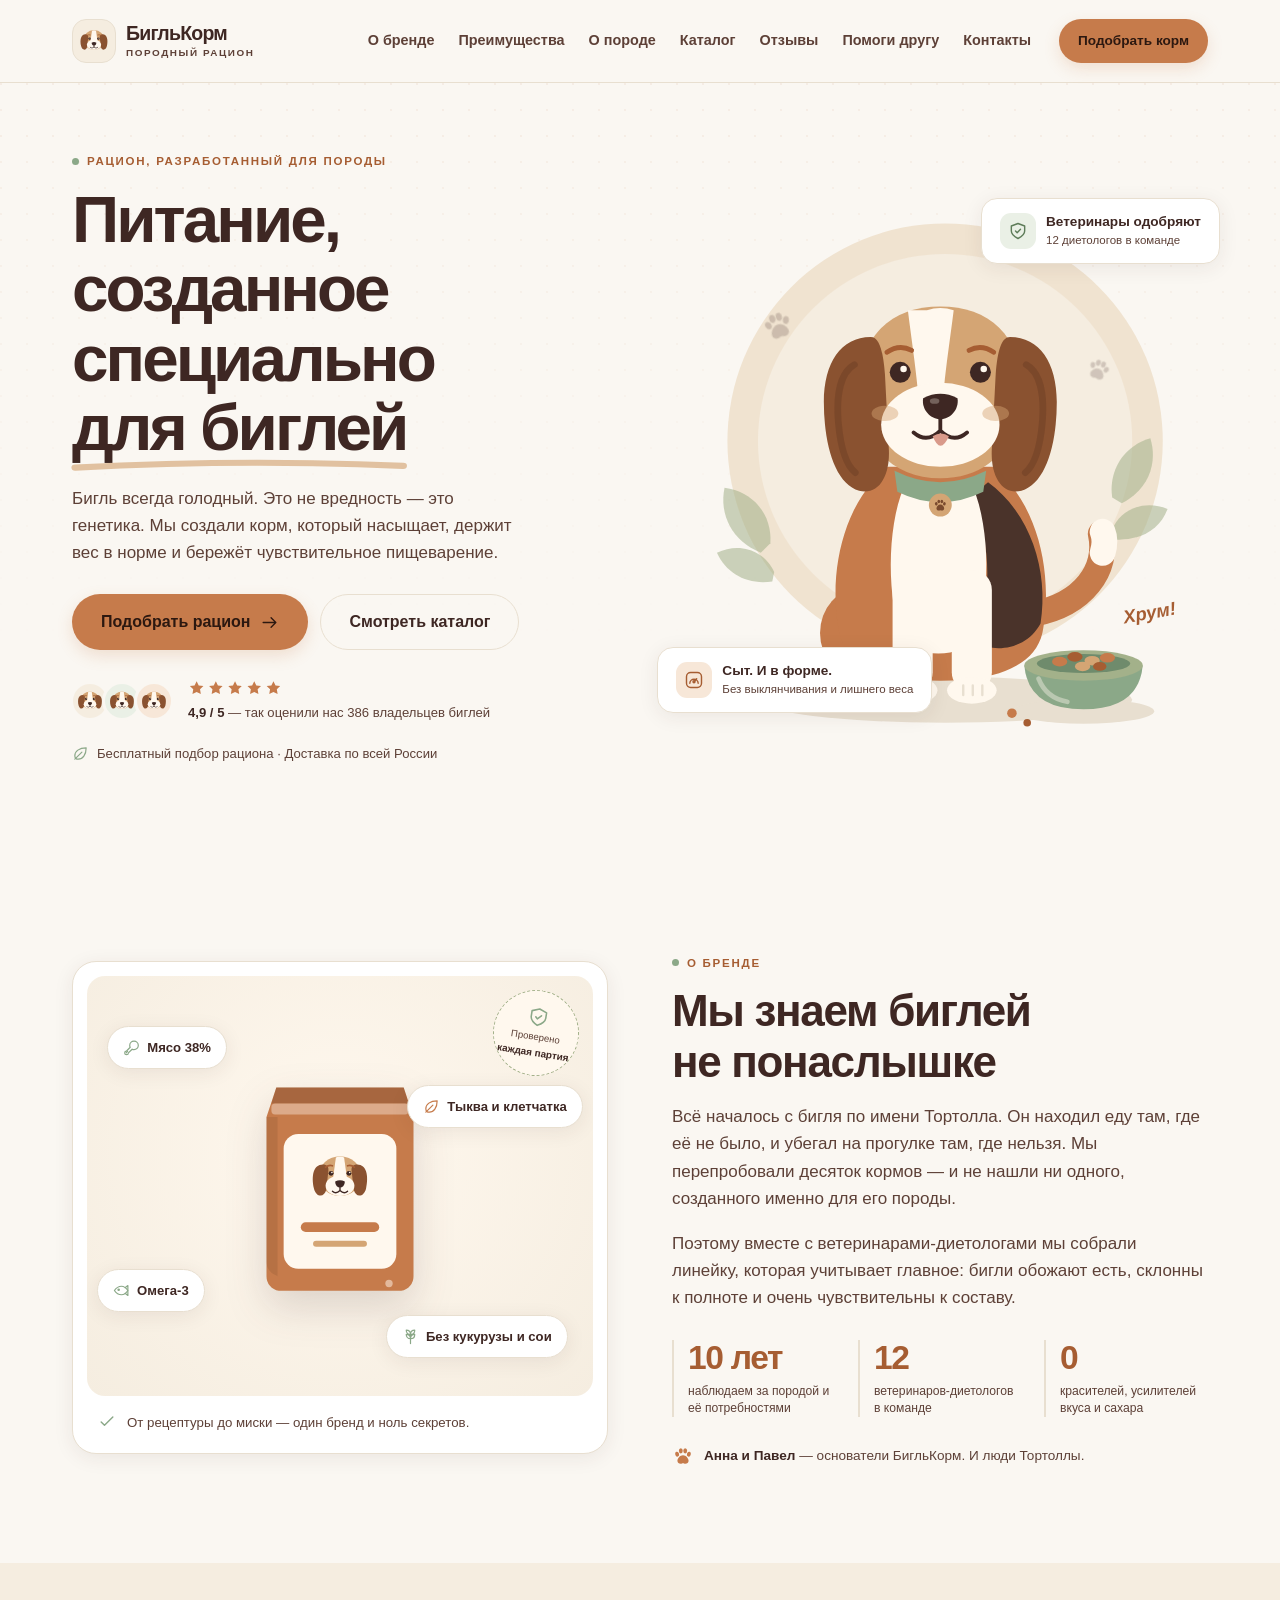
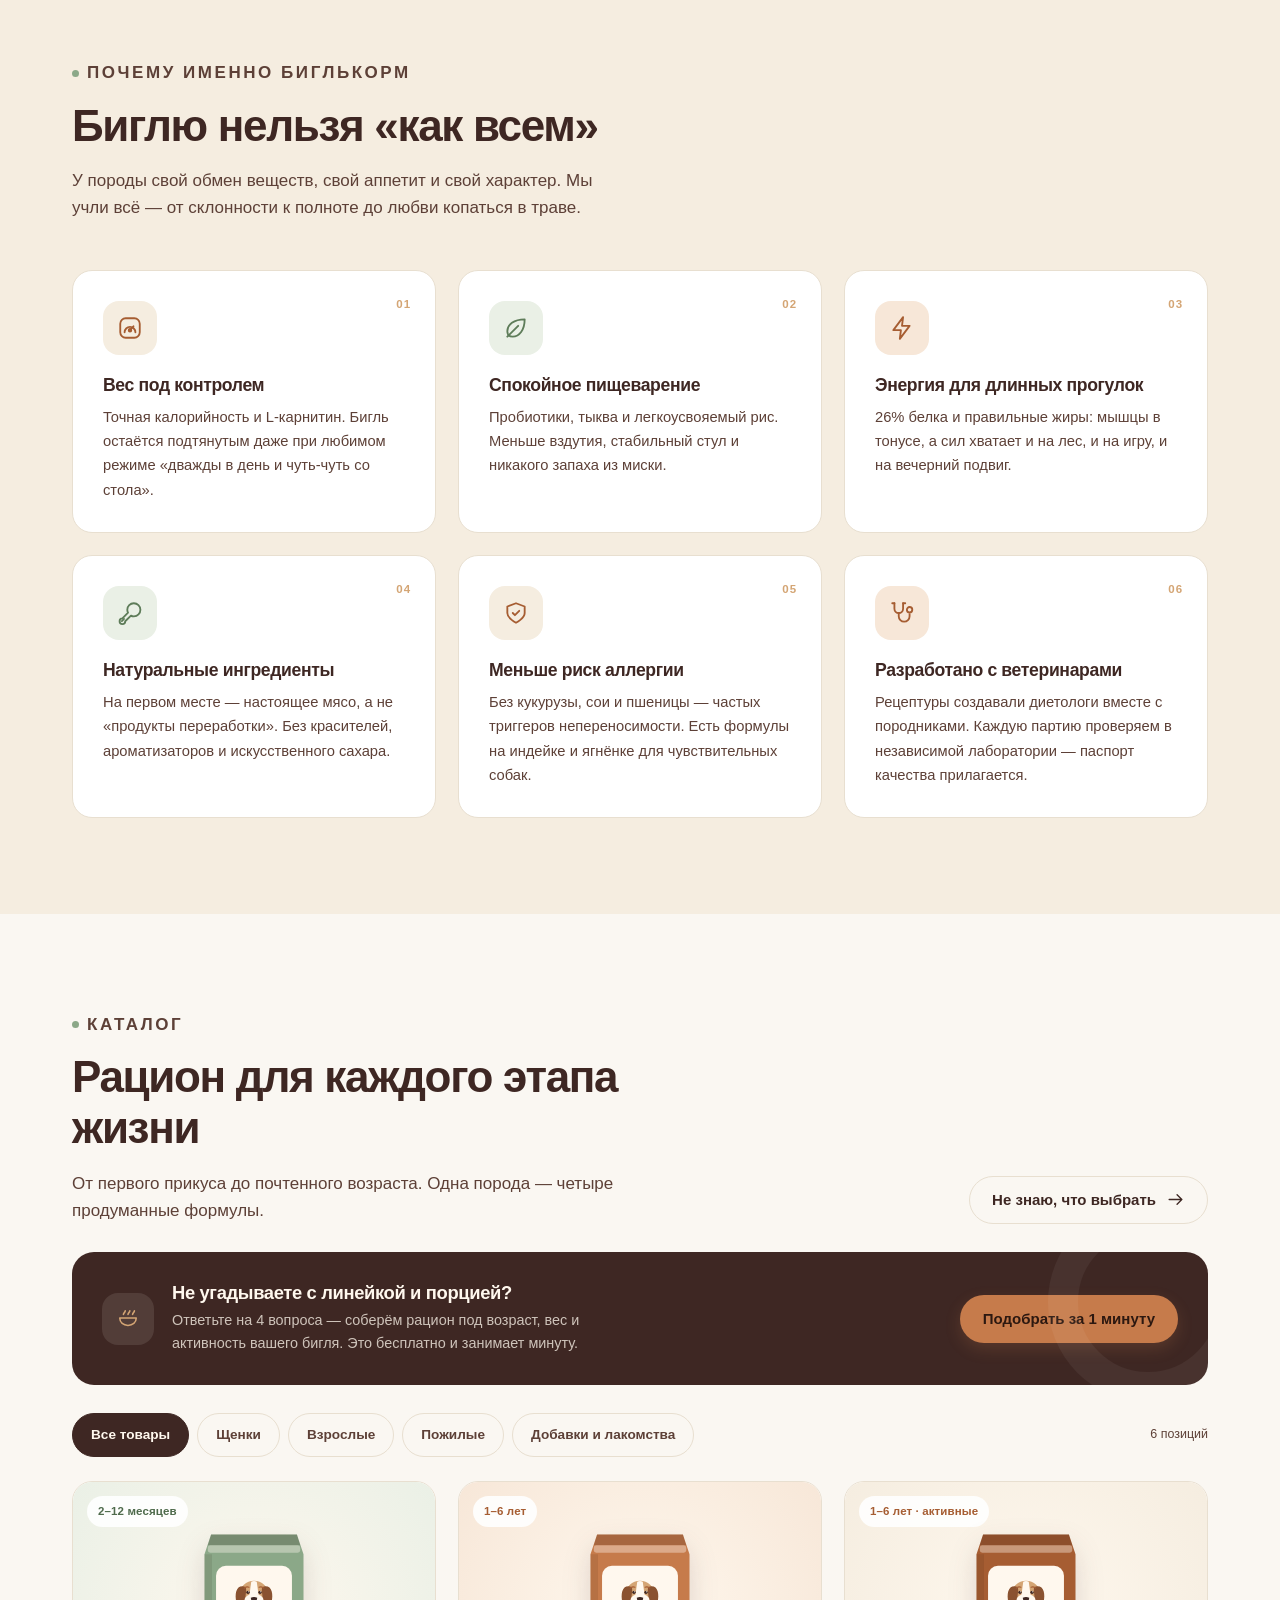
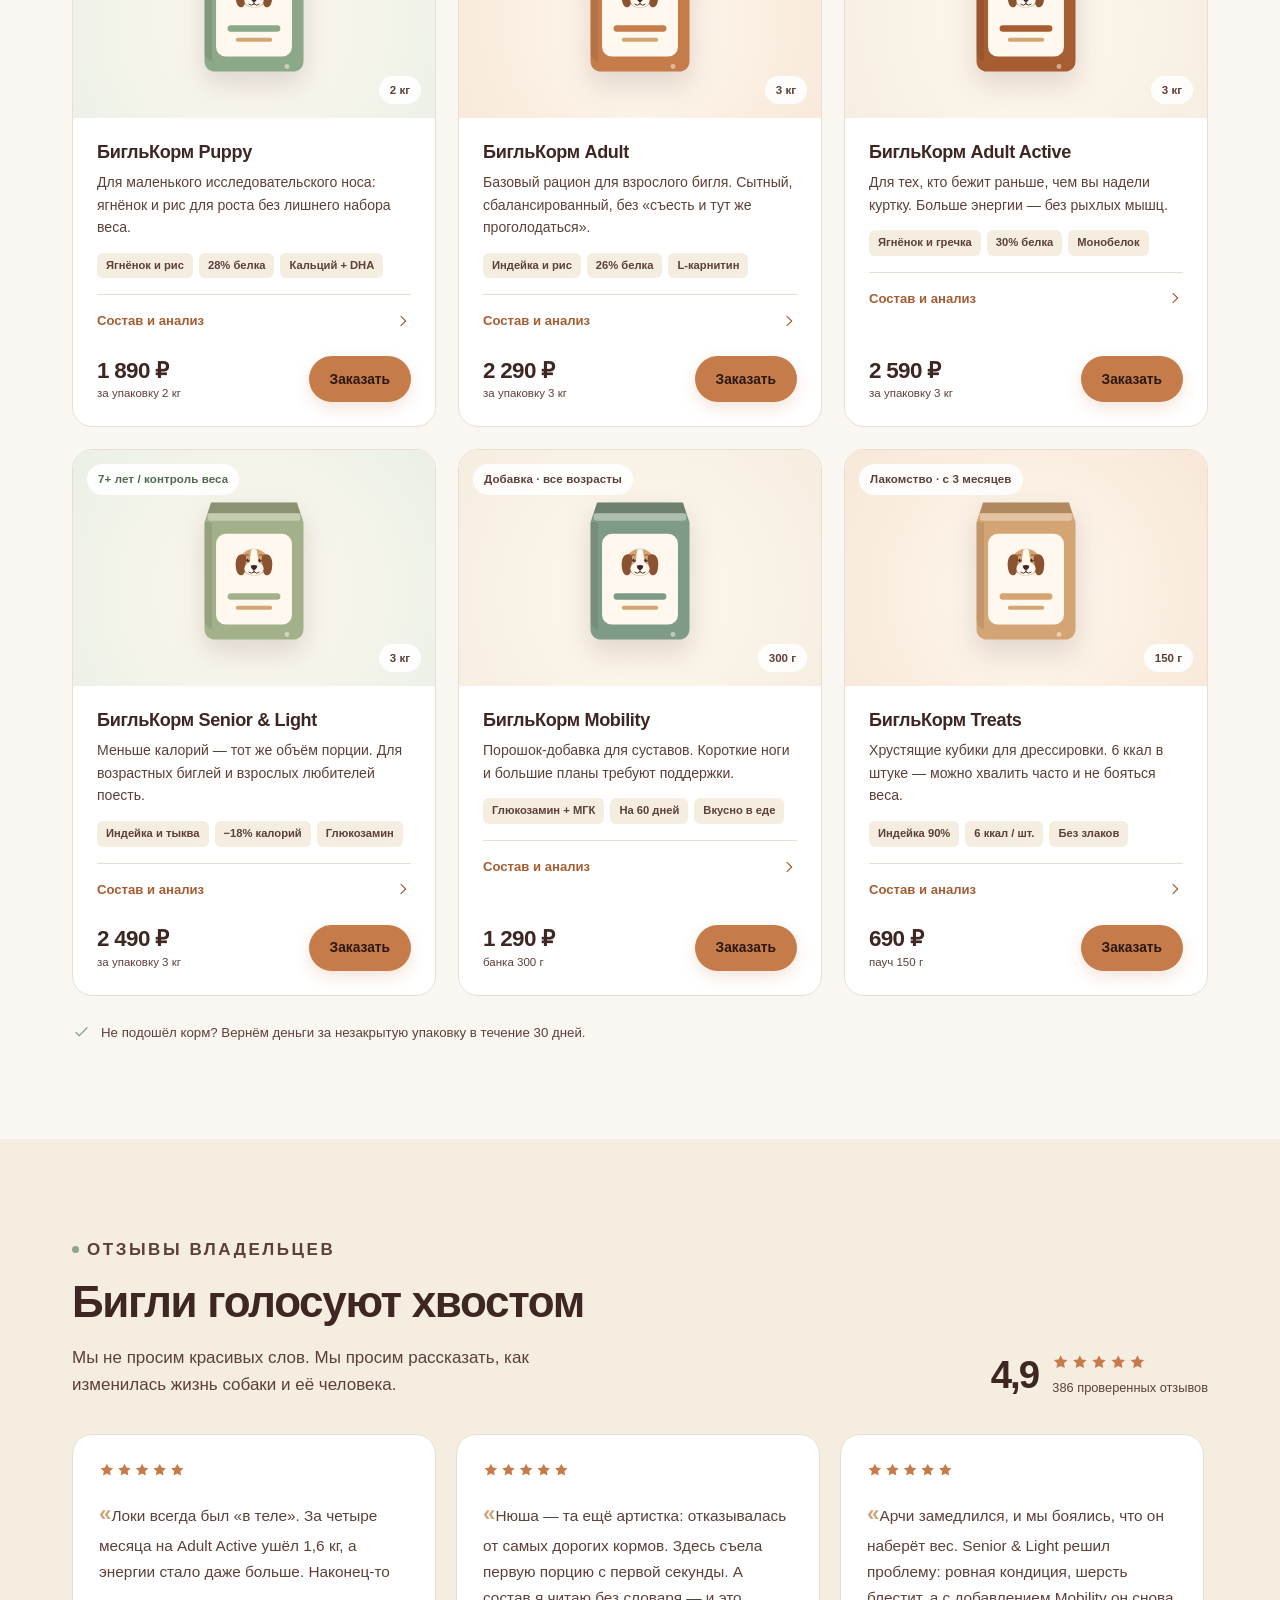
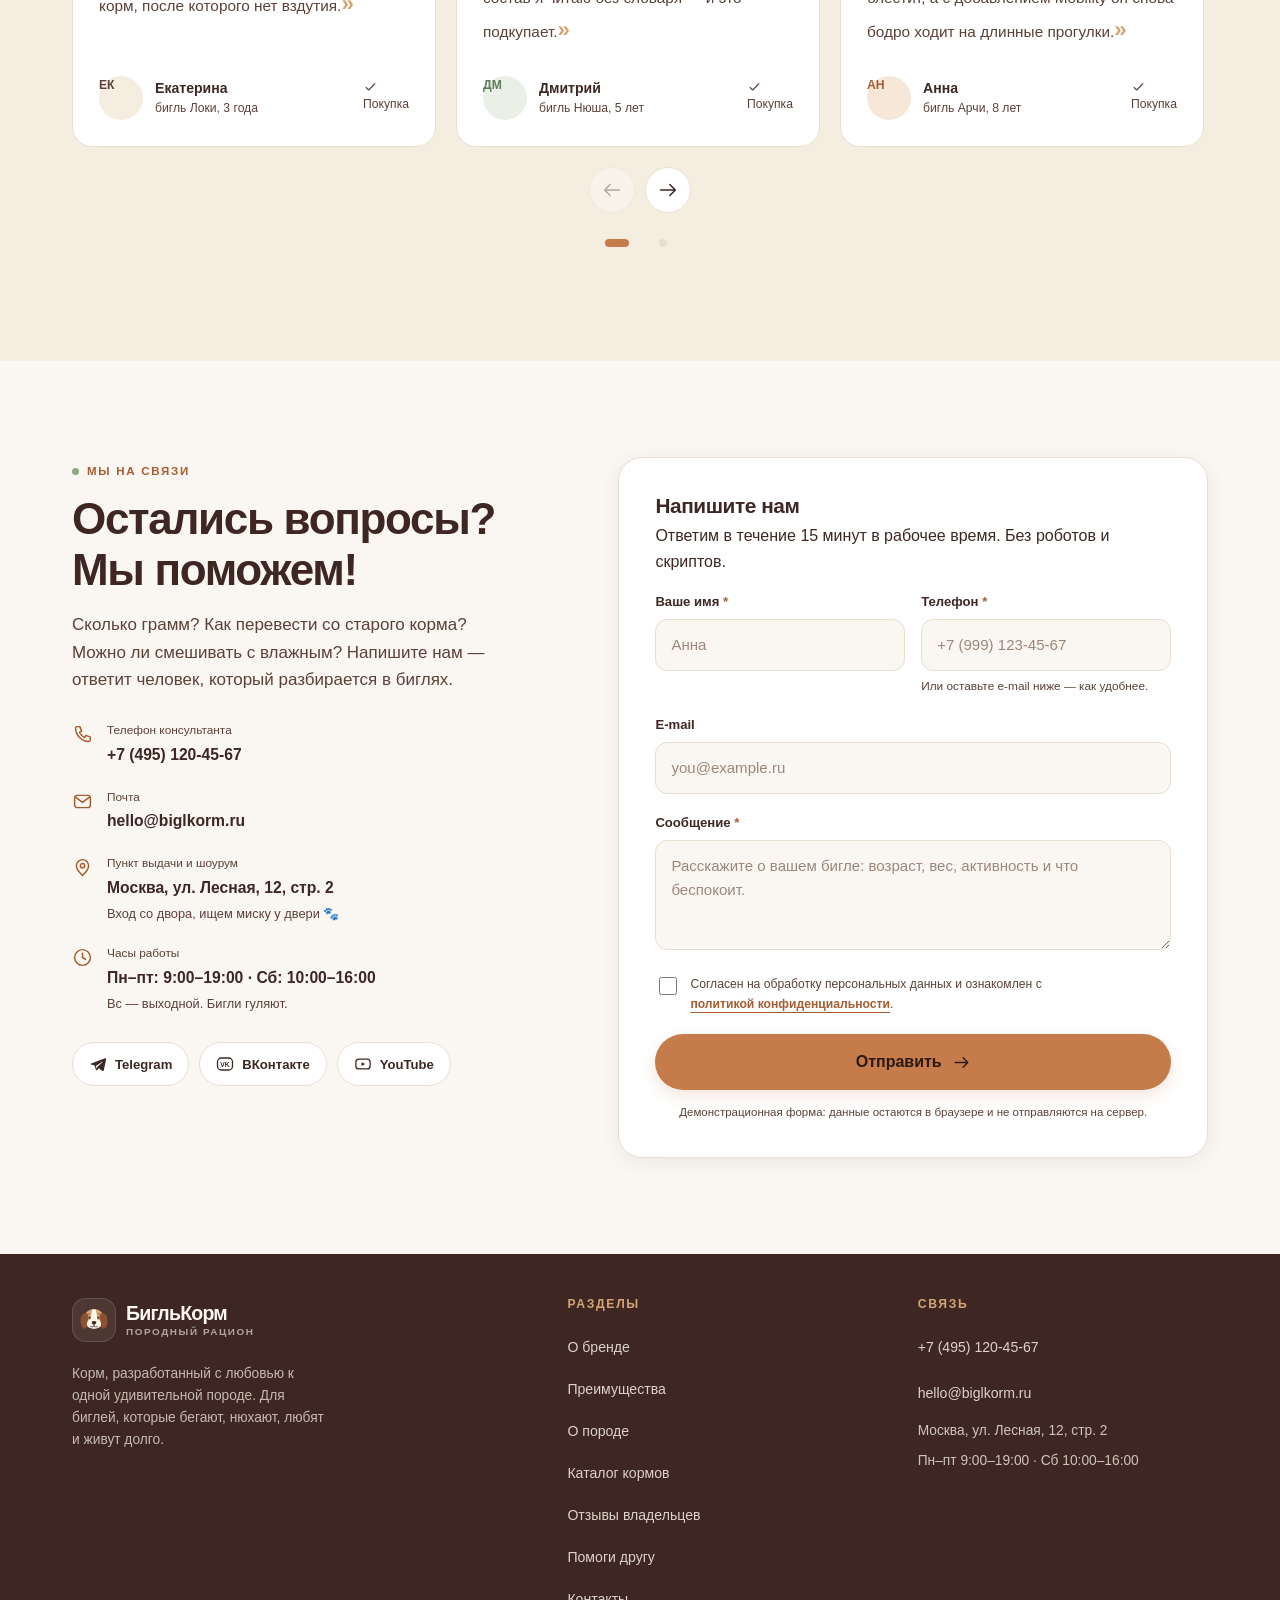
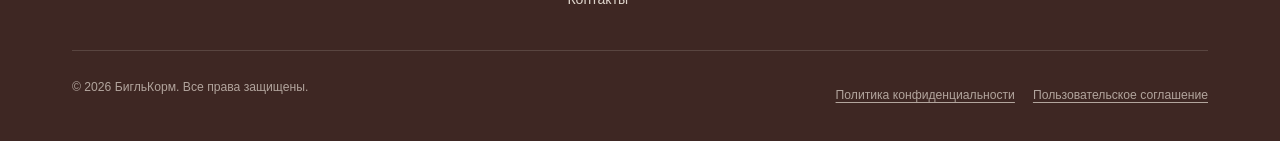
<file: app/index.html>
<!DOCTYPE html>
<html lang="ru">
<head>
<meta charset="UTF-8">
<meta name="viewport" content="width=device-width, initial-scale=1">
<meta name="theme-color" content="#FAF7F2">
<meta name="description" content="БигльКорм — породный рацион для биглей. Корма для щенков, взрослых и пожилых собак, разработанные совместно с ветеринарами-диетологами. Бесподбор рациона под вес и активность.">
<title>БигльКорм — питание, созданное специально для биглей</title>
<link rel="icon" type="image/svg+xml" href="data:image/svg+xml,%3Csvg xmlns='http://www.w3.org/2000/svg' viewBox='0 0 100 100'%3E%3Ccircle cx='50' cy='47' r='31' fill='%23D4A574'/%3E%3Cellipse cx='37' cy='43' rx='3.6' ry='3.6' fill='%233E2723'/%3E%3Cellipse cx='63' cy='43' rx='3.6' ry='3.6' fill='%233E2723'/%3E%3Cpath d='M50 64v4' stroke='%233E2723' stroke-width='3' stroke-linecap='round'/%3E%3C/svg%3E">
<link rel="stylesheet" href="css/styles.css">
</head>

<body>
<a class="skip-link" href="#main">Перейти к содержимому</a>

<!-- ============================================================
     INLINE SVG-СПРАЙТ: иконки, мордочка бигля, упаковка корма
     ============================================================ -->
<svg width="0" height="0" style="position:absolute;overflow:hidden" aria-hidden="true" xmlns="http://www.w3.org/2000/svg">
<defs>

  <symbol id="i-paw" viewBox="0 0 24 24">
    <g fill="currentColor" stroke="none">
      <ellipse cx="5.6" cy="10" rx="2.1" ry="2.7" transform="rotate(-18 5.6 10)"/>
      <ellipse cx="9.6" cy="6.4" rx="2.1" ry="2.8"/>
      <ellipse cx="14.4" cy="6.4" rx="2.1" ry="2.8"/>
      <ellipse cx="18.4" cy="10" rx="2.1" ry="2.7" transform="rotate(18 18.4 10)"/>
      <path d="M12 11.2c-3.1 0-6.1 3.3-6.1 6.1 0 2 1.6 3.2 3.6 3.2 1.1 0 1.7-.5 2.5-.5s1.4.5 2.5.5c2 0 3.6-1.2 3.6-3.2 0-2.8-3-6.1-6.1-6.1Z"/>
    </g>
  </symbol>

  <symbol id="i-leaf" viewBox="0 0 24 24">
    <path d="M20 4C10 4 4 9 4 15c0 3 2 5 5 5 6 0 11-6 11-16Z"/>
    <path d="M4 20 14 10"/>
  </symbol>

  <symbol id="i-scale" viewBox="0 0 24 24">
    <rect x="3" y="3" width="18" height="18" rx="5"/>
    <path d="M7 16a5 5 0 0 1 10 0"/>
    <path d="m12 14 3.2-3.6"/>
    <circle cx="12" cy="14" r="1.2"/>
  </symbol>

  <symbol id="i-bolt" viewBox="0 0 24 24">
    <path d="M13 2 4 14h7l-1 8 9-12h-7l1-8Z"/>
  </symbol>

  <symbol id="i-shield" viewBox="0 0 24 24">
    <path d="M12 3 4 6v6c0 5 8 9 8 9s8-4 8-9V6l-8-3Z"/>
    <path d="m9 12 2 2 4-4"/>
  </symbol>

  <symbol id="i-heart" viewBox="0 0 24 24">
    <path d="M12 20s-7-4.6-7-10a4 4 0 0 1 7-2.6A4 4 0 0 1 19 10c0 5.4-7 10-7 10Z"/>
  </symbol>

  <symbol id="i-stethoscope" viewBox="0 0 24 24">
    <path d="M5 3v5a4 4 0 0 0 8 0V3"/>
    <path d="M5 3H3m10 0h2"/>
    <path d="M9 12v3a5 5 0 0 0 10 0v-2"/>
    <circle cx="19" cy="9" r="2.5"/>
  </symbol>

  <symbol id="i-bowl" viewBox="0 0 24 24">
    <path d="M3 11h18c0 5-4 8-9 8s-9-3-9-8Z"/>
    <path d="M7 7c0-2 2-2 2-4M12 7c0-2 2-2 2-4M17 7c0-2 2-2 2-4"/>
  </symbol>

  <symbol id="i-joints" viewBox="0 0 24 24">
    <circle cx="6.5" cy="6.5" r="3.5"/>
    <circle cx="17.5" cy="17.5" r="3.5"/>
    <path d="m9 9 6 6"/>
    <path d="M15 5h5M17.5 2.5v5M4 15v5M1.5 17.5h5"/>
  </symbol>

  <symbol id="i-meat" viewBox="0 0 24 24">
    <path d="M15.5 3a6 6 0 0 0-6 6c0 1 .2 1.9.7 2.7L5 17a2.6 2.6 0 1 0 2.6 2.6l5.3-5.2c.8.5 1.7.7 2.7.7a6 6 0 0 0-.1-12.1Z"/>
    <path d="m4.5 19.5 2-2"/>
  </symbol>

  <symbol id="i-fish" viewBox="0 0 24 24">
    <path d="M2 12s4-6 10-6c4 0 7 3 9 6-2 3-5 6-9 6-6 0-10-6-10-6Z"/>
    <path d="m17 8 4-3v14l-4-3"/>
    <circle cx="8" cy="11" r="1"/>
  </symbol>

  <symbol id="i-wheat" viewBox="0 0 24 24">
    <path d="M12 22V9"/>
    <path d="M12 9C8 9 6 6 6 3c4 0 6 3 6 6Zm0 0c4 0 6-3 6-6-4 0-6 3-6 6Zm0 6c-4 0-6-3-6-6 4 0 6 3 6 6Zm0 0c4 0 6-3 6-6-4 0-6 3-6 6Z"/>
  </symbol>

  <symbol id="i-check" viewBox="0 0 24 24">
    <path d="m5 12 4 4L19 6"/>
  </symbol>

  <symbol id="i-arrow" viewBox="0 0 24 24">
    <path d="M4 12h16M14 6l6 6-6 6"/>
  </symbol>

  <symbol id="i-chevron" viewBox="0 0 24 24">
    <path d="m9 5 7 7-7 7"/>
  </symbol>

  <symbol id="i-close" viewBox="0 0 24 24">
    <path d="M6 6l12 12M18 6 6 18"/>
  </symbol>

  <symbol id="i-plus" viewBox="0 0 24 24">
    <path d="M12 5v14M5 12h14"/>
  </symbol>

  <symbol id="i-minus" viewBox="0 0 24 24">
    <path d="M5 12h14"/>
  </symbol>

  <symbol id="i-star" viewBox="0 0 24 24">
    <path fill="currentColor" stroke="none" d="m12 2.5 2.9 5.9 6.5.9-4.7 4.6 1.1 6.5L12 17.4l-5.8 3 1.1-6.5L2.6 9.3l6.5-.9L12 2.5Z"/>
  </symbol>

  <symbol id="i-stars" viewBox="0 0 100 20">
    <use href="#i-star" x="0"  y="1" width="18" height="18"/>
    <use href="#i-star" x="20" y="1" width="18" height="18"/>
    <use href="#i-star" x="40" y="1" width="18" height="18"/>
    <use href="#i-star" x="60" y="1" width="18" height="18"/>
    <use href="#i-star" x="80" y="1" width="18" height="18"/>
  </symbol>

  <symbol id="i-phone" viewBox="0 0 24 24">
    <path d="M6 3h3l2 5-2.5 1.5a12 12 0 0 0 6 6L16 13l5 2v3a2 2 0 0 1-2 2A16 16 0 0 1 4 5a2 2 0 0 1 2-2Z"/>
  </symbol>

  <symbol id="i-mail" viewBox="0 0 24 24">
    <rect x="3" y="5" width="18" height="14" rx="3"/>
    <path d="m4 7 8 6 8-6"/>
  </symbol>

  <symbol id="i-pin" viewBox="0 0 24 24">
    <path d="M12 21s7-6.3 7-11a7 7 0 1 0-14 0c0 4.7 7 11 7 11Z"/>
    <circle cx="12" cy="10" r="2.5"/>
  </symbol>

  <symbol id="i-clock" viewBox="0 0 24 24">
    <circle cx="12" cy="12" r="9"/>
    <path d="M12 7v5l3.5 2"/>
  </symbol>

  <symbol id="i-telegram" viewBox="0 0 24 24">
    <path fill="currentColor" stroke="none" d="M21.5 4.3 2.9 11.2c-1.2.5-1.2 1.1-.2 1.4l4.7 1.5 1.8 5.5c.2.6.4.8.9.8.4 0 .6-.2.9-.5l2.3-2.2 4.7 3.5c.9.5 1.5.2 1.7-.8l3.1-14.5c.3-1.2-.4-1.8-1.3-1.6ZM9.2 14.5l8.6-5.4c.4-.2.8-.1.5.2l-7.4 6.7-.3 3-1.4-4.5Z"/>
  </symbol>

  <symbol id="i-vk" viewBox="0 0 24 24">
    <rect x="2" y="4" width="20" height="16" rx="5" fill="none" stroke="currentColor" stroke-width="1.7"/>
    <text x="12" y="15.5" text-anchor="middle" font-family="inherit" font-size="9" font-weight="800" fill="currentColor" stroke="none">VK</text>
  </symbol>

  <symbol id="i-youtube" viewBox="0 0 24 24">
    <rect x="2.5" y="5.5" width="19" height="13" rx="4"/>
    <path d="m10 9.5 5 2.5-5 2.5v-5Z" fill="currentColor" stroke="none"/>
  </symbol>

  <!-- Мордочка бигля: используется в логотипе, аватарах и на упаковке -->
  <symbol id="beagle-face" viewBox="0 0 100 100">
    <ellipse cx="50" cy="47" rx="31" ry="29" fill="#D4A574"/>
    <path d="M25 30C11 30 8 47 12 65c3 13 15 14 18 2l3-27c1-7-2-10-8-10Z" fill="#8A5230"/>
    <path d="M75 30c14 0 17 17 13 35-3 13-15 14-18 2l-3-27c-1-7 2-10 8-10Z" fill="#8A5230"/>
    <path d="M44 20q6-3 12 0l5 37q-11 8-22 0l5-37Z" fill="#FFF8EE"/>
    <ellipse cx="50" cy="61" rx="21" ry="15" fill="#FFF8EE"/>
    <circle cx="37" cy="43" r="3.6" fill="#3E2723"/>
    <circle cx="63" cy="43" r="3.6" fill="#3E2723"/>
    <circle cx="38.2" cy="41.8" r="1.2" fill="#FFF8EE"/>
    <circle cx="64.2" cy="41.8" r="1.2" fill="#FFF8EE"/>
    <path d="M43 55q7-4 14 0c0 6-4 9-7 9s-7-3-7-9Z" fill="#3E2723"/>
    <path d="M50 64v4m0 0q-6 6-11 1m11-1q6 6 11 1" fill="none" stroke="#3E2723" stroke-width="2" stroke-linecap="round"/>
    <path d="M29 34q5-4 10-2M61 32q5-2 10 2" fill="none" stroke="#A65D32" stroke-width="2.4" stroke-linecap="round"/>
  </symbol>

  <!-- Упаковка корма: цвет задаётся через currentColor -->
  <symbol id="bag" viewBox="0 0 160 200">
    <path d="M28 20h104l8 24v130a12 12 0 0 1-10 12H30a12 12 0 0 1-10-12V44l8-24Z" fill="currentColor"/>
    <path d="M28 20h104l4 13H24l4-13Z" fill="#2C1810" opacity=".2"/>
    <rect x="24" y="33" width="112" height="9" rx="3" fill="#FFF8EE" opacity=".38"/>
    <path d="M20 44h9v130H30a12 12 0 0 1-10-12V44Z" fill="#2C1810" opacity=".1"/>
    <rect x="34" y="58" width="92" height="110" rx="12" fill="#FFF8EE"/>
    <use href="#beagle-face" x="52" y="66" width="56" height="56"/>
    <rect x="48" y="130" width="64" height="8" rx="4" fill="currentColor"/>
    <rect x="58" y="145" width="44" height="5" rx="2.5" fill="#D4A574"/>
    <circle cx="120" cy="180" r="3" fill="#FFF8EE" opacity=".5"/>
  </symbol>

</defs>
</svg>

<!-- ============================================================
     БЛОК 1. ШАПКА / НАВИГАЦИЯ
     ============================================================ -->
<header class="site-header" id="top">
  <div class="container header-inner">
    <a class="logo" href="#top" aria-label="БигльКорм — на главную">
      <span class="logo-mark">
        <svg class="logo-face" viewBox="0 0 100 100" aria-hidden="true"><use href="#beagle-face"/></svg>
      </span>
      <span class="logo-text">БигльКорм<span class="logo-sub">породный рацион</span></span>
    </a>

    <nav class="nav" id="nav" aria-label="Основная навигация">
      <a href="#about">О бренде</a>
      <a href="#benefits">Преимущества</a>
      <a href="breed.html">О породе</a>
      <a href="#catalog">Каталог</a>
      <a href="#reviews">Отзывы</a>
      <a href="help.html">Помоги другу</a>
      <a href="#contacts">Контакты</a>
    </nav>

    <button class="btn btn--primary header-cta" type="button" data-quiz>Подобрать корм</button>

    <button class="burger" id="burger" type="button" aria-label="Открыть меню" aria-expanded="false" aria-controls="nav">
      <span></span><span></span><span></span>
    </button>
  </div>
</header>

<main id="main">

  <!-- ==========================================================
       БЛОК 2. HERO
       ========================================================== -->
  <section class="hero" id="hero" aria-labelledby="hero-title">
    <div class="container hero-grid">

      <div class="hero-copy">
        <p class="eyebrow"><span class="dot" aria-hidden="true"></span>Рацион, разработанный для породы</p>

        <h1 id="hero-title">Питание, созданное специально <span class="underline">для биглей<svg viewBox="0 0 300 16" preserveAspectRatio="none" aria-hidden="true"><path d="M3 11Q150 1 297 9" fill="none" stroke="#D4A574" stroke-width="7" stroke-linecap="round" opacity=".65"/></svg></span></h1>

        <p class="hero-lead">Бигль всегда голодный. Это не вредность — это генетика. Мы создали корм, который насыщает, держит вес в норме и бережёт чувствительное пищеварение.</p>

        <div class="hero-actions">
          <button class="btn btn--primary btn--lg" type="button" data-quiz>
            Подобрать рацион
            <svg class="icon" viewBox="0 0 24 24" aria-hidden="true"><use href="#i-arrow"/></svg>
          </button>
          <a class="btn btn--ghost btn--lg" href="#catalog">Смотреть каталог</a>
        </div>

        <div class="hero-trust">
          <div class="avatar-stack" aria-hidden="true">
            <span><svg viewBox="0 0 100 100"><use href="#beagle-face"/></svg></span>
            <span><svg viewBox="0 0 100 100"><use href="#beagle-face"/></svg></span>
            <span><svg viewBox="0 0 100 100"><use href="#beagle-face"/></svg></span>
          </div>
          <div>
            <svg class="stars-icon" viewBox="0 0 100 20" role="img" aria-label="Рейтинг 4,9 из 5"><use href="#i-stars"/></svg>
            <p><strong>4,9 / 5</strong> — так оценили нас 386 владельцев биглей</p>
          </div>
        </div>

        <p class="hero-note">
          <svg class="icon" viewBox="0 0 24 24" aria-hidden="true"><use href="#i-leaf"/></svg>
          Бесплатный подбор рациона · Доставка по всей России
        </p>
      </div>

      <!-- Тёплая авторская иллюстрация бигля с миской -->
      <div class="hero-art">
        <svg class="hero-scene" viewBox="0 0 560 600" role="img" aria-labelledby="scene-title">
          <title id="scene-title">Иллюстрация: рыже-бело-коричневый бигль сидит рядом с полной миской корма</title>

          <!-- Фон -->
          <circle cx="285" cy="285" r="228" fill="#F0E3D0"/>
          <circle cx="285" cy="285" r="196" fill="#F5EDE0"/>

          <!-- Листья -->
          <g fill="#A3B18A" opacity=".55">
            <path d="M92 402c-30-12-44-40-38-68 30 4 50 28 48 58Z"/>
            <path d="M104 432c-26 4-48-8-58-30 24-12 50-2 60 20Z"/>
            <path d="M470 350c28-14 38-42 30-68-28 8-44 34-40 62Z"/>
            <path d="M462 388c26 2 48-10 56-32-24-10-50 0-58 22Z"/>
          </g>

          <!-- Следы лап -->
          <g fill="#C67B4B" opacity=".2">
            <use href="#i-paw" x="92" y="146" width="36" height="36" transform="rotate(-18 110 164)"/>
            <use href="#i-paw" x="432" y="196" width="28" height="28" transform="rotate(20 446 210)"/>
          </g>

          <!-- Тень -->
          <ellipse cx="285" cy="556" rx="196" ry="24" fill="#E8DFD0"/>

          <!-- Хвост -->
          <path d="M378 466c52-10 78-46 70-84" fill="none" stroke="#C67B4B" stroke-width="27" stroke-linecap="round"/>
          <path d="M450 402c3-10 2-17 0-22" fill="none" stroke="#FFF8EE" stroke-width="27" stroke-linecap="round"/>

          <!-- Задняя лапа и бедро -->
          <ellipse cx="196" cy="486" rx="42" ry="47" fill="#C67B4B"/>
          <path d="M166 518c-15 0-25 9-25 19s11 16 27 16h22v-35Z" fill="#FFF8EE"/>

          <!-- Корпус -->
          <path d="M225 312c-45 36-62 106-52 168 5 40 47 56 107 56s103-16 108-56c10-62-8-132-53-168Z" fill="#C67B4B"/>

          <!-- Тёмное седло -->
          <path d="M330 328c44 32 64 92 55 148-14 26-46 32-68 20 20-56 14-116-6-152Z" fill="#4A332A"/>

          <!-- Белая грудка -->
          <path d="M245 326c-20 40-22 112-7 162 14 26 66 26 80 0 16-50 13-122-7-162-20 16-46 16-66 0Z" fill="#FFF8EE"/>

          <!-- Передние лапы -->
          <rect x="230" y="420" width="42" height="128" rx="21" fill="#FFF8EE"/>
          <rect x="292" y="420" width="42" height="128" rx="21" fill="#FFF8EE"/>
          <ellipse cx="251" cy="546" rx="26" ry="14" fill="#FFF8EE"/>
          <ellipse cx="313" cy="546" rx="26" ry="14" fill="#FFF8EE"/>
          <g stroke="#E8DFD0" stroke-width="2.5" stroke-linecap="round">
            <path d="M242 541v10M252 541v10M262 541v10"/>
            <path d="M304 541v10M314 541v10M324 541v10"/>
          </g>

          <!-- Ошейник -->
          <path d="M232 316q48 24 96 0l-3 22q-45 22-90 0Z" fill="#8BA888"/>
          <circle cx="280" cy="352" r="12" fill="#D4A574"/>
          <use href="#i-paw" x="272" y="344" width="16" height="16" style="color:#7A4A2E"/>

          <!-- Голова -->
          <path d="M195 232c0-58 34-88 85-88s85 30 85 88c0 56-34 92-85 92s-85-36-85-92Z" fill="#D4A574"/>

          <!-- Белая проточина -->
          <path d="M266 148q14-5 28 0c-4 32-8 58-10 80 8 18 6 44-4 58q-10 8-20 0c-10-14-12-40-4-58-2-22-6-48-10-80Z" fill="#FFF8EE"/>

          <!-- Уши -->
          <path d="M207 176c-31 0-49 27-49 68 0 45 12 86 37 93 20 5 33-15 31-45l-4-77c-2-25-6-39-15-39Z" fill="#8A5230"/>
          <path d="M353 176c31 0 49 27 49 68 0 45-12 86-37 93-20 5-33-15-31-45l4-77c2-25 6-39 15-39Z" fill="#8A5230"/>
          <path d="M190 205c-14 8-19 30-17 58 2 26 8 47 18 55" fill="none" stroke="#6E3F24" stroke-width="7" stroke-linecap="round" opacity=".5"/>
          <path d="M370 205c14 8 19 30 17 58-2 26-8 47-18 55" fill="none" stroke="#6E3F24" stroke-width="7" stroke-linecap="round" opacity=".5"/>

          <!-- Морда -->
          <ellipse cx="280" cy="268" rx="62" ry="44" fill="#FFF8EE"/>
          <ellipse cx="222" cy="256" rx="14" ry="8" fill="#D4A574" opacity=".45"/>
          <ellipse cx="338" cy="256" rx="14" ry="8" fill="#D4A574" opacity=".45"/>

          <!-- Глаза -->
          <circle cx="238" cy="213" r="11" fill="#3E2723"/>
          <circle cx="322" cy="213" r="11" fill="#3E2723"/>
          <circle cx="241.5" cy="209.5" r="3.4" fill="#FFF8EE"/>
          <circle cx="325.5" cy="209.5" r="3.4" fill="#FFF8EE"/>
          <path d="M224 192q13-9 26-2M310 190q13-7 26 2" fill="none" stroke="#A65D32" stroke-width="5" stroke-linecap="round"/>

          <!-- Нос и улыбка -->
          <path d="M262 240q18-9 36 0c2 12-8 22-18 22s-20-10-18-22Z" fill="#3E2723"/>
          <ellipse cx="274" cy="243" rx="5" ry="3" fill="#FFF8EE" opacity=".28"/>
          <path d="M280 262v12m0 0q-14 14-28 2m28-2q14 14 28 2" fill="none" stroke="#3E2723" stroke-width="4" stroke-linecap="round"/>
          <path d="M272 280q8 20 17 0-8-6-17 0Z" fill="#D99A8A"/>

          <!-- Миска -->
          <ellipse cx="430" cy="568" rx="74" ry="13" fill="#E8DFD0"/>
          <path d="M368 520q4 46 62 46t62-46Z" fill="#8BA888"/>
          <ellipse cx="430" cy="520" rx="62" ry="16" fill="#A3B18A"/>
          <ellipse cx="430" cy="518" rx="49" ry="10" fill="#6F8B6C"/>
          <g>
            <ellipse cx="405" cy="516" rx="8" ry="5" fill="#C67B4B"/>
            <ellipse cx="421" cy="511" rx="8" ry="5" fill="#A65D32"/>
            <ellipse cx="439" cy="515" rx="8" ry="5" fill="#D4A574"/>
            <ellipse cx="455" cy="512" rx="8" ry="5" fill="#C67B4B"/>
            <ellipse cx="429" cy="521" rx="8" ry="5" fill="#D4A574"/>
            <ellipse cx="447" cy="521" rx="7" ry="4.5" fill="#A65D32"/>
          </g>
          <path d="M383 534q8 20 30 24" fill="none" stroke="#FFF8EE" stroke-width="5" stroke-linecap="round" opacity=".4"/>
          <circle cx="355" cy="570" r="5" fill="#C67B4B"/>
          <circle cx="371" cy="580" r="4" fill="#A65D32"/>
        </svg>

        <div class="hero-badge hero-badge--top">
          <span class="badge-icon"><svg class="icon" viewBox="0 0 24 24" aria-hidden="true"><use href="#i-shield"/></svg></span>
          <div><strong>Ветеринары одобряют</strong><small>12 диетологов в команде</small></div>
        </div>

        <div class="hero-badge hero-badge--bottom">
          <span class="badge-icon"><svg class="icon" viewBox="0 0 24 24" aria-hidden="true"><use href="#i-scale"/></svg></span>
          <div><strong>Сыт. И в форме.</strong><small>Без выклянчивания и лишнего веса</small></div>
        </div>

        <span class="hero-bubble" aria-hidden="true">Хрум!</span>
      </div>

    </div>
  </section>

  <!-- ==========================================================
       БЛОК 3. О БРЕНДЕ
       ========================================================== -->
  <section class="section about" id="about" aria-labelledby="about-title">
    <div class="container split">

      <div class="about-visual" data-reveal>
        <div class="lab-scene">
          <div class="lab-stamp">
            <svg class="icon" viewBox="0 0 24 24" aria-hidden="true"><use href="#i-shield"/></svg>
            Проверено<br><strong>каждая партия</strong>
          </div>

          <svg class="lab-bag" viewBox="0 0 160 200" role="img" aria-label="Упаковка корма БигльКорм"><use href="#bag"/></svg>

          <span class="ingredient ingredient--1">
            <svg class="icon" viewBox="0 0 24 24" aria-hidden="true"><use href="#i-meat"/></svg>Мясо 38%
          </span>
          <span class="ingredient ingredient--2">
            <svg class="icon" viewBox="0 0 24 24" aria-hidden="true"><use href="#i-leaf"/></svg>Тыква и клетчатка
          </span>
          <span class="ingredient ingredient--3">
            <svg class="icon" viewBox="0 0 24 24" aria-hidden="true"><use href="#i-fish"/></svg>Омега-3
          </span>
          <span class="ingredient ingredient--4">
            <svg class="icon" viewBox="0 0 24 24" aria-hidden="true"><use href="#i-wheat"/></svg>Без кукурузы и сои
          </span>
        </div>
        <div class="lab-caption">
          <svg class="icon" viewBox="0 0 24 24" aria-hidden="true"><use href="#i-check"/></svg>
          <p>От рецептуры до миски — один бренд и ноль секретов.</p>
        </div>
      </div>

      <div class="about-copy" data-reveal>
        <p class="eyebrow"><span class="dot" aria-hidden="true"></span>О бренде</p>
        <h2 id="about-title">Мы знаем биглей<br>не понаслышке</h2>

        <p class="lead">Всё началось с бигля по имени Тортолла. Он находил еду там, где её не было, и убегал на прогулке там, где нельзя. Мы перепробовали десяток кормов — и не нашли ни одного, созданного именно для его породы.</p>
        <p class="lead">Поэтому вместе с ветеринарами-диетологами мы собрали линейку, которая учитывает главное: бигли обожают есть, склонны к полноте и очень чувствительны к составу.</p>

        <div class="about-facts">
          <div class="fact"><strong>10 лет</strong><span>наблюдаем за породой и её потребностями</span></div>
          <div class="fact"><strong>12</strong><span>ветеринаров-диетологов в команде</span></div>
          <div class="fact"><strong>0</strong><span>красителей, усилителей вкуса и сахара</span></div>
        </div>

        <p class="signature">
          <svg class="icon" viewBox="0 0 24 24" aria-hidden="true"><use href="#i-paw"/></svg>
          <span><strong>Анна и Павел</strong> — основатели БигльКорм. И люди Тортоллы.</span>
        </p>
      </div>

    </div>
  </section>

  <!-- ==========================================================
       БЛОК 4. ПРЕИМУЩЕСТВА
       ========================================================== -->
  <section class="section section--sand benefits" id="benefits" aria-labelledby="benefits-title">
    <div class="container">

      <div class="section-head" data-reveal>
        <p class="eyebrow"><span class="dot" aria-hidden="true"></span>Почему именно БигльКорм</p>
        <h2 id="benefits-title">Биглю нельзя «как всем»</h2>
        <p>У породы свой обмен веществ, свой аппетит и свой характер. Мы учли всё — от склонности к полноте до любви копаться в траве.</p>
      </div>

      <div class="benefits-grid">
        <article class="benefit" data-reveal>
          <span class="card-index" aria-hidden="true">01</span>
          <div class="benefit-icon"><svg class="icon" viewBox="0 0 24 24" aria-hidden="true"><use href="#i-scale"/></svg></div>
          <h3>Вес под контролем</h3>
          <p>Точная калорийность и L-карнитин. Бигль остаётся подтянутым даже при любимом режиме «дважды в день и чуть-чуть со стола».</p>
        </article>

        <article class="benefit" data-reveal>
          <span class="card-index" aria-hidden="true">02</span>
          <div class="benefit-icon"><svg class="icon" viewBox="0 0 24 24" aria-hidden="true"><use href="#i-leaf"/></svg></div>
          <h3>Спокойное пищеварение</h3>
          <p>Пробиотики, тыква и легкоусвояемый рис. Меньше вздутия, стабильный стул и никакого запаха из миски.</p>
        </article>

        <article class="benefit" data-reveal>
          <span class="card-index" aria-hidden="true">03</span>
          <div class="benefit-icon"><svg class="icon" viewBox="0 0 24 24" aria-hidden="true"><use href="#i-bolt"/></svg></div>
          <h3>Энергия для длинных прогулок</h3>
          <p>26% белка и правильные жиры: мышцы в тонусе, а сил хватает и на лес, и на игру, и на вечерний подвиг.</p>
        </article>

        <article class="benefit" data-reveal>
          <span class="card-index" aria-hidden="true">04</span>
          <div class="benefit-icon"><svg class="icon" viewBox="0 0 24 24" aria-hidden="true"><use href="#i-meat"/></svg></div>
          <h3>Натуральные ингредиенты</h3>
          <p>На первом месте — настоящее мясо, а не «продукты переработки». Без красителей, ароматизаторов и искусственного сахара.</p>
        </article>

        <article class="benefit" data-reveal>
          <span class="card-index" aria-hidden="true">05</span>
          <div class="benefit-icon"><svg class="icon" viewBox="0 0 24 24" aria-hidden="true"><use href="#i-shield"/></svg></div>
          <h3>Меньше риск аллергии</h3>
          <p>Без кукурузы, сои и пшеницы — частых триггеров непереносимости. Есть формулы на индейке и ягнёнке для чувствительных собак.</p>
        </article>

        <article class="benefit" data-reveal>
          <span class="card-index" aria-hidden="true">06</span>
          <div class="benefit-icon"><svg class="icon" viewBox="0 0 24 24" aria-hidden="true"><use href="#i-stethoscope"/></svg></div>
          <h3>Разработано с ветеринарами</h3>
          <p>Рецептуры создавали диетологи вместе с породниками. Каждую партию проверяем в независимой лаборатории — паспорт качества прилагается.</p>
        </article>
      </div>

    </div>
  </section>

  <!-- ==========================================================
       БЛОК 5. КАТАЛОГ ПРОДУКЦИИ
       ========================================================== -->
  <section class="section catalog" id="catalog" aria-labelledby="catalog-title">
    <div class="container">

      <div class="catalog-head" data-reveal>
        <div class="section-head">
          <p class="eyebrow"><span class="dot" aria-hidden="true"></span>Каталог</p>
          <h2 id="catalog-title">Рацион для каждого этапа жизни</h2>
          <p>От первого прикуса до почтенного возраста. Одна порода — четыре продуманные формулы.</p>
        </div>
        <button class="btn btn--ghost" type="button" data-quiz>
          Не знаю, что выбрать
          <svg class="icon" viewBox="0 0 24 24" aria-hidden="true"><use href="#i-arrow"/></svg>
        </button>
      </div>

      <!-- Быстрый подбор рациона -->
      <div class="picker-strip" data-reveal>
        <div class="picker-icon"><svg class="icon" viewBox="0 0 24 24" aria-hidden="true"><use href="#i-bowl"/></svg></div>
        <div>
          <h3>Не угадываете с линейкой и порцией?</h3>
          <p>Ответьте на 4 вопроса — соберём рацион под возраст, вес и активность вашего бигля. Это бесплатно и занимает минуту.</p>
        </div>
        <button class="btn btn--primary" type="button" data-quiz>Подобрать за 1 минуту</button>
      </div>

      <!-- Фильтр по возрасту -->
      <div class="filter-bar" role="group" aria-label="Фильтр кормов по возрасту">
        <button class="filter-btn is-active" type="button" data-filter="all" aria-pressed="true">Все товары</button>
        <button class="filter-btn" type="button" data-filter="puppy" aria-pressed="false">Щенки</button>
        <button class="filter-btn" type="button" data-filter="adult" aria-pressed="false">Взрослые</button>
        <button class="filter-btn" type="button" data-filter="senior" aria-pressed="false">Пожилые</button>
        <button class="filter-btn" type="button" data-filter="extra" aria-pressed="false">Добавки и лакомства</button>
        <p class="filter-count" id="catalogCount" aria-live="polite">6 позиций</p>
      </div>

      <div class="products-grid" id="productsGrid">

        <!-- Puppy -->
        <article class="product" data-age="puppy" data-reveal>
          <div class="product-media" style="--tint:#EAF0E6;--bag:#8BA888">
            <span class="tag tag--green">2–12 месяцев</span>
            <svg class="bag" viewBox="0 0 160 200" role="img" aria-label="Упаковка БигльКорм Puppy"><use href="#bag"/></svg>
            <span class="weight-badge">2 кг</span>
          </div>
          <div class="product-body">
            <h3>БигльКорм Puppy</h3>
            <p class="product-desc">Для маленького исследовательского носа: ягнёнок и рис для роста без лишнего набора веса.</p>
            <ul class="product-facts"><li>Ягнёнок и рис</li><li>28% белка</li><li>Кальций + DHA</li></ul>
            <details class="composition">
              <summary>Состав и анализ<svg class="icon" viewBox="0 0 24 24" aria-hidden="true"><use href="#i-chevron"/></svg></summary>
              <div class="composition-content">
                <strong>Состав:</strong> дегидрированный ягнёнок 38%, рис 22%, овёс, животный жир, тыква, льняное семя, пробиотик FOS, глюкозамин.
                <ul>
                  <li>Белок — 28% · Жир — 16%</li>
                  <li>Клетчатка — 3,5% · Зола — 6,5%</li>
                  <li>395 ккал / 100 г</li>
                </ul>
              </div>
            </details>
            <div class="product-bottom">
              <div class="price"><strong>1 890 ₽</strong><small>за упаковку 2 кг</small></div>
              <button class="btn btn--primary" type="button" data-order="puppy">Заказать</button>
            </div>
          </div>
        </article>

        <!-- Adult -->
        <article class="product" data-age="adult" data-reveal>
          <div class="product-media" style="--tint:#F7E7D8;--bag:#C67B4B">
            <span class="tag tag--accent">1–6 лет</span>
            <svg class="bag" viewBox="0 0 160 200" role="img" aria-label="Упаковка БигльКорм Adult"><use href="#bag"/></svg>
            <span class="weight-badge">3 кг</span>
          </div>
          <div class="product-body">
            <h3>БигльКорм Adult</h3>
            <p class="product-desc">Базовый рацион для взрослого бигля. Сытный, сбалансированный, без «съесть и тут же проголодаться».</p>
            <ul class="product-facts"><li>Индейка и рис</li><li>26% белка</li><li>L-карнитин</li></ul>
            <details class="composition">
              <summary>Состав и анализ<svg class="icon" viewBox="0 0 24 24" aria-hidden="true"><use href="#i-chevron"/></svg></summary>
              <div class="composition-content">
                <strong>Состав:</strong> дегидрированная индейка 40%, рис 24%, овёс, утиный жир, тыква, цикорий, пробиотик MOS, омега-3.
                <ul>
                  <li>Белок — 26% · Жир — 14%</li>
                  <li>Клетчатка — 4,5% · Зола — 6%</li>
                  <li>365 ккал / 100 г</li>
                </ul>
              </div>
            </details>
            <div class="product-bottom">
              <div class="price"><strong>2 290 ₽</strong><small>за упаковку 3 кг</small></div>
              <button class="btn btn--primary" type="button" data-order="adult">Заказать</button>
            </div>
          </div>
        </article>

        <!-- Adult Active -->
        <article class="product" data-age="adult" data-reveal>
          <div class="product-media" style="--tint:#F5EDE0;--bag:#A65D32">
            <span class="tag tag--accent">1–6 лет · активные</span>
            <svg class="bag" viewBox="0 0 160 200" role="img" aria-label="Упаковка БигльКорм Adult Active"><use href="#bag"/></svg>
            <span class="weight-badge">3 кг</span>
          </div>
          <div class="product-body">
            <h3>БигльКорм Adult Active</h3>
            <p class="product-desc">Для тех, кто бежит раньше, чем вы надели куртку. Больше энергии — без рыхлых мышц.</p>
            <ul class="product-facts"><li>Ягнёнок и гречка</li><li>30% белка</li><li>Монобелок</li></ul>
            <details class="composition">
              <summary>Состав и анализ<svg class="icon" viewBox="0 0 24 24" aria-hidden="true"><use href="#i-chevron"/></svg></summary>
              <div class="composition-content">
                <strong>Состав:</strong> дегидрированный ягнёнок 42%, гречка 20%, животный жир, свёкла, водоросли, глюкозамин, хондроитин.
                <ul>
                  <li>Белок — 30% · Жир — 18%</li>
                  <li>Клетчатка — 3% · Зола — 7%</li>
                  <li>405 ккал / 100 г</li>
                </ul>
              </div>
            </details>
            <div class="product-bottom">
              <div class="price"><strong>2 590 ₽</strong><small>за упаковку 3 кг</small></div>
              <button class="btn btn--primary" type="button" data-order="active">Заказать</button>
            </div>
          </div>
        </article>

        <!-- Senior & Light -->
        <article class="product" data-age="senior" data-reveal>
          <div class="product-media" style="--tint:#EAF0E6;--bag:#A3B18A">
            <span class="tag tag--green">7+ лет / контроль веса</span>
            <svg class="bag" viewBox="0 0 160 200" role="img" aria-label="Упаковка БигльКорм Senior and Light"><use href="#bag"/></svg>
            <span class="weight-badge">3 кг</span>
          </div>
          <div class="product-body">
            <h3>БигльКорм Senior & Light</h3>
            <p class="product-desc">Меньше калорий — тот же объём порции. Для возрастных биглей и взрослых любителей поесть.</p>
            <ul class="product-facts"><li>Индейка и тыква</li><li>−18% калорий</li><li>Глюкозамин</li></ul>
            <details class="composition">
              <summary>Состав и анализ<svg class="icon" viewBox="0 0 24 24" aria-hidden="true"><use href="#i-chevron"/></svg></summary>
              <div class="composition-content">
                <strong>Состав:</strong> дегидрированная индейка 36%, тыква 12%, рис, овёс, клетчатка, льняное масло, глюкозамин, МГК.
                <ul>
                  <li>Белок — 27% · Жир — 9%</li>
                  <li>Клетчатка — 6% · Зола — 6%</li>
                  <li>310 ккал / 100 г</li>
                </ul>
              </div>
            </details>
            <div class="product-bottom">
              <div class="price"><strong>2 490 ₽</strong><small>за упаковку 3 кг</small></div>
              <button class="btn btn--primary" type="button" data-order="light">Заказать</button>
            </div>
          </div>
        </article>

        <!-- Mobility -->
        <article class="product" data-age="extra" data-reveal>
          <div class="product-media" style="--tint:#F5EDE0;--bag:#7E9B86">
            <span class="tag">Добавка · все возрасты</span>
            <svg class="bag" viewBox="0 0 160 200" role="img" aria-label="Упаковка добавки БигльКорм Mobility"><use href="#bag"/></svg>
            <span class="weight-badge">300 г</span>
          </div>
          <div class="product-body">
            <h3>БигльКорм Mobility</h3>
            <p class="product-desc">Порошок-добавка для суставов. Короткие ноги и большие планы требуют поддержки.</p>
            <ul class="product-facts"><li>Глюкозамин + МГК</li><li>На 60 дней</li><li>Вкусно в еде</li></ul>
            <details class="composition">
              <summary>Состав и анализ<svg class="icon" viewBox="0 0 24 24" aria-hidden="true"><use href="#i-chevron"/></svg></summary>
              <div class="composition-content">
                <strong>Состав:</strong> глюкозамин гидрохлорид, метилсульфонилметан (МСМ), гидролизованный коллаген, экстракт зелёногубчатой мидии.
                <ul>
                  <li>1 мерная ложка в день для собаки 10–14 кг</li>
                  <li>Курс — 2 месяца, затем перерыв 1 месяц</li>
                </ul>
              </div>
            </details>
            <div class="product-bottom">
              <div class="price"><strong>1 290 ₽</strong><small>банка 300 г</small></div>
              <button class="btn btn--primary" type="button" data-order="joints">Заказать</button>
            </div>
          </div>
        </article>

        <!-- Treats -->
        <article class="product" data-age="extra" data-reveal>
          <div class="product-media" style="--tint:#F7E7D8;--bag:#D4A574">
            <span class="tag">Лакомство · с 3 месяцев</span>
            <svg class="bag" viewBox="0 0 160 200" role="img" aria-label="Упаковка лакомств БигльКорм Treats"><use href="#bag"/></svg>
            <span class="weight-badge">150 г</span>
          </div>
          <div class="product-body">
            <h3>БигльКорм Treats</h3>
            <p class="product-desc">Хрустящие кубики для дрессировки. 6 ккал в штуке — можно хвалить часто и не бояться веса.</p>
            <ul class="product-facts"><li>Индейка 90%</li><li>6 ккал / шт.</li><li>Без злаков</li></ul>
            <details class="composition">
              <summary>Состав и анализ<svg class="icon" viewBox="0 0 24 24" aria-hidden="true"><use href="#i-chevron"/></svg></summary>
              <div class="composition-content">
                <strong>Состав:</strong> индейка 90%, растительный глицерин, розмарин.
                <ul>
                  <li>Белок — 38% · Жир — 12%</li>
                  <li>Не более 10% суточной калорийности рациона</li>
                </ul>
              </div>
            </details>
            <div class="product-bottom">
              <div class="price"><strong>690 ₽</strong><small>пауч 150 г</small></div>
              <button class="btn btn--primary" type="button" data-order="treats">Заказать</button>
            </div>
          </div>
        </article>

      </div>

      <p class="catalog-note">
        <svg class="icon" viewBox="0 0 24 24" aria-hidden="true"><use href="#i-check"/></svg>
        Не подошёл корм? Вернём деньги за незакрытую упаковку в течение 30 дней.
      </p>

    </div>
  </section>

  <!-- ==========================================================
       БЛОК 6. ОТЗЫВЫ ВЛАДЕЛЬЦЕВ
       ========================================================== -->
  <section class="section section--sand reviews" id="reviews" aria-labelledby="reviews-title">
    <div class="container">

      <div class="reviews-head" data-reveal>
        <div class="section-head" style="margin-bottom:0">
          <p class="eyebrow"><span class="dot" aria-hidden="true"></span>Отзывы владельцев</p>
          <h2 id="reviews-title">Бигли голосуют хвостом</h2>
          <p>Мы не просим красивых слов. Мы просим рассказать, как изменилась жизнь собаки и её человека.</p>
        </div>

        <div class="rating-summary">
          <div class="rating-number">4,9</div>
          <div>
            <svg class="stars-icon" viewBox="0 0 100 20" role="img" aria-label="5 из 5"><use href="#i-stars"/></svg>
            <p>386 проверенных отзывов</p>
          </div>
        </div>
      </div>

      <div class="reviews-track" id="reviewsTrack" tabindex="0" role="region" aria-label="Отзывы владельцев биглей. Листайте стрелками или свайпом.">

        <article class="review">
          <svg class="stars-icon" viewBox="0 0 100 20" role="img" aria-label="Оценка 5 из 5"><use href="#i-stars"/></svg>
          <blockquote>Локи всегда был «в теле». За четыре месяца на Adult Active ушёл 1,6 кг, а энергии стало даже больше. Наконец-то корм, после которого нет вздутия.</blockquote>
          <div class="review-person">
            <span class="review-avatar" aria-hidden="true">ЕК</span>
            <div><strong>Екатерина</strong><span>бигль Локи, 3 года</span></div>
            <span class="review-verified"><svg class="icon" viewBox="0 0 24 24" aria-hidden="true"><use href="#i-check"/></svg>Покупка</span>
          </div>
        </article>

        <article class="review">
          <svg class="stars-icon" viewBox="0 0 100 20" role="img" aria-label="Оценка 5 из 5"><use href="#i-stars"/></svg>
          <blockquote>Нюша — та ещё артистка: отказывалась от самых дорогих кормов. Здесь съела первую порцию с первой секунды. А состав я читаю без словаря — и это подкупает.</blockquote>
          <div class="review-person">
            <span class="review-avatar" aria-hidden="true">ДМ</span>
            <div><strong>Дмитрий</strong><span>бигль Нюша, 5 лет</span></div>
            <span class="review-verified"><svg class="icon" viewBox="0 0 24 24" aria-hidden="true"><use href="#i-check"/></svg>Покупка</span>
          </div>
        </article>

        <article class="review">
          <svg class="stars-icon" viewBox="0 0 100 20" role="img" aria-label="Оценка 5 из 5"><use href="#i-stars"/></svg>
          <blockquote>Арчи замедлился, и мы боялись, что он наберёт вес. Senior & Light решил проблему: ровная кондиция, шерсть блестит, а с добавлением Mobility он снова бодро ходит на длинные прогулки.</blockquote>
          <div class="review-person">
            <span class="review-avatar" aria-hidden="true">АН</span>
            <div><strong>Анна</strong><span>бигль Арчи, 8 лет</span></div>
            <span class="review-verified"><svg class="icon" viewBox="0 0 24 24" aria-hidden="true"><use href="#i-check"/></svg>Покупка</span>
          </div>
        </article>

        <article class="review">
          <div style="display:flex;gap:2px;color:var(--accent);margin-bottom:16px" role="img" aria-label="Оценка 4 из 5">
            <svg class="icon" viewBox="0 0 24 24" style="fill:currentColor;stroke:none"><use href="#i-star"/></svg>
            <svg class="icon" viewBox="0 0 24 24" style="fill:currentColor;stroke:none"><use href="#i-star"/></svg>
            <svg class="icon" viewBox="0 0 24 24" style="fill:currentColor;stroke:none"><use href="#i-star"/></svg>
            <svg class="icon" viewBox="0 0 24 24" style="fill:currentColor;stroke:none"><use href="#i-star"/></svg>
            <svg class="icon" viewBox="0 0 24 24" style="fill:currentColor;stroke:none;opacity:.25"><use href="#i-star"/></svg>
          </div>
          <blockquote>Взяли пробник для щенка. Через неделю стул наладился, а через месяц Пончик перестал выклянчивать еду со стола — сыт реально надолго. Минус за то, что ждать доставку пришлось четыре дня.</blockquote>
          <div class="review-person">
            <span class="review-avatar" aria-hidden="true">СГ</span>
            <div><strong>Сергей</strong><span>бигль Пончик, 7 месяцев</span></div>
            <span class="review-verified"><svg class="icon" viewBox="0 0 24 24" aria-hidden="true"><use href="#i-check"/></svg>Покупка</span>
          </div>
        </article>

      </div>

      <div class="carousel-controls" style="justify-content:center">
        <button class="round-btn prev" id="reviewPrev" type="button" aria-label="Предыдущие отзывы">
          <svg class="icon" viewBox="0 0 24 24" aria-hidden="true"><use href="#i-arrow"/></svg>
        </button>
        <button class="round-btn" id="reviewNext" type="button" aria-label="Следующие отзывы">
          <svg class="icon" viewBox="0 0 24 24" aria-hidden="true"><use href="#i-arrow"/></svg>
        </button>
      </div>
      <div class="carousel-dots" id="reviewDots" role="group" aria-label="Выбор страницы отзывов"></div>

    </div>
  </section>

  <!-- ==========================================================
       БЛОК 7. КОНТАКТЫ И ФОРМА ОБРАТНОЙ СВЯЗИ
       ========================================================== -->
  <section class="section contacts" id="contacts" aria-labelledby="contacts-title">
    <div class="container contacts-grid">

      <div class="contacts-copy" data-reveal>
        <p class="eyebrow"><span class="dot" aria-hidden="true"></span>Мы на связи</p>
        <h2 id="contacts-title">Остались вопросы?<br>Мы поможем!</h2>
        <p class="lead">Сколько грамм? Как перевести со старого корма? Можно ли смешивать с влажным? Напишите нам — ответит человек, который разбирается в биглях.</p>

        <ul class="contact-list">
          <li class="contact-item">
            <svg class="icon" viewBox="0 0 24 24" aria-hidden="true"><use href="#i-phone"/></svg>
            <div>
              <span>Телефон консультанта</span>
              <a href="tel:+74951204567">+7 (495) 120-45-67</a>
            </div>
          </li>
          <li class="contact-item">
            <svg class="icon" viewBox="0 0 24 24" aria-hidden="true"><use href="#i-mail"/></svg>
            <div>
              <span>Почта</span>
              <a href="mailto:hello@biglkorm.ru">hello@biglkorm.ru</a>
            </div>
          </li>
          <li class="contact-item">
            <svg class="icon" viewBox="0 0 24 24" aria-hidden="true"><use href="#i-pin"/></svg>
            <div>
              <span>Пункт выдачи и шоурум</span>
              <strong>Москва, ул. Лесная, 12, стр. 2</strong>
              <small>Вход со двора, ищем миску у двери 🐾</small>
            </div>
          </li>
          <li class="contact-item">
            <svg class="icon" viewBox="0 0 24 24" aria-hidden="true"><use href="#i-clock"/></svg>
            <div>
              <span>Часы работы</span>
              <strong>Пн–пт: 9:00–19:00 · Сб: 10:00–16:00</strong>
              <small>Вс — выходной. Бигли гуляют.</small>
            </div>
          </li>
        </ul>

        <div class="socials">
          <a class="social" href="https://t.me/biglkorm" target="_blank" rel="noopener noreferrer">
            <svg class="icon" viewBox="0 0 24 24" aria-hidden="true"><use href="#i-telegram"/></svg>Telegram
          </a>
          <a class="social" href="https://vk.com/biglkorm" target="_blank" rel="noopener noreferrer">
            <svg class="icon" viewBox="0 0 24 24" aria-hidden="true"><use href="#i-vk"/></svg>ВКонтакте
          </a>
          <a class="social" href="https://www.youtube.com/@biglkorm" target="_blank" rel="noopener noreferrer">
            <svg class="icon" viewBox="0 0 24 24" aria-hidden="true"><use href="#i-youtube"/></svg>YouTube
          </a>
        </div>
      </div>

      <div class="form-card" data-reveal>
        <form id="contactForm" aria-label="Форма обратной связи">
          <h3>Напишите нам</h3>
          <p class="form-intro">Ответим в течение 15 минут в рабочее время. Без роботов и скриптов.</p>

          <div class="form-row">
            <div class="field">
              <label for="contactName">Ваше имя <span class="req">*</span></label>
              <input id="contactName" name="name" type="text" required minlength="2" maxlength="60" autocomplete="name" placeholder="Анна">
            </div>
            <div class="field">
              <label for="contactPhone">Телефон <span class="req">*</span></label>
              <input id="contactPhone" name="phone" type="tel" required pattern="[0-9+()\s-]{10,20}" inputmode="tel" autocomplete="tel" placeholder="+7 (999) 123-45-67">
              <p class="field-hint">Или оставьте e-mail ниже — как удобнее.</p>
            </div>
          </div>

          <div class="field">
            <label for="contactEmail">E-mail</label>
            <input id="contactEmail" name="email" type="email" autocomplete="email" placeholder="you@example.ru">
          </div>

          <div class="field">
            <label for="contactMessage">Сообщение <span class="req">*</span></label>
            <textarea id="contactMessage" name="message" required minlength="5" maxlength="1500" placeholder="Расскажите о вашем бигле: возраст, вес, активность и что беспокоит."></textarea>
          </div>

          <label class="consent">
            <input type="checkbox" name="consent" required>
            <span>Согласен на обработку персональных данных и ознакомлен с <button type="button" class="text-btn" style="min-height:auto;padding:0;font-size:inherit" data-legal="privacy">политикой конфиденциальности</button>.</span>
          </label>

          <button class="btn btn--primary btn--block btn--lg" type="submit">
            Отправить
            <svg class="icon" viewBox="0 0 24 24" aria-hidden="true"><use href="#i-arrow"/></svg>
          </button>

          <p class="form-note">Демонстрационная форма: данные остаются в браузере и не отправляются на сервер.</p>
        </form>

        <div class="success-panel" id="contactSuccess" hidden role="status">
          <div class="success-icon"><svg class="icon" viewBox="0 0 24 24" aria-hidden="true"><use href="#i-check"/></svg></div>
          <h3>Спасибо, <span id="contactSuccessName">друг</span>!</h3>
          <p>Все поля заполнены корректно. Это демо-версия: заявка осталась в браузере. На боевом сайте консультант ответил бы вам в течение 15 минут.</p>
          <button class="btn btn--ghost" type="button" id="contactAgain">Написать ещё раз</button>
        </div>
      </div>

    </div>
  </section>

</main>

<!-- ============================================================
     БЛОК 8. ПОДВАЛ
     ============================================================ -->
<footer class="site-footer">
  <div class="container">

    <div class="footer-grid">
      <div class="footer-brand">
        <a class="logo" href="#top" aria-label="БигльКорм — на главную">
          <span class="logo-mark">
            <svg class="logo-face" viewBox="0 0 100 100" aria-hidden="true"><use href="#beagle-face"/></svg>
          </span>
          <span class="logo-text">БигльКорм<span class="logo-sub">породный рацион</span></span>
        </a>
        <p>Корм, разработанный с любовью к одной удивительной породе. Для биглей, которые бегают, нюхают, любят и живут долго.</p>
      </div>

      <nav class="footer-col" aria-label="Навигация в подвале">
        <h4>Разделы</h4>
        <ul>
          <li><a href="#about">О бренде</a></li>
          <li><a href="#benefits">Преимущества</a></li>
          <li><a href="breed.html">О породе</a></li>
          <li><a href="#catalog">Каталог кормов</a></li>
          <li><a href="#reviews">Отзывы владельцев</a></li>
          <li><a href="help.html">Помоги другу</a></li>
          <li><a href="#contacts">Контакты</a></li>
        </ul>
      </nav>

      <div class="footer-col">
        <h4>Связь</h4>
        <p><a href="tel:+74951204567">+7 (495) 120-45-67</a></p>
        <p><a href="mailto:hello@biglkorm.ru">hello@biglkorm.ru</a></p>
        <p>Москва, ул. Лесная, 12, стр. 2</p>
        <p>Пн–пт 9:00–19:00 · Сб 10:00–16:00</p>
      </div>
    </div>

    <div class="footer-bottom">
      <p>© 2026 БигльКорм. Все права защищены.</p>
      <div class="footer-legal">
        <button type="button" data-legal="privacy">Политика конфиденциальности</button>
        <button type="button" data-legal="terms">Пользовательское соглашение</button>
      </div>
    </div>

  </div>
</footer>

<!-- ============================================================
     ДИАЛОГ: ПОДБОР РАЦИОНА
     ============================================================ -->
<dialog id="quizDialog" aria-labelledby="quizTitle">
  <div class="dialog-inner">
    <div class="dialog-head">
      <div>
        <p class="eyebrow">Бесплатный подбор</p>
        <h2 id="quizTitle">Рацион для вашего бигля</h2>
      </div>
      <button class="dialog-close" type="button" data-close aria-label="Закрыть подбор">
        <svg class="icon" viewBox="0 0 24 24" aria-hidden="true"><use href="#i-close"/></svg>
      </button>
    </div>

    <p class="dialog-sub">Четыре коротких вопроса — и мы подскажем формулу и ориентировочную порцию.</p>

    <form id="quizForm">
      <div class="field">
        <label for="dogName">Кличка бигля <span class="req">*</span></label>
        <input id="dogName" name="dogName" type="text" required minlength="2" maxlength="40" placeholder="Например, Тортолла">
      </div>

      <fieldset class="fieldset">
        <legend>Сколько ему лет?</legend>
        <div class="options options--3">
          <label class="option">
            <input type="radio" name="age" value="puppy" required checked>
            <span>Щенок<small>до 12 месяцев</small></span>
          </label>
          <label class="option">
            <input type="radio" name="age" value="adult">
            <span>Взрослый<small>1–6 лет</small></span>
          </label>
          <label class="option">
            <input type="radio" name="age" value="senior">
            <span>Пожилой<small>7 лет и больше</small></span>
          </label>
        </div>
      </fieldset>

      <div class="field">
        <label for="dogWeight">Вес собаки, кг <span class="req">*</span></label>
        <div class="input-with-unit">
          <input id="dogWeight" name="weight" type="number" required min="4" max="30" step="0.5" value="12" inputmode="decimal">
          <span>кг</span>
        </div>
        <p class="field-hint">Ориентир для породы — 9–14 кг. Укажите фактический вес, а не желаемый.</p>
      </div>

      <fieldset class="fieldset">
        <legend>Насколько он активен?</legend>
        <div class="options options--3">
          <label class="option">
            <input type="radio" name="activity" value="calm" required>
            <span>Спокойный<small>прогулки шагом</small></span>
          </label>
          <label class="option">
            <input type="radio" name="activity" value="moderate" checked>
            <span>Умеренный<small>2 прогулки в день</small></span>
          </label>
          <label class="option">
            <input type="radio" name="activity" value="active">
            <span>Ураган<small>бегает и охотится</small></span>
          </label>
        </div>
      </fieldset>

      <div class="field">
        <label for="dogGoal">Есть особые задачи?</label>
        <select id="dogGoal" name="goal">
          <option value="none">Нет, просто здоровый рацион</option>
          <option value="weight">Склонность к полноте</option>
          <option value="digest">Чувствительное пищеварение</option>
          <option value="joints">Поддержка суставов</option>
          <option value="allergy">Реакция на курицу</option>
        </select>
      </div>

      <button class="btn btn--primary btn--block btn--lg" type="submit">
        Показать рекомендацию
        <svg class="icon" viewBox="0 0 24 24" aria-hidden="true"><use href="#i-arrow"/></svg>
      </button>
      <p class="form-note">Подбор носит рекомендательный характер и не заменяет консультацию ветеринара.</p>
    </form>

    <!-- Результат подбора -->
    <div id="quizResult" hidden aria-live="polite">
      <div class="result">
        <span class="tag tag--green" id="resultTag">Рекомендация ветеринарной команды</span>
        <h3 id="resultTitle">БигльКорм Adult</h3>
        <p class="result-reason" id="resultReason"></p>

        <div class="portion-box">
          <div><strong id="resultPortion">240 г</strong><span> в сутки</span></div>
          <div><strong id="resultMeals">2</strong><span> кормления по <span id="resultPerMeal">120 г</span></span></div>
        </div>

        <p class="result-tips">
          <strong>Переводите постепенно:</strong> дни 1–2 — 25% нового корма, 3–4 — 50%, 5–6 — 75%, с 7-го дня — полностью. Свежая вода должна быть всегда.
          <br><br>Порция ориентировочная: точную норму корректируют по кондиции тела и активности.
        </p>

        <div class="result-actions">
          <button class="btn btn--primary btn--block" type="button" id="resultOrder">Заказать этот корм</button>
          <button class="btn btn--ghost btn--block" type="button" id="resultConsult">Уточнить у консультанта</button>
          <button class="text-btn" type="button" id="quizReset">Изменить параметры</button>
        </div>
      </div>
    </div>

  </div>
</dialog>

<!-- ============================================================
     ДИАЛОГ: ЗАКАЗ
     ============================================================ -->
<dialog id="orderDialog" aria-labelledby="orderTitle">
  <div class="dialog-inner">
    <div class="dialog-head">
      <div>
        <p class="eyebrow">Оформление заявки</p>
        <h2 id="orderTitle">Заказ БигльКорм</h2>
      </div>
      <button class="dialog-close" type="button" data-close aria-label="Закрыть заказ">
        <svg class="icon" viewBox="0 0 24 24" aria-hidden="true"><use href="#i-close"/></svg>
      </button>
    </div>

    <div id="orderFormWrap">
      <div class="order-summary">
        <svg class="order-thumb" id="orderBag" viewBox="0 0 160 200" aria-hidden="true"><use href="#bag"/></svg>
        <div>
          <h3 id="orderName">БигльКорм Adult</h3>
          <p id="orderMeta">1–6 лет · 3 кг</p>
          <strong id="orderPrice">2 290 ₽</strong>
        </div>
      </div>

      <form id="orderForm">
        <div class="field">
          <label for="orderQty">Количество упаковок</label>
          <div class="stepper">
            <button type="button" id="qtyMinus" aria-label="Уменьшить количество"><svg class="icon" viewBox="0 0 24 24" aria-hidden="true"><use href="#i-minus"/></svg></button>
            <input id="orderQty" type="number" min="1" max="20" step="1" value="1" required inputmode="numeric" aria-label="Количество упаковок">
            <button type="button" id="qtyPlus" aria-label="Увеличить количество"><svg class="icon" viewBox="0 0 24 24" aria-hidden="true"><use href="#i-plus"/></svg></button>
          </div>
        </div>

        <div class="form-row">
          <div class="field">
            <label for="orderPerson">Ваше имя <span class="req">*</span></label>
            <input id="orderPerson" name="name" type="text" required minlength="2" maxlength="60" autocomplete="name" placeholder="Анна">
          </div>
          <div class="field">
            <label for="orderPhone">Телефон <span class="req">*</span></label>
            <input id="orderPhone" name="phone" type="tel" required pattern="[0-9+()\s-]{10,20}" inputmode="tel" autocomplete="tel" placeholder="+7 (999) 123-45-67">
          </div>
        </div>

        <div class="field">
          <label for="orderDelivery">Как получить?</label>
          <select id="orderDelivery" name="delivery">
            <option value="courier">Курьером по Москве — 390 ₽</option>
            <option value="cdek">СДЭК по России — от 290 ₽</option>
            <option value="pickup">Самовывоз в Москве — бесплатно</option>
          </select>
        </div>

        <div class="order-total">
          <span>Итого за корм</span>
          <strong id="orderTotal">2 290 ₽</strong>
        </div>

        <label class="consent">
          <input type="checkbox" required>
          <span>Согласен на обработку персональных данных согласно <button type="button" class="text-btn" style="min-height:auto;padding:0;font-size:inherit" data-legal="privacy">политике конфиденциальности</button>.</span>
        </label>

        <button class="btn btn--primary btn--block btn--lg" type="submit">Оформить заявку</button>
        <p class="form-note">Демо-формат: заявка не передаётся на сервер и ни к чему вас не обязывает.</p>
      </form>
    </div>

    <div class="success-panel" id="orderSuccess" hidden role="status">
      <div class="success-icon"><svg class="icon" viewBox="0 0 24 24" aria-hidden="true"><use href="#i-check"/></svg></div>
      <h3>Заявка сформирована!</h3>
      <p id="orderSuccessText"></p>
      <button class="btn btn--primary" type="button" data-close>Отлично</button>
    </div>

  </div>
</dialog>

<!-- ============================================================
     ДИАЛОГ: ПРАВОВЫЕ ДОКУМЕНТЫ
     ============================================================ -->
<dialog id="legalDialog" aria-labelledby="legalTitle">
  <div class="dialog-inner">
    <div class="dialog-head">
      <h2 id="legalTitle">Политика конфиденциальности</h2>
      <button class="dialog-close" type="button" data-close aria-label="Закрыть документ">
        <svg class="icon" viewBox="0 0 24 24" aria-hidden="true"><use href="#i-close"/></svg>
      </button>
    </div>
    <div class="legal-body" id="legalBody"></div>
  </div>
</dialog>

<!-- ============================================================
     СКРИПТЫ: без библиотек и внешних зависимостей
     ============================================================ -->
<script src="js/main.js"></script>
</body>
</html>
</file>
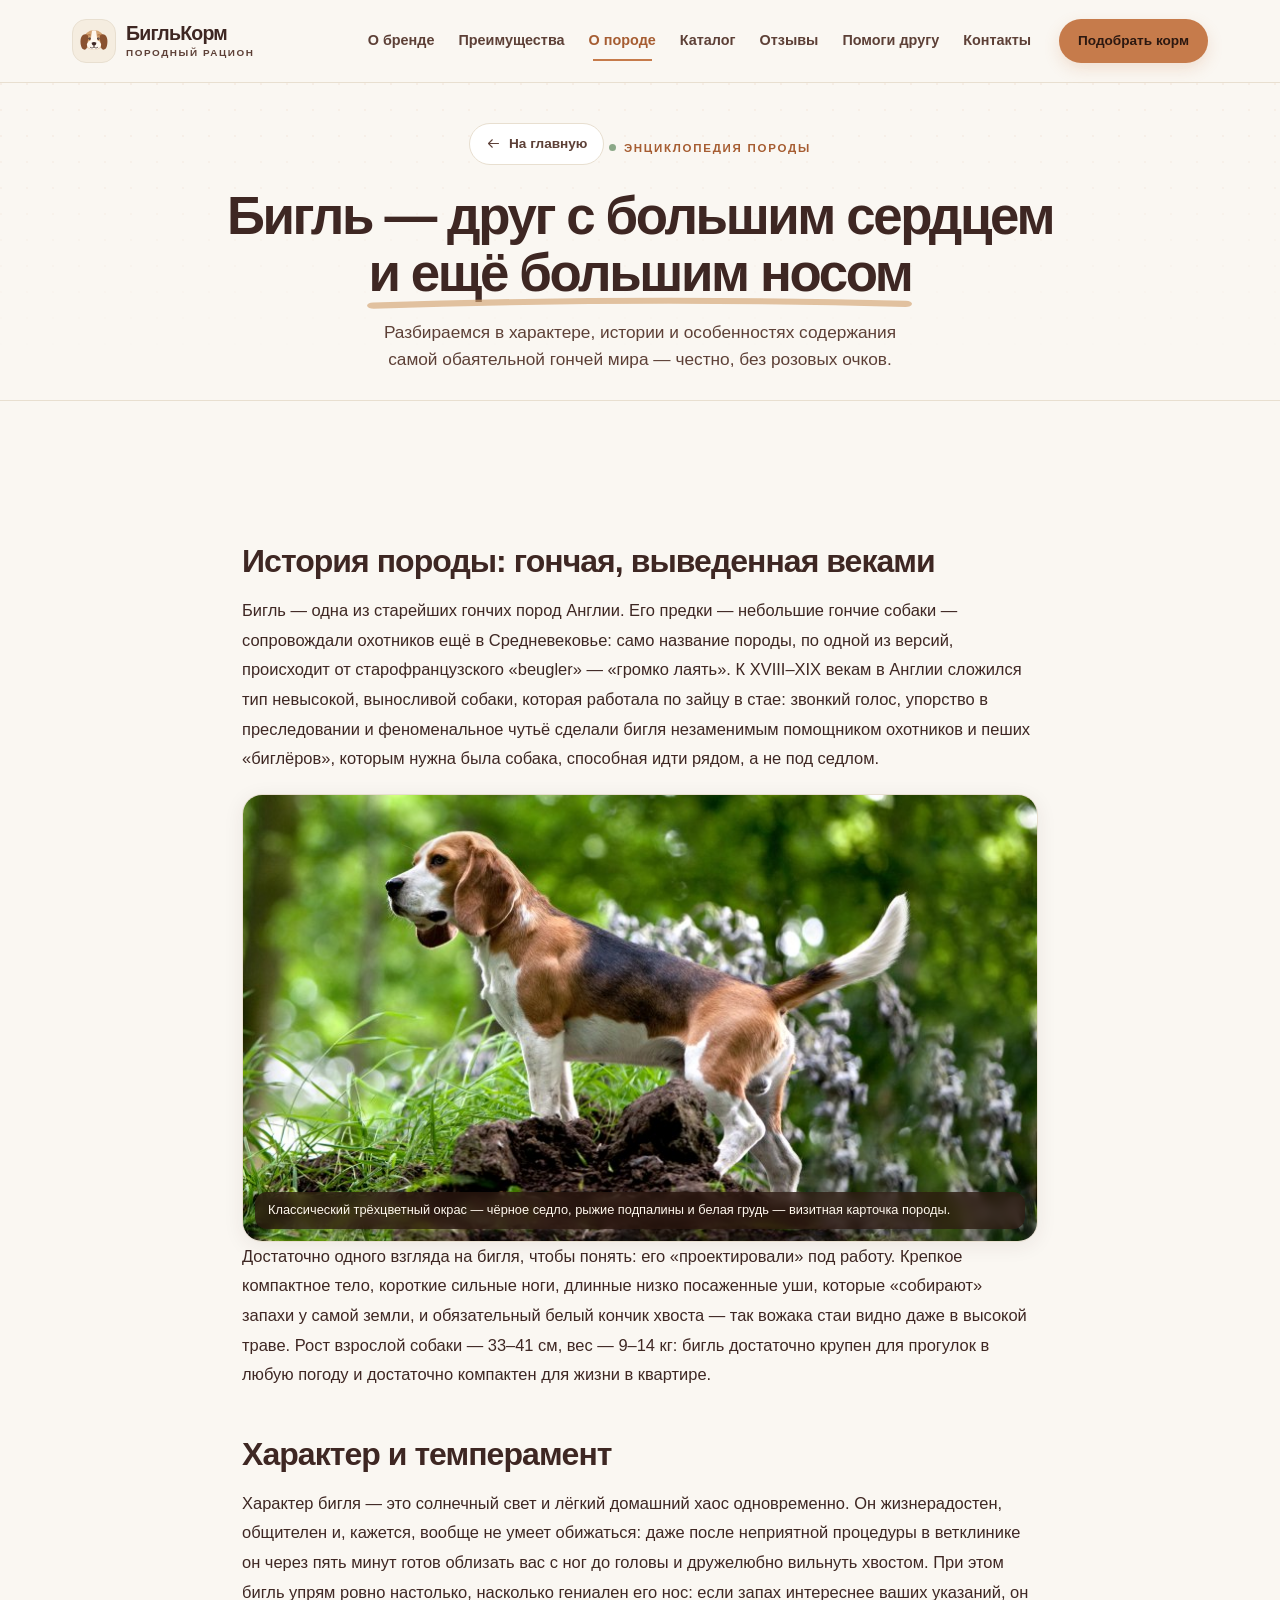
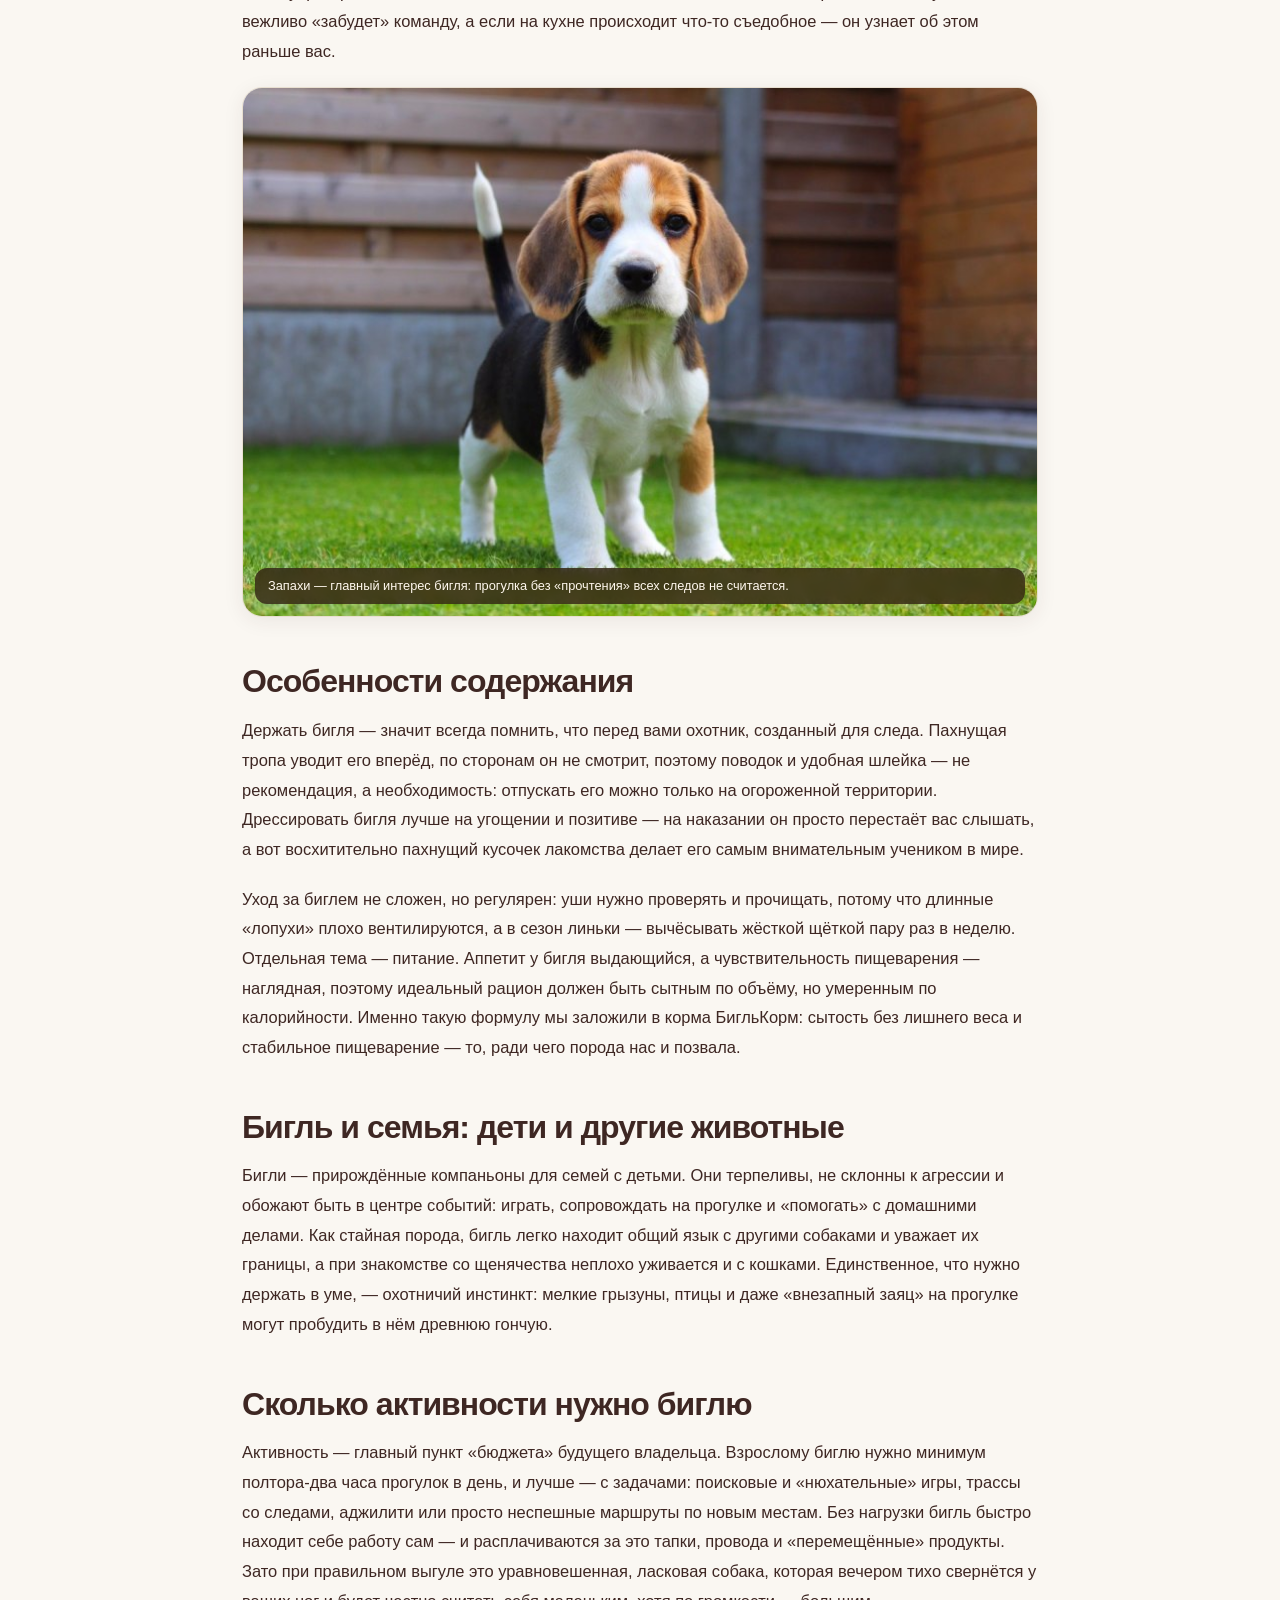
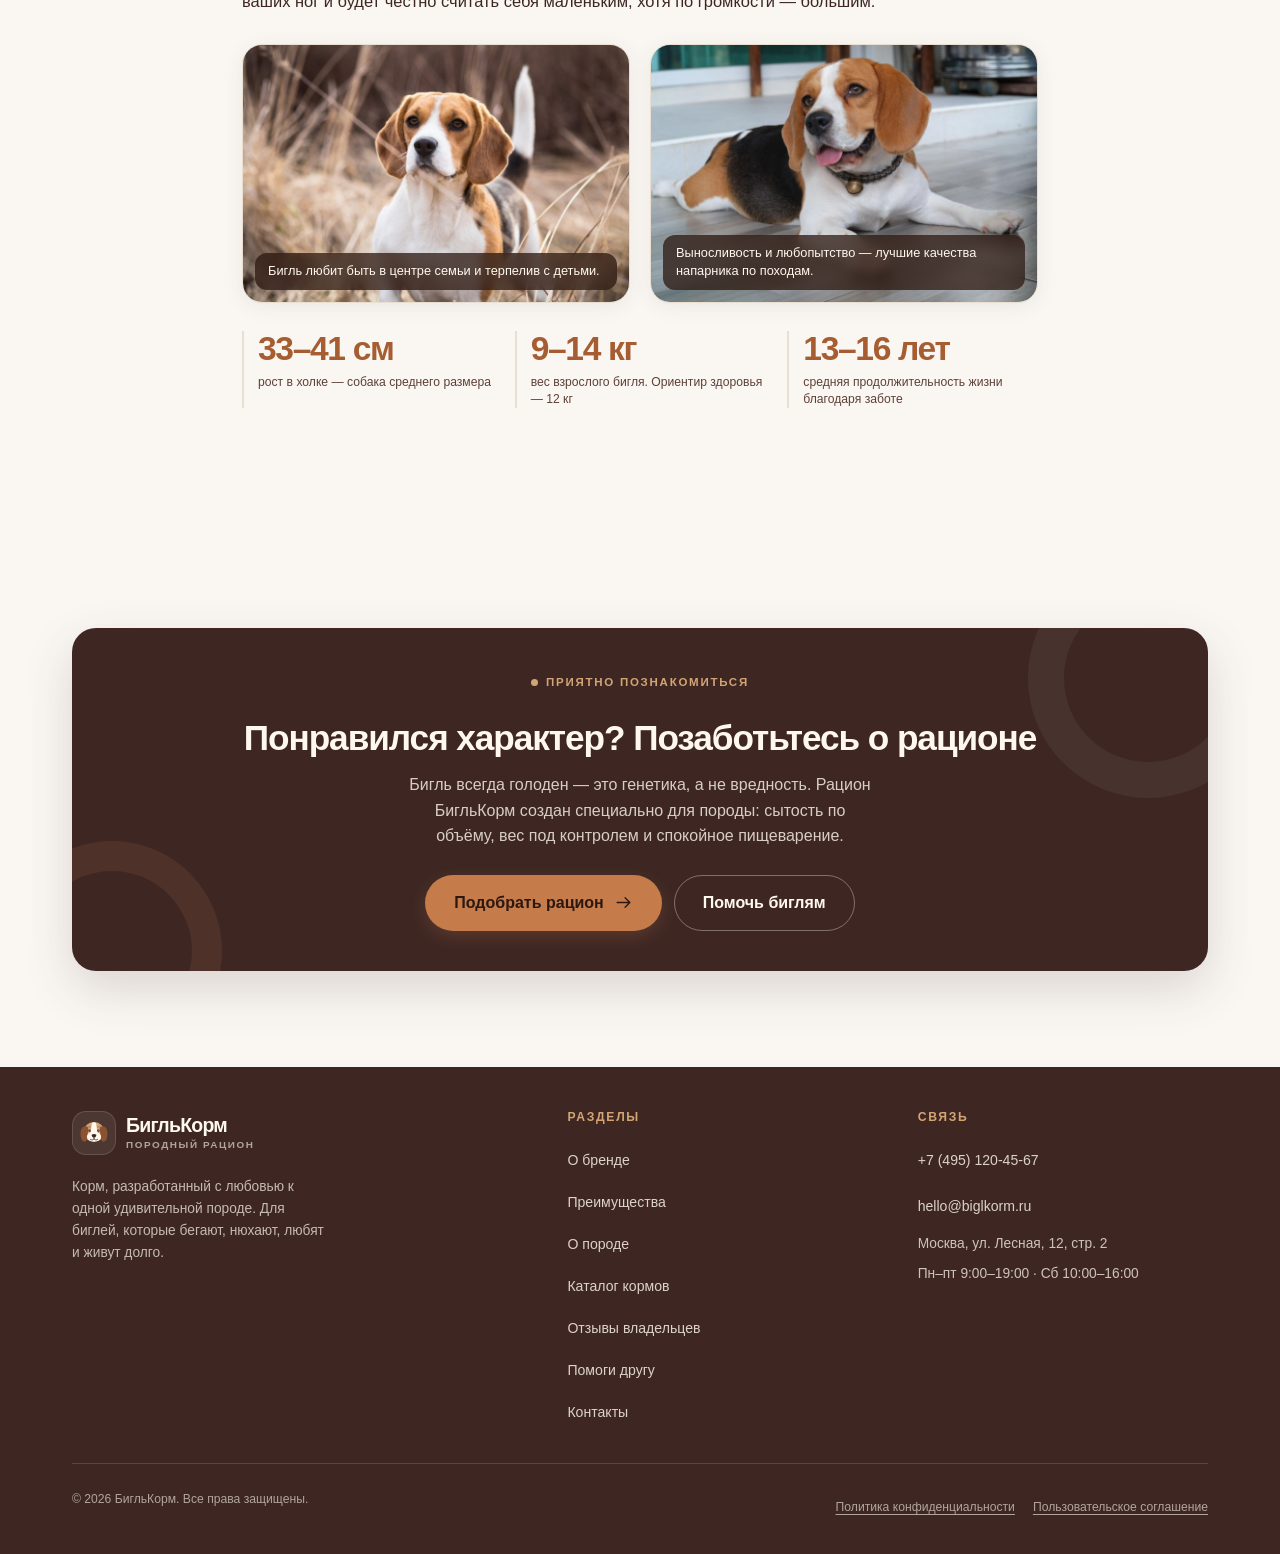
<file: app/breed.html>
<!DOCTYPE html>
<html lang="ru">
<head>
<meta charset="UTF-8">
<meta name="viewport" content="width=device-width, initial-scale=1">
<meta name="theme-color" content="#FAF7F2">
<meta name="description" content="О породе бигль: история, характер и темперамент, особенности содержания, отношение к детям и другим животным, потребности в активности. БигльКорм — экспертный гид по породе.">
<title>О породе: бигль — история, характер, содержание | БигльКорм</title>
<link rel="icon" type="image/svg+xml" href="data:image/svg+xml,%3Csvg xmlns='http://www.w3.org/2000/svg' viewBox='0 0 100 100'%3E%3Ccircle cx='50' cy='47' r='31' fill='%23D4A574'/%3E%3Cellipse cx='37' cy='43' rx='3.6' ry='3.6' fill='%233E2723'/%3E%3Cellipse cx='63' cy='43' rx='3.6' ry='3.6' fill='%233E2723'/%3E%3Cpath d='M50 64v4' stroke='%233E2723' stroke-width='3' stroke-linecap='round'/%3E%3C/svg%3E">
<link rel="stylesheet" href="css/styles.css">
</head>

<body>
<a class="skip-link" href="#main">Перейти к содержимому</a>

<!-- ============================================================
     INLINE SVG-СПРАЙТ: иконки, мордочка бигля, упаковка корма
     ============================================================ -->
<svg width="0" height="0" style="position:absolute;overflow:hidden" aria-hidden="true" xmlns="http://www.w3.org/2000/svg">
<defs>

  <symbol id="i-paw" viewBox="0 0 24 24">
    <g fill="currentColor" stroke="none">
      <ellipse cx="5.6" cy="10" rx="2.1" ry="2.7" transform="rotate(-18 5.6 10)"/>
      <ellipse cx="9.6" cy="6.4" rx="2.1" ry="2.8"/>
      <ellipse cx="14.4" cy="6.4" rx="2.1" ry="2.8"/>
      <ellipse cx="18.4" cy="10" rx="2.1" ry="2.7" transform="rotate(18 18.4 10)"/>
      <path d="M12 11.2c-3.1 0-6.1 3.3-6.1 6.1 0 2 1.6 3.2 3.6 3.2 1.1 0 1.7-.5 2.5-.5s1.4.5 2.5.5c2 0 3.6-1.2 3.6-3.2 0-2.8-3-6.1-6.1-6.1Z"/>
    </g>
  </symbol>

  <symbol id="i-leaf" viewBox="0 0 24 24">
    <path d="M20 4C10 4 4 9 4 15c0 3 2 5 5 5 6 0 11-6 11-16Z"/>
    <path d="M4 20 14 10"/>
  </symbol>

  <symbol id="i-scale" viewBox="0 0 24 24">
    <rect x="3" y="3" width="18" height="18" rx="5"/>
    <path d="M7 16a5 5 0 0 1 10 0"/>
    <path d="m12 14 3.2-3.6"/>
    <circle cx="12" cy="14" r="1.2"/>
  </symbol>

  <symbol id="i-bolt" viewBox="0 0 24 24">
    <path d="M13 2 4 14h7l-1 8 9-12h-7l1-8Z"/>
  </symbol>

  <symbol id="i-shield" viewBox="0 0 24 24">
    <path d="M12 3 4 6v6c0 5 8 9 8 9s8-4 8-9V6l-8-3Z"/>
    <path d="m9 12 2 2 4-4"/>
  </symbol>

  <symbol id="i-heart" viewBox="0 0 24 24">
    <path d="M12 20s-7-4.6-7-10a4 4 0 0 1 7-2.6A4 4 0 0 1 19 10c0 5.4-7 10-7 10Z"/>
  </symbol>

  <symbol id="i-stethoscope" viewBox="0 0 24 24">
    <path d="M5 3v5a4 4 0 0 0 8 0V3"/>
    <path d="M5 3H3m10 0h2"/>
    <path d="M9 12v3a5 5 0 0 0 10 0v-2"/>
    <circle cx="19" cy="9" r="2.5"/>
  </symbol>

  <symbol id="i-bowl" viewBox="0 0 24 24">
    <path d="M3 11h18c0 5-4 8-9 8s-9-3-9-8Z"/>
    <path d="M7 7c0-2 2-2 2-4M12 7c0-2 2-2 2-4M17 7c0-2 2-2 2-4"/>
  </symbol>

  <symbol id="i-joints" viewBox="0 0 24 24">
    <circle cx="6.5" cy="6.5" r="3.5"/>
    <circle cx="17.5" cy="17.5" r="3.5"/>
    <path d="m9 9 6 6"/>
    <path d="M15 5h5M17.5 2.5v5M4 15v5M1.5 17.5h5"/>
  </symbol>

  <symbol id="i-meat" viewBox="0 0 24 24">
    <path d="M15.5 3a6 6 0 0 0-6 6c0 1 .2 1.9.7 2.7L5 17a2.6 2.6 0 1 0 2.6 2.6l5.3-5.2c.8.5 1.7.7 2.7.7a6 6 0 0 0-.1-12.1Z"/>
    <path d="m4.5 19.5 2-2"/>
  </symbol>

  <symbol id="i-fish" viewBox="0 0 24 24">
    <path d="M2 12s4-6 10-6c4 0 7 3 9 6-2 3-5 6-9 6-6 0-10-6-10-6Z"/>
    <path d="m17 8 4-3v14l-4-3"/>
    <circle cx="8" cy="11" r="1"/>
  </symbol>

  <symbol id="i-wheat" viewBox="0 0 24 24">
    <path d="M12 22V9"/>
    <path d="M12 9C8 9 6 6 6 3c4 0 6 3 6 6Zm0 0c4 0 6-3 6-6-4 0-6 3-6 6Zm0 6c-4 0-6-3-6-6 4 0 6 3 6 6Zm0 0c4 0 6-3 6-6-4 0-6 3-6 6Z"/>
  </symbol>

  <symbol id="i-check" viewBox="0 0 24 24">
    <path d="m5 12 4 4L19 6"/>
  </symbol>

  <symbol id="i-arrow" viewBox="0 0 24 24">
    <path d="M4 12h16M14 6l6 6-6 6"/>
  </symbol>

  <symbol id="i-chevron" viewBox="0 0 24 24">
    <path d="m9 5 7 7-7 7"/>
  </symbol>

  <symbol id="i-close" viewBox="0 0 24 24">
    <path d="M6 6l12 12M18 6 6 18"/>
  </symbol>

  <symbol id="i-plus" viewBox="0 0 24 24">
    <path d="M12 5v14M5 12h14"/>
  </symbol>

  <symbol id="i-minus" viewBox="0 0 24 24">
    <path d="M5 12h14"/>
  </symbol>

  <symbol id="i-star" viewBox="0 0 24 24">
    <path fill="currentColor" stroke="none" d="m12 2.5 2.9 5.9 6.5.9-4.7 4.6 1.1 6.5L12 17.4l-5.8 3 1.1-6.5L2.6 9.3l6.5-.9L12 2.5Z"/>
  </symbol>

  <symbol id="i-stars" viewBox="0 0 100 20">
    <use href="#i-star" x="0"  y="1" width="18" height="18"/>
    <use href="#i-star" x="20" y="1" width="18" height="18"/>
    <use href="#i-star" x="40" y="1" width="18" height="18"/>
    <use href="#i-star" x="60" y="1" width="18" height="18"/>
    <use href="#i-star" x="80" y="1" width="18" height="18"/>
  </symbol>

  <symbol id="i-phone" viewBox="0 0 24 24">
    <path d="M6 3h3l2 5-2.5 1.5a12 12 0 0 0 6 6L16 13l5 2v3a2 2 0 0 1-2 2A16 16 0 0 1 4 5a2 2 0 0 1 2-2Z"/>
  </symbol>

  <symbol id="i-mail" viewBox="0 0 24 24">
    <rect x="3" y="5" width="18" height="14" rx="3"/>
    <path d="m4 7 8 6 8-6"/>
  </symbol>

  <symbol id="i-pin" viewBox="0 0 24 24">
    <path d="M12 21s7-6.3 7-11a7 7 0 1 0-14 0c0 4.7 7 11 7 11Z"/>
    <circle cx="12" cy="10" r="2.5"/>
  </symbol>

  <symbol id="i-clock" viewBox="0 0 24 24">
    <circle cx="12" cy="12" r="9"/>
    <path d="M12 7v5l3.5 2"/>
  </symbol>

  <symbol id="i-telegram" viewBox="0 0 24 24">
    <path fill="currentColor" stroke="none" d="M21.5 4.3 2.9 11.2c-1.2.5-1.2 1.1-.2 1.4l4.7 1.5 1.8 5.5c.2.6.4.8.9.8.4 0 .6-.2.9-.5l2.3-2.2 4.7 3.5c.9.5 1.5.2 1.7-.8l3.1-14.5c.3-1.2-.4-1.8-1.3-1.6ZM9.2 14.5l8.6-5.4c.4-.2.8-.1.5.2l-7.4 6.7-.3 3-1.4-4.5Z"/>
  </symbol>

  <symbol id="i-vk" viewBox="0 0 24 24">
    <rect x="2" y="4" width="20" height="16" rx="5" fill="none" stroke="currentColor" stroke-width="1.7"/>
    <text x="12" y="15.5" text-anchor="middle" font-family="inherit" font-size="9" font-weight="800" fill="currentColor" stroke="none">VK</text>
  </symbol>

  <symbol id="i-youtube" viewBox="0 0 24 24">
    <rect x="2.5" y="5.5" width="19" height="13" rx="4"/>
    <path d="m10 9.5 5 2.5-5 2.5v-5Z" fill="currentColor" stroke="none"/>
  </symbol>

  <!-- Мордочка бигля: используется в логотипе, аватарах и на упаковке -->
  <symbol id="beagle-face" viewBox="0 0 100 100">
    <ellipse cx="50" cy="47" rx="31" ry="29" fill="#D4A574"/>
    <path d="M25 30C11 30 8 47 12 65c3 13 15 14 18 2l3-27c1-7-2-10-8-10Z" fill="#8A5230"/>
    <path d="M75 30c14 0 17 17 13 35-3 13-15 14-18 2l-3-27c-1-7 2-10 8-10Z" fill="#8A5230"/>
    <path d="M44 20q6-3 12 0l5 37q-11 8-22 0l5-37Z" fill="#FFF8EE"/>
    <ellipse cx="50" cy="61" rx="21" ry="15" fill="#FFF8EE"/>
    <circle cx="37" cy="43" r="3.6" fill="#3E2723"/>
    <circle cx="63" cy="43" r="3.6" fill="#3E2723"/>
    <circle cx="38.2" cy="41.8" r="1.2" fill="#FFF8EE"/>
    <circle cx="64.2" cy="41.8" r="1.2" fill="#FFF8EE"/>
    <path d="M43 55q7-4 14 0c0 6-4 9-7 9s-7-3-7-9Z" fill="#3E2723"/>
    <path d="M50 64v4m0 0q-6 6-11 1m11-1q6 6 11 1" fill="none" stroke="#3E2723" stroke-width="2" stroke-linecap="round"/>
    <path d="M29 34q5-4 10-2M61 32q5-2 10 2" fill="none" stroke="#A65D32" stroke-width="2.4" stroke-linecap="round"/>
  </symbol>

  <!-- Упаковка корма: цвет задаётся через currentColor -->
  <symbol id="bag" viewBox="0 0 160 200">
    <path d="M28 20h104l8 24v130a12 12 0 0 1-10 12H30a12 12 0 0 1-10-12V44l8-24Z" fill="currentColor"/>
    <path d="M28 20h104l4 13H24l4-13Z" fill="#2C1810" opacity=".2"/>
    <rect x="24" y="33" width="112" height="9" rx="3" fill="#FFF8EE" opacity=".38"/>
    <path d="M20 44h9v130H30a12 12 0 0 1-10-12V44Z" fill="#2C1810" opacity=".1"/>
    <rect x="34" y="58" width="92" height="110" rx="12" fill="#FFF8EE"/>
    <use href="#beagle-face" x="52" y="66" width="56" height="56"/>
    <rect x="48" y="130" width="64" height="8" rx="4" fill="currentColor"/>
    <rect x="58" y="145" width="44" height="5" rx="2.5" fill="#D4A574"/>
    <circle cx="120" cy="180" r="3" fill="#FFF8EE" opacity=".5"/>
  </symbol>

</defs>
</svg>

<!-- ============================================================
     ШАПКА / НАВИГАЦИЯ
     ============================================================ -->
<header class="site-header" id="top">
  <div class="container header-inner">
    <a class="logo" href="index.html" aria-label="БигльКорм — на главную">
      <span class="logo-mark">
        <svg class="logo-face" viewBox="0 0 100 100" aria-hidden="true"><use href="#beagle-face"/></svg>
      </span>
      <span class="logo-text">БигльКорм<span class="logo-sub">породный рацион</span></span>
    </a>

    <nav class="nav" id="nav" aria-label="Основная навигация">
      <a href="index.html#about">О бренде</a>
      <a href="index.html#benefits">Преимущества</a>
      <a href="breed.html" class="is-active" aria-current="page">О породе</a>
      <a href="index.html#catalog">Каталог</a>
      <a href="index.html#reviews">Отзывы</a>
      <a href="help.html">Помоги другу</a>
      <a href="index.html#contacts">Контакты</a>
    </nav>

    <a class="btn btn--primary header-cta" href="index.html#catalog">Подобрать корм</a>

    <button class="burger" id="burger" type="button" aria-label="Открыть меню" aria-expanded="false" aria-controls="nav">
      <span></span><span></span><span></span>
    </button>
  </div>
</header>

<main id="main">

  <!-- ==========================================================
       ТИТУЛЬНЫЙ ЭКРАН СТРАНИЦЫ
       ========================================================== -->
  <section class="page-hero" aria-labelledby="breed-title">
    <div class="container">
      <a class="back-link" href="index.html">
        <svg class="icon" viewBox="0 0 24 24" aria-hidden="true"><use href="#i-arrow"/></svg>
        На главную
      </a>
      <p class="eyebrow"><span class="dot" aria-hidden="true"></span>Энциклопедия породы</p>
      <h1 id="breed-title">Бигль — друг с большим сердцем <span class="underline">и ещё большим носом<svg viewBox="0 0 300 16" preserveAspectRatio="none" aria-hidden="true"><path d="M3 11Q150 1 297 9" fill="none" stroke="#D4A574" stroke-width="7" stroke-linecap="round" opacity=".65"/></svg></span></h1>
      <p class="lead">Разбираемся в характере, истории и особенностях содержания самой обаятельной гончей мира — честно, без розовых очков.</p>
    </div>
  </section>

  <!-- ==========================================================
       СТАТЬЯ О ПОРОДЕ
       ========================================================== -->
  <section class="section article-text" aria-label="Рассказ о породе бигль">
    <div class="container prose-col" data-reveal>

      <h2>История породы: гончая, выведенная веками</h2>
      <p>Бигль — одна из старейших гончих пород Англии. Его предки — небольшие гончие собаки — сопровождали охотников ещё в Средневековье: само название породы, по одной из версий, происходит от старофранцузского «beugler» — «громко лаять». К XVIII–XIX векам в Англии сложился тип невысокой, выносливой собаки, которая работала по зайцу в стае: звонкий голос, упорство в преследовании и феноменальное чутьё сделали бигля незаменимым помощником охотников и пеших «биглёров», которым нужна была собака, способная идти рядом, а не под седлом.</p>

      <figure class="figure figure--wide" data-reveal>
        <img src="photos/1638856056_4-sobakovod-club-p-sobaki-pro-biglei-4.jpg" alt="Бигль трёхцветного окраса: белая проточина на морде, рыжие подпалины и чёрное седло на спине" width="800" height="534" loading="lazy">
        <figcaption>Классический трёхцветный окрас — чёрное седло, рыжие подпалины и белая грудь — визитная карточка породы.</figcaption>
      </figure>

      <p>Достаточно одного взгляда на бигля, чтобы понять: его «проектировали» под работу. Крепкое компактное тело, короткие сильные ноги, длинные низко посаженные уши, которые «собирают» запахи у самой земли, и обязательный белый кончик хвоста — так вожака стаи видно даже в высокой траве. Рост взрослой собаки — 33–41 см, вес — 9–14 кг: бигль достаточно крупен для прогулок в любую погоду и достаточно компактен для жизни в квартире.</p>

      <h2>Характер и темперамент</h2>
      <p>Характер бигля — это солнечный свет и лёгкий домашний хаос одновременно. Он жизнерадостен, общителен и, кажется, вообще не умеет обижаться: даже после неприятной процедуры в ветклинике он через пять минут готов облизать вас с ног до головы и дружелюбно вильнуть хвостом. При этом бигль упрям ровно настолько, насколько гениален его нос: если запах интереснее ваших указаний, он вежливо «забудет» команду, а если на кухне происходит что-то съедобное — он узнает об этом раньше вас.</p>

      <figure class="figure figure--std" data-reveal>
        <img src="photos/1638856019_13-sobakovod-club-p-sobaki-pro-biglei-13.jpg" alt="Бигль во время прогулки с длинными висячими ушами — собака, для которой запахи важнее всего" width="800" height="534" loading="lazy">
        <figcaption>Запахи — главный интерес бигля: прогулка без «прочтения» всех следов не считается.</figcaption>
      </figure>

      <h2>Особенности содержания</h2>
      <p>Держать бигля — значит всегда помнить, что перед вами охотник, созданный для следа. Пахнущая тропа уводит его вперёд, по сторонам он не смотрит, поэтому поводок и удобная шлейка — не рекомендация, а необходимость: отпускать его можно только на огороженной территории. Дрессировать бигля лучше на угощении и позитиве — на наказании он просто перестаёт вас слышать, а вот восхитительно пахнущий кусочек лакомства делает его самым внимательным учеником в мире.</p>

      <p>Уход за биглем не сложен, но регулярен: уши нужно проверять и прочищать, потому что длинные «лопухи» плохо вентилируются, а в сезон линьки — вычёсывать жёсткой щёткой пару раз в неделю. Отдельная тема — питание. Аппетит у бигля выдающийся, а чувствительность пищеварения — наглядная, поэтому идеальный рацион должен быть сытным по объёму, но умеренным по калорийности. Именно такую формулу мы заложили в корма БигльКорм: сытость без лишнего веса и стабильное пищеварение — то, ради чего порода нас и позвала.</p>

      <h2>Бигль и семья: дети и другие животные</h2>
      <p>Бигли — прирождённые компаньоны для семей с детьми. Они терпеливы, не склонны к агрессии и обожают быть в центре событий: играть, сопровождать на прогулке и «помогать» с домашними делами. Как стайная порода, бигль легко находит общий язык с другими собаками и уважает их границы, а при знакомстве со щенячества неплохо уживается и с кошками. Единственное, что нужно держать в уме, — охотничий инстинкт: мелкие грызуны, птицы и даже «внезапный заяц» на прогулке могут пробудить в нём древнюю гончую.</p>

      <h2>Сколько активности нужно биглю</h2>
      <p>Активность — главный пункт «бюджета» будущего владельца. Взрослому биглю нужно минимум полтора-два часа прогулок в день, и лучше — с задачами: поисковые и «нюхательные» игры, трассы со следами, аджилити или просто неспешные маршруты по новым местам. Без нагрузки бигль быстро находит себе работу сам — и расплачиваются за это тапки, провода и «перемещённые» продукты. Зато при правильном выгуле это уравновешенная, ласковая собака, которая вечером тихо свернётся у ваших ног и будет честно считать себя маленьким, хотя по громкости — большим.</p>

      <div class="figure-grid figure-grid--2" data-reveal>
        <figure class="figure figure--std">
          <img src="photos/1638856036_8-sobakovod-club-p-sobaki-pro-biglei-8.jpg" alt="Дружелюбный бигль с мягкими висячими ушами — отличный компаньон для семьи с детьми" width="800" height="534" loading="lazy">
          <figcaption>Бигль любит быть в центре семьи и терпелив с детьми.</figcaption>
        </figure>
        <figure class="figure figure--std">
          <img src="photos/1638856081_1-sobakovod-club-p-sobaki-pro-biglei-1.jpg" alt="Бигль с внимательным взглядом и белой проточиной на морде — выносливый спутник для долгих прогулок" width="800" height="534" loading="lazy">
          <figcaption>Выносливость и любопытство — лучшие качества напарника по походам.</figcaption>
        </figure>
      </div>

      <div class="about-facts" data-reveal>
        <div class="fact"><strong>33–41 см</strong><span>рост в холке — собака среднего размера</span></div>
        <div class="fact"><strong>9–14 кг</strong><span>вес взрослого бигля. Ориентир здоровья — 12 кг</span></div>
        <div class="fact"><strong>13–16 лет</strong><span>средняя продолжительность жизни благодаря заботе</span></div>
      </div>

    </div>
  </section>

  <!-- ==========================================================
       CTA: ПЕРЕХОД К РАЦИОНУ
       ========================================================== -->
  <section class="section" aria-label="Подбор рациона для бигля">
    <div class="container">
      <div class="cta-panel" data-reveal>
        <p class="eyebrow"><span class="dot" aria-hidden="true"></span>Приятно познакомиться</p>
        <h2>Понравился характер? Позаботьтесь о рационе</h2>
        <p>Бигль всегда голоден — это генетика, а не вредность. Рацион БигльКорм создан специально для породы: сытость по объёму, вес под контролем и спокойное пищеварение.</p>
        <div class="cta-actions">
          <a class="btn btn--primary btn--lg" href="index.html#catalog">
            Подобрать рацион
            <svg class="icon" viewBox="0 0 24 24" aria-hidden="true"><use href="#i-arrow"/></svg>
          </a>
          <a class="btn btn--ghost btn--lg" href="help.html">Помочь биглям</a>
        </div>
      </div>
    </div>
  </section>

</main>

<!-- ============================================================
     ПОДВАЛ
     ============================================================ -->
<footer class="site-footer">
  <div class="container">

    <div class="footer-grid">
      <div class="footer-brand">
        <a class="logo" href="index.html" aria-label="БигльКорм — на главную">
          <span class="logo-mark">
            <svg class="logo-face" viewBox="0 0 100 100" aria-hidden="true"><use href="#beagle-face"/></svg>
          </span>
          <span class="logo-text">БигльКорм<span class="logo-sub">породный рацион</span></span>
        </a>
        <p>Корм, разработанный с любовью к одной удивительной породе. Для биглей, которые бегают, нюхают, любят и живут долго.</p>
      </div>

      <nav class="footer-col" aria-label="Навигация в подвале">
        <h4>Разделы</h4>
        <ul>
          <li><a href="index.html#about">О бренде</a></li>
          <li><a href="index.html#benefits">Преимущества</a></li>
          <li><a href="breed.html">О породе</a></li>
          <li><a href="index.html#catalog">Каталог кормов</a></li>
          <li><a href="index.html#reviews">Отзывы владельцев</a></li>
          <li><a href="help.html">Помоги другу</a></li>
          <li><a href="index.html#contacts">Контакты</a></li>
        </ul>
      </nav>

      <div class="footer-col">
        <h4>Связь</h4>
        <p><a href="tel:+74951204567">+7 (495) 120-45-67</a></p>
        <p><a href="mailto:hello@biglkorm.ru">hello@biglkorm.ru</a></p>
        <p>Москва, ул. Лесная, 12, стр. 2</p>
        <p>Пн–пт 9:00–19:00 · Сб 10:00–16:00</p>
      </div>
    </div>

    <div class="footer-bottom">
      <p>© 2026 БигльКорм. Все права защищены.</p>
      <div class="footer-legal">
        <button type="button" data-legal="privacy">Политика конфиденциальности</button>
        <button type="button" data-legal="terms">Пользовательское соглашение</button>
      </div>
    </div>

  </div>
</footer>

<!-- ============================================================
     ДИАЛОГ: ПРАВОВЫЕ ДОКУМЕНТЫ
     ============================================================ -->
<dialog id="legalDialog" aria-labelledby="legalTitle">
  <div class="dialog-inner">
    <div class="dialog-head">
      <h2 id="legalTitle">Политика конфиденциальности</h2>
      <button class="dialog-close" type="button" data-close aria-label="Закрыть документ">
        <svg class="icon" viewBox="0 0 24 24" aria-hidden="true"><use href="#i-close"/></svg>
      </button>
    </div>
    <div class="legal-body" id="legalBody"></div>
  </div>
</dialog>

<!-- ============================================================
     СКРИПТЫ: лёгкая версия для подстраниц
     ============================================================ -->
<script src="js/page.js"></script>
</body>
</html>
</file>
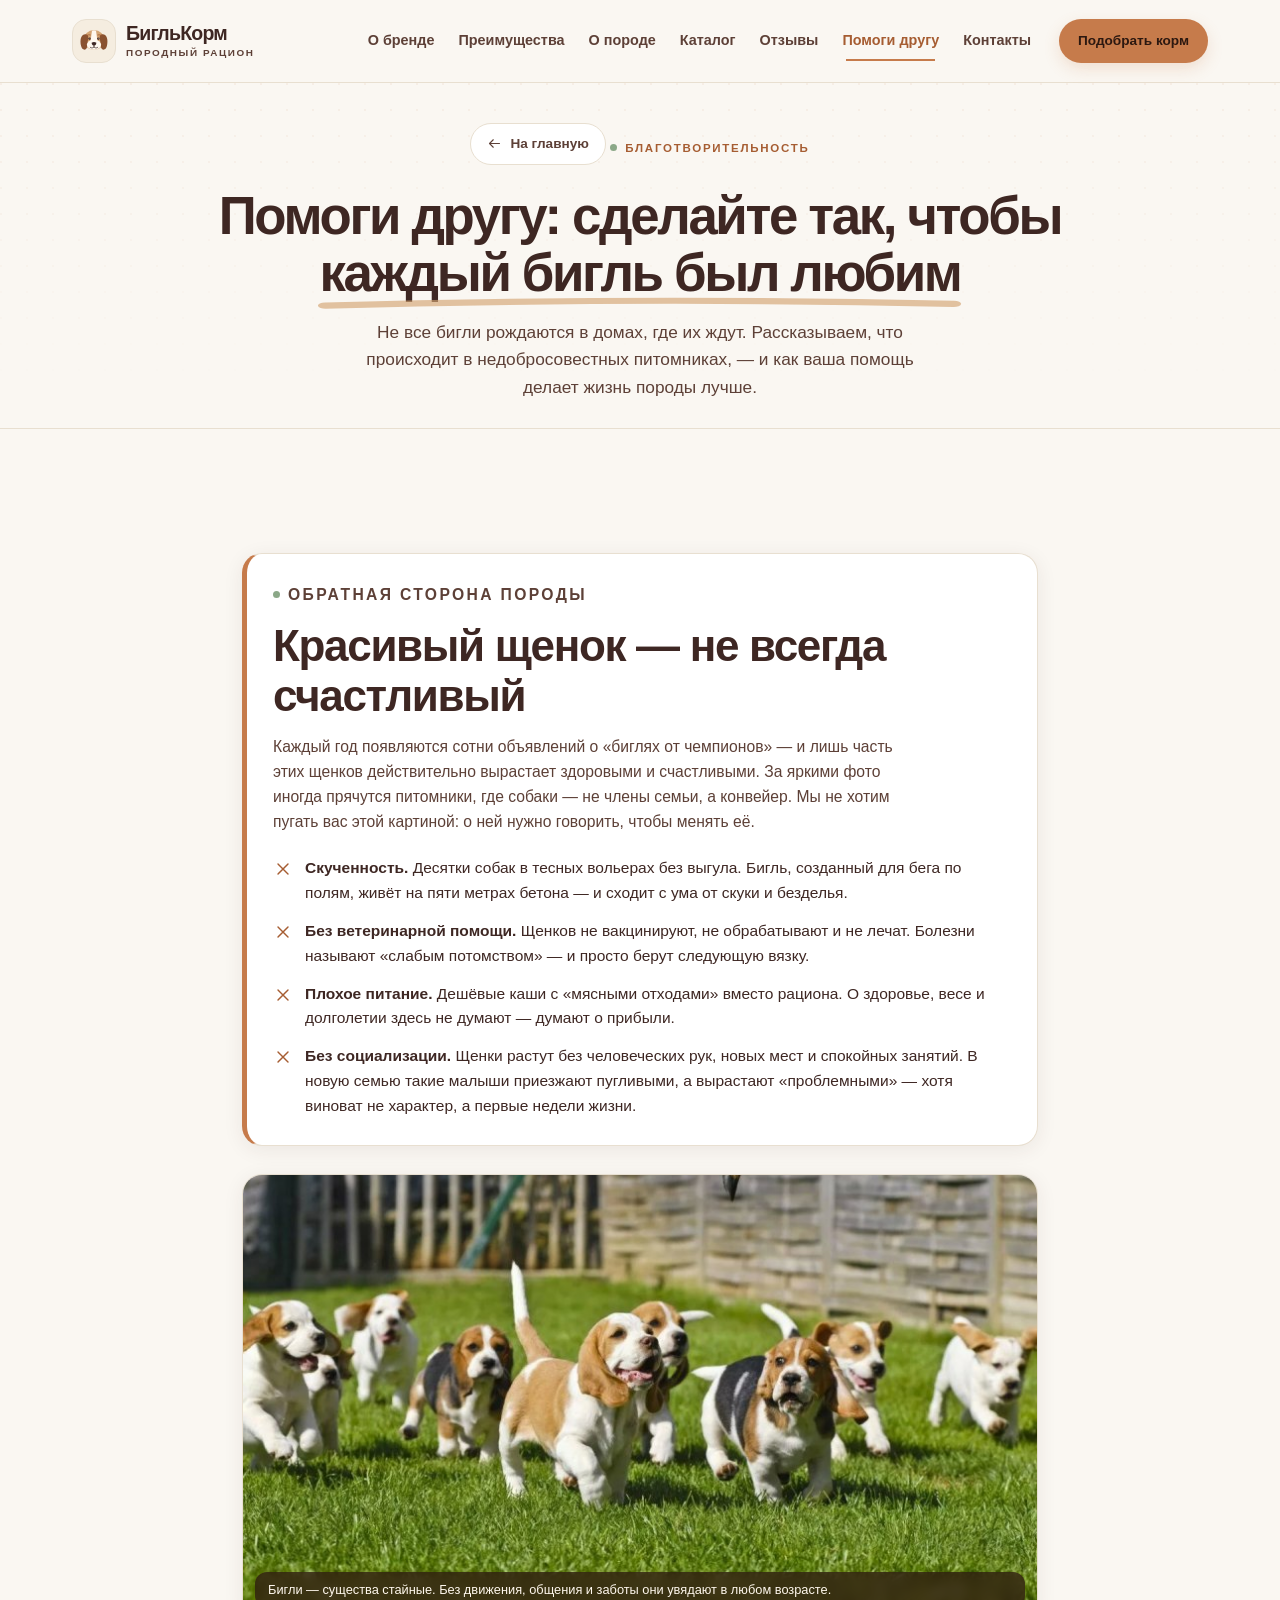
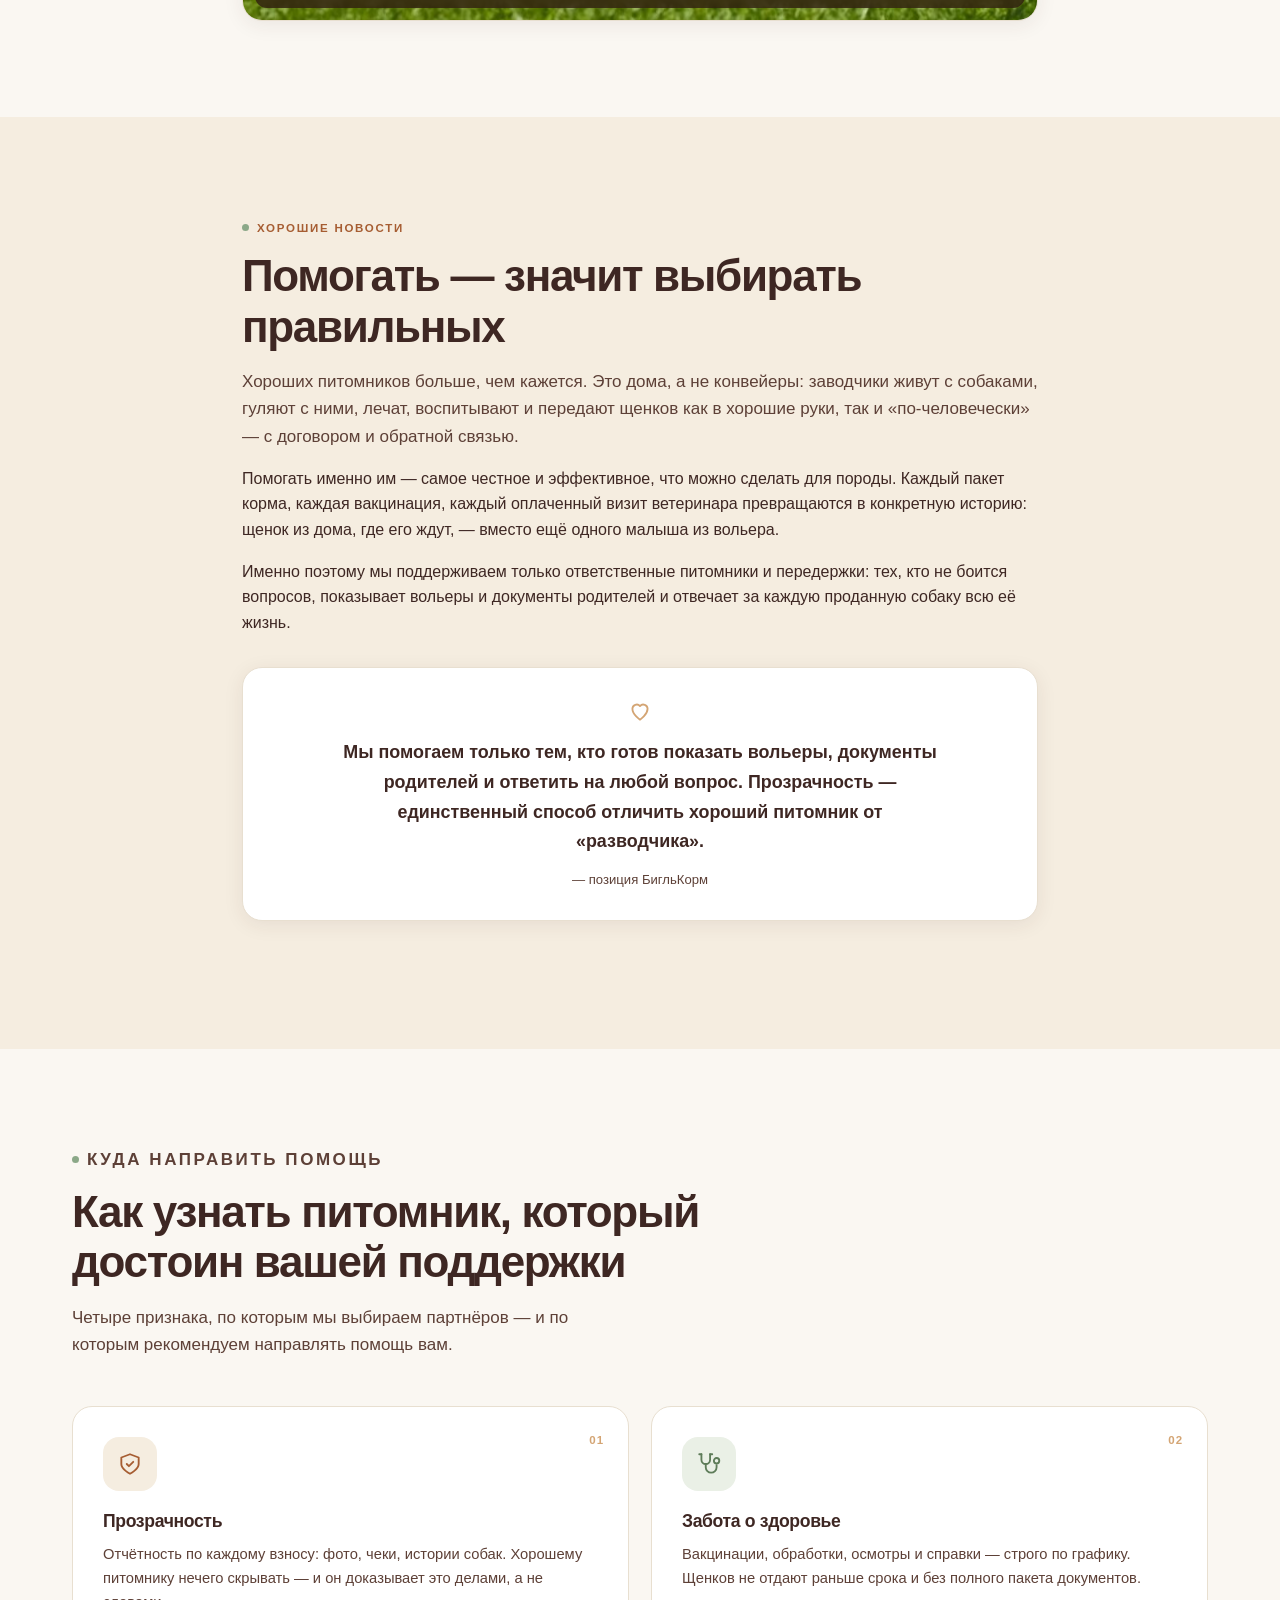
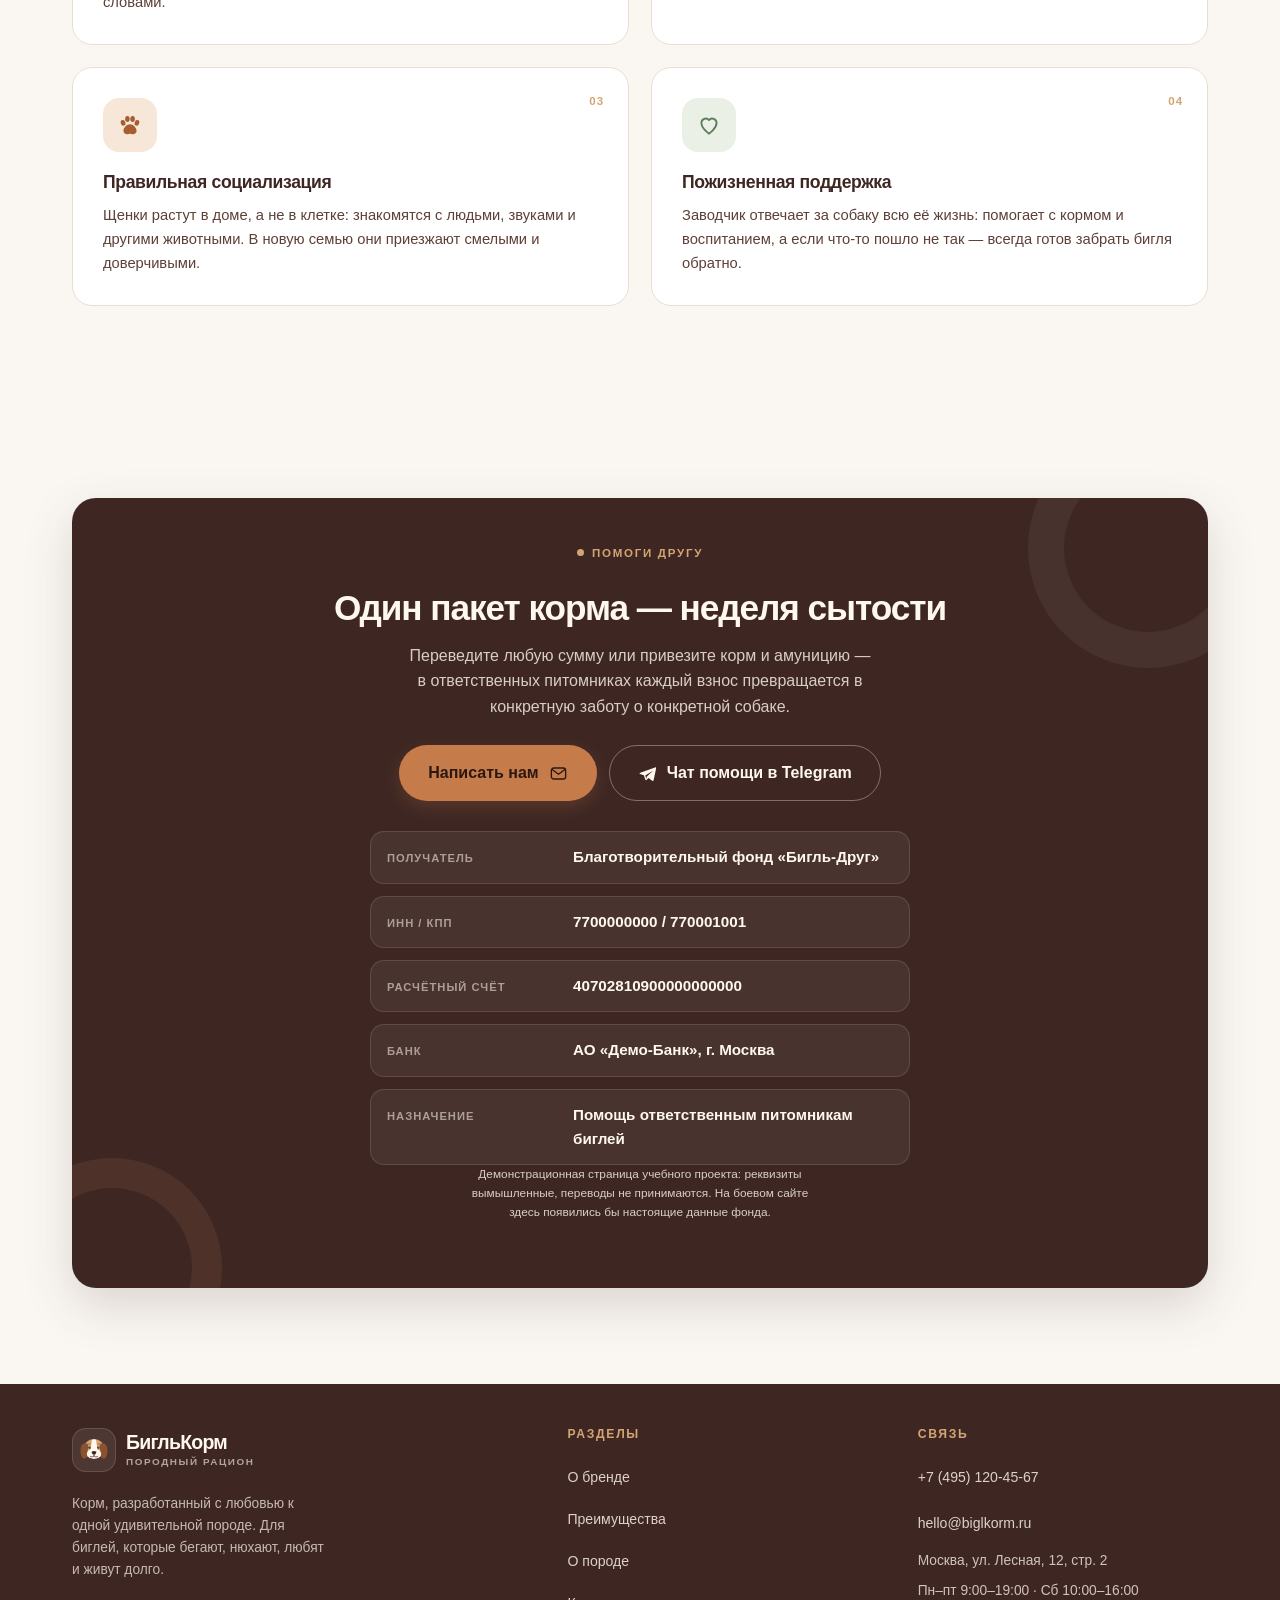
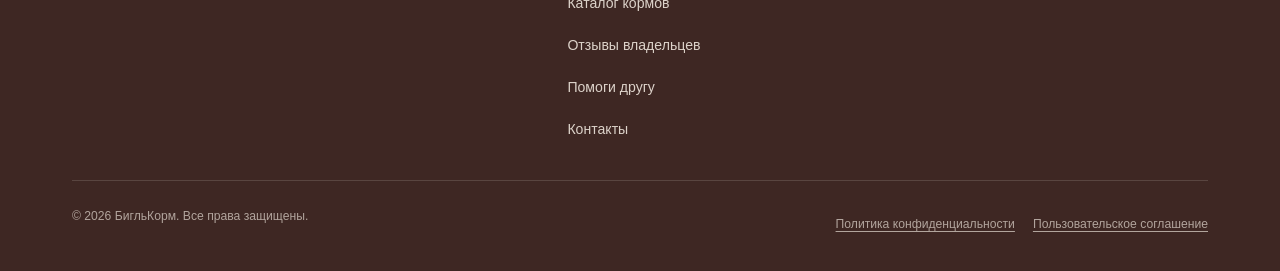
<file: app/help.html>
<!DOCTYPE html>
<html lang="ru">
<head>
<meta charset="UTF-8">
<meta name="viewport" content="width=device-width, initial-scale=1">
<meta name="theme-color" content="#FAF7F2">
<meta name="description" content="Помогите биглям из недобросовестных питомников: поддерживайте ответственных заводчиков. Как отличить хороший питомник и куда направлять помощь — БигльКорм.">
<title>Помоги другу — благотворительная страница | БигльКорм</title>
<link rel="icon" type="image/svg+xml" href="data:image/svg+xml,%3Csvg xmlns='http://www.w3.org/2000/svg' viewBox='0 0 100 100'%3E%3Ccircle cx='50' cy='47' r='31' fill='%23D4A574'/%3E%3Cellipse cx='37' cy='43' rx='3.6' ry='3.6' fill='%233E2723'/%3E%3Cellipse cx='63' cy='43' rx='3.6' ry='3.6' fill='%233E2723'/%3E%3Cpath d='M50 64v4' stroke='%233E2723' stroke-width='3' stroke-linecap='round'/%3E%3C/svg%3E">
<link rel="stylesheet" href="css/styles.css">
</head>

<body>
<a class="skip-link" href="#main">Перейти к содержимому</a>

<!-- ============================================================
     INLINE SVG-СПРАЙТ: иконки, мордочка бигля, упаковка корма
     ============================================================ -->
<svg width="0" height="0" style="position:absolute;overflow:hidden" aria-hidden="true" xmlns="http://www.w3.org/2000/svg">
<defs>

  <symbol id="i-paw" viewBox="0 0 24 24">
    <g fill="currentColor" stroke="none">
      <ellipse cx="5.6" cy="10" rx="2.1" ry="2.7" transform="rotate(-18 5.6 10)"/>
      <ellipse cx="9.6" cy="6.4" rx="2.1" ry="2.8"/>
      <ellipse cx="14.4" cy="6.4" rx="2.1" ry="2.8"/>
      <ellipse cx="18.4" cy="10" rx="2.1" ry="2.7" transform="rotate(18 18.4 10)"/>
      <path d="M12 11.2c-3.1 0-6.1 3.3-6.1 6.1 0 2 1.6 3.2 3.6 3.2 1.1 0 1.7-.5 2.5-.5s1.4.5 2.5.5c2 0 3.6-1.2 3.6-3.2 0-2.8-3-6.1-6.1-6.1Z"/>
    </g>
  </symbol>

  <symbol id="i-leaf" viewBox="0 0 24 24">
    <path d="M20 4C10 4 4 9 4 15c0 3 2 5 5 5 6 0 11-6 11-16Z"/>
    <path d="M4 20 14 10"/>
  </symbol>

  <symbol id="i-scale" viewBox="0 0 24 24">
    <rect x="3" y="3" width="18" height="18" rx="5"/>
    <path d="M7 16a5 5 0 0 1 10 0"/>
    <path d="m12 14 3.2-3.6"/>
    <circle cx="12" cy="14" r="1.2"/>
  </symbol>

  <symbol id="i-bolt" viewBox="0 0 24 24">
    <path d="M13 2 4 14h7l-1 8 9-12h-7l1-8Z"/>
  </symbol>

  <symbol id="i-shield" viewBox="0 0 24 24">
    <path d="M12 3 4 6v6c0 5 8 9 8 9s8-4 8-9V6l-8-3Z"/>
    <path d="m9 12 2 2 4-4"/>
  </symbol>

  <symbol id="i-heart" viewBox="0 0 24 24">
    <path d="M12 20s-7-4.6-7-10a4 4 0 0 1 7-2.6A4 4 0 0 1 19 10c0 5.4-7 10-7 10Z"/>
  </symbol>

  <symbol id="i-stethoscope" viewBox="0 0 24 24">
    <path d="M5 3v5a4 4 0 0 0 8 0V3"/>
    <path d="M5 3H3m10 0h2"/>
    <path d="M9 12v3a5 5 0 0 0 10 0v-2"/>
    <circle cx="19" cy="9" r="2.5"/>
  </symbol>

  <symbol id="i-bowl" viewBox="0 0 24 24">
    <path d="M3 11h18c0 5-4 8-9 8s-9-3-9-8Z"/>
    <path d="M7 7c0-2 2-2 2-4M12 7c0-2 2-2 2-4M17 7c0-2 2-2 2-4"/>
  </symbol>

  <symbol id="i-joints" viewBox="0 0 24 24">
    <circle cx="6.5" cy="6.5" r="3.5"/>
    <circle cx="17.5" cy="17.5" r="3.5"/>
    <path d="m9 9 6 6"/>
    <path d="M15 5h5M17.5 2.5v5M4 15v5M1.5 17.5h5"/>
  </symbol>

  <symbol id="i-meat" viewBox="0 0 24 24">
    <path d="M15.5 3a6 6 0 0 0-6 6c0 1 .2 1.9.7 2.7L5 17a2.6 2.6 0 1 0 2.6 2.6l5.3-5.2c.8.5 1.7.7 2.7.7a6 6 0 0 0-.1-12.1Z"/>
    <path d="m4.5 19.5 2-2"/>
  </symbol>

  <symbol id="i-fish" viewBox="0 0 24 24">
    <path d="M2 12s4-6 10-6c4 0 7 3 9 6-2 3-5 6-9 6-6 0-10-6-10-6Z"/>
    <path d="m17 8 4-3v14l-4-3"/>
    <circle cx="8" cy="11" r="1"/>
  </symbol>

  <symbol id="i-wheat" viewBox="0 0 24 24">
    <path d="M12 22V9"/>
    <path d="M12 9C8 9 6 6 6 3c4 0 6 3 6 6Zm0 0c4 0 6-3 6-6-4 0-6 3-6 6Zm0 6c-4 0-6-3-6-6 4 0 6 3 6 6Zm0 0c4 0 6-3 6-6-4 0-6 3-6 6Z"/>
  </symbol>

  <symbol id="i-check" viewBox="0 0 24 24">
    <path d="m5 12 4 4L19 6"/>
  </symbol>

  <symbol id="i-arrow" viewBox="0 0 24 24">
    <path d="M4 12h16M14 6l6 6-6 6"/>
  </symbol>

  <symbol id="i-chevron" viewBox="0 0 24 24">
    <path d="m9 5 7 7-7 7"/>
  </symbol>

  <symbol id="i-close" viewBox="0 0 24 24">
    <path d="M6 6l12 12M18 6 6 18"/>
  </symbol>

  <symbol id="i-plus" viewBox="0 0 24 24">
    <path d="M12 5v14M5 12h14"/>
  </symbol>

  <symbol id="i-minus" viewBox="0 0 24 24">
    <path d="M5 12h14"/>
  </symbol>

  <symbol id="i-star" viewBox="0 0 24 24">
    <path fill="currentColor" stroke="none" d="m12 2.5 2.9 5.9 6.5.9-4.7 4.6 1.1 6.5L12 17.4l-5.8 3 1.1-6.5L2.6 9.3l6.5-.9L12 2.5Z"/>
  </symbol>

  <symbol id="i-stars" viewBox="0 0 100 20">
    <use href="#i-star" x="0"  y="1" width="18" height="18"/>
    <use href="#i-star" x="20" y="1" width="18" height="18"/>
    <use href="#i-star" x="40" y="1" width="18" height="18"/>
    <use href="#i-star" x="60" y="1" width="18" height="18"/>
    <use href="#i-star" x="80" y="1" width="18" height="18"/>
  </symbol>

  <symbol id="i-phone" viewBox="0 0 24 24">
    <path d="M6 3h3l2 5-2.5 1.5a12 12 0 0 0 6 6L16 13l5 2v3a2 2 0 0 1-2 2A16 16 0 0 1 4 5a2 2 0 0 1 2-2Z"/>
  </symbol>

  <symbol id="i-mail" viewBox="0 0 24 24">
    <rect x="3" y="5" width="18" height="14" rx="3"/>
    <path d="m4 7 8 6 8-6"/>
  </symbol>

  <symbol id="i-pin" viewBox="0 0 24 24">
    <path d="M12 21s7-6.3 7-11a7 7 0 1 0-14 0c0 4.7 7 11 7 11Z"/>
    <circle cx="12" cy="10" r="2.5"/>
  </symbol>

  <symbol id="i-clock" viewBox="0 0 24 24">
    <circle cx="12" cy="12" r="9"/>
    <path d="M12 7v5l3.5 2"/>
  </symbol>

  <symbol id="i-telegram" viewBox="0 0 24 24">
    <path fill="currentColor" stroke="none" d="M21.5 4.3 2.9 11.2c-1.2.5-1.2 1.1-.2 1.4l4.7 1.5 1.8 5.5c.2.6.4.8.9.8.4 0 .6-.2.9-.5l2.3-2.2 4.7 3.5c.9.5 1.5.2 1.7-.8l3.1-14.5c.3-1.2-.4-1.8-1.3-1.6ZM9.2 14.5l8.6-5.4c.4-.2.8-.1.5.2l-7.4 6.7-.3 3-1.4-4.5Z"/>
  </symbol>

  <symbol id="i-vk" viewBox="0 0 24 24">
    <rect x="2" y="4" width="20" height="16" rx="5" fill="none" stroke="currentColor" stroke-width="1.7"/>
    <text x="12" y="15.5" text-anchor="middle" font-family="inherit" font-size="9" font-weight="800" fill="currentColor" stroke="none">VK</text>
  </symbol>

  <symbol id="i-youtube" viewBox="0 0 24 24">
    <rect x="2.5" y="5.5" width="19" height="13" rx="4"/>
    <path d="m10 9.5 5 2.5-5 2.5v-5Z" fill="currentColor" stroke="none"/>
  </symbol>

  <!-- Мордочка бигля: используется в логотипе, аватарах и на упаковке -->
  <symbol id="beagle-face" viewBox="0 0 100 100">
    <ellipse cx="50" cy="47" rx="31" ry="29" fill="#D4A574"/>
    <path d="M25 30C11 30 8 47 12 65c3 13 15 14 18 2l3-27c1-7-2-10-8-10Z" fill="#8A5230"/>
    <path d="M75 30c14 0 17 17 13 35-3 13-15 14-18 2l-3-27c-1-7 2-10 8-10Z" fill="#8A5230"/>
    <path d="M44 20q6-3 12 0l5 37q-11 8-22 0l5-37Z" fill="#FFF8EE"/>
    <ellipse cx="50" cy="61" rx="21" ry="15" fill="#FFF8EE"/>
    <circle cx="37" cy="43" r="3.6" fill="#3E2723"/>
    <circle cx="63" cy="43" r="3.6" fill="#3E2723"/>
    <circle cx="38.2" cy="41.8" r="1.2" fill="#FFF8EE"/>
    <circle cx="64.2" cy="41.8" r="1.2" fill="#FFF8EE"/>
    <path d="M43 55q7-4 14 0c0 6-4 9-7 9s-7-3-7-9Z" fill="#3E2723"/>
    <path d="M50 64v4m0 0q-6 6-11 1m11-1q6 6 11 1" fill="none" stroke="#3E2723" stroke-width="2" stroke-linecap="round"/>
    <path d="M29 34q5-4 10-2M61 32q5-2 10 2" fill="none" stroke="#A65D32" stroke-width="2.4" stroke-linecap="round"/>
  </symbol>

  <!-- Упаковка корма: цвет задаётся через currentColor -->
  <symbol id="bag" viewBox="0 0 160 200">
    <path d="M28 20h104l8 24v130a12 12 0 0 1-10 12H30a12 12 0 0 1-10-12V44l8-24Z" fill="currentColor"/>
    <path d="M28 20h104l4 13H24l4-13Z" fill="#2C1810" opacity=".2"/>
    <rect x="24" y="33" width="112" height="9" rx="3" fill="#FFF8EE" opacity=".38"/>
    <path d="M20 44h9v130H30a12 12 0 0 1-10-12V44Z" fill="#2C1810" opacity=".1"/>
    <rect x="34" y="58" width="92" height="110" rx="12" fill="#FFF8EE"/>
    <use href="#beagle-face" x="52" y="66" width="56" height="56"/>
    <rect x="48" y="130" width="64" height="8" rx="4" fill="currentColor"/>
    <rect x="58" y="145" width="44" height="5" rx="2.5" fill="#D4A574"/>
    <circle cx="120" cy="180" r="3" fill="#FFF8EE" opacity=".5"/>
  </symbol>

</defs>
</svg>

<!-- ============================================================
     ШАПКА / НАВИГАЦИЯ
     ============================================================ -->
<header class="site-header" id="top">
  <div class="container header-inner">
    <a class="logo" href="index.html" aria-label="БигльКорм — на главную">
      <span class="logo-mark">
        <svg class="logo-face" viewBox="0 0 100 100" aria-hidden="true"><use href="#beagle-face"/></svg>
      </span>
      <span class="logo-text">БигльКорм<span class="logo-sub">породный рацион</span></span>
    </a>

    <nav class="nav" id="nav" aria-label="Основная навигация">
      <a href="index.html#about">О бренде</a>
      <a href="index.html#benefits">Преимущества</a>
      <a href="breed.html">О породе</a>
      <a href="index.html#catalog">Каталог</a>
      <a href="index.html#reviews">Отзывы</a>
      <a href="help.html" class="is-active" aria-current="page">Помоги другу</a>
      <a href="index.html#contacts">Контакты</a>
    </nav>

    <a class="btn btn--primary header-cta" href="index.html#catalog">Подобрать корм</a>

    <button class="burger" id="burger" type="button" aria-label="Открыть меню" aria-expanded="false" aria-controls="nav">
      <span></span><span></span><span></span>
    </button>
  </div>
</header>

<main id="main">

  <!-- ==========================================================
       ТИТУЛЬНЫЙ ЭКРАН СТРАНИЦЫ
       ========================================================== -->
  <section class="page-hero" aria-labelledby="help-title">
    <div class="container">
      <a class="back-link" href="index.html">
        <svg class="icon" viewBox="0 0 24 24" aria-hidden="true"><use href="#i-arrow"/></svg>
        На главную
      </a>
      <p class="eyebrow"><span class="dot" aria-hidden="true"></span>Благотворительность</p>
      <h1 id="help-title">Помоги другу: сделайте так, чтобы <span class="underline">каждый бигль был любим<svg viewBox="0 0 300 16" preserveAspectRatio="none" aria-hidden="true"><path d="M3 11Q150 1 297 9" fill="none" stroke="#D4A574" stroke-width="7" stroke-linecap="round" opacity=".65"/></svg></span></h1>
      <p class="lead">Не все бигли рождаются в домах, где их ждут. Рассказываем, что происходит в недобросовестных питомниках, — и как ваша помощь делает жизнь породы лучше.</p>
    </div>
  </section>

  <!-- ==========================================================
       БЛОК 1. ПРОБЛЕМА
       ========================================================== -->
  <section class="section" aria-labelledby="problem-title">
    <div class="container prose-col" data-reveal>

      <div class="attention">
        <p class="eyebrow"><span class="dot" aria-hidden="true"></span>Обратная сторона породы</p>
        <h2 id="problem-title">Красивый щенок — не всегда счастливый</h2>
        <p>Каждый год появляются сотни объявлений о «биглях от чемпионов» — и лишь часть этих щенков действительно вырастает здоровыми и счастливыми. За яркими фото иногда прячутся питомники, где собаки — не члены семьи, а конвейер. Мы не хотим пугать вас этой картиной: о ней нужно говорить, чтобы менять её.</p>

        <ul class="check-list check-list--warn">
          <li>
            <svg class="icon" viewBox="0 0 24 24" aria-hidden="true"><use href="#i-close"/></svg>
            <span><strong>Скученность.</strong> Десятки собак в тесных вольерах без выгула. Бигль, созданный для бега по полям, живёт на пяти метрах бетона — и сходит с ума от скуки и безделья.</span>
          </li>
          <li>
            <svg class="icon" viewBox="0 0 24 24" aria-hidden="true"><use href="#i-close"/></svg>
            <span><strong>Без ветеринарной помощи.</strong> Щенков не вакцинируют, не обрабатывают и не лечат. Болезни называют «слабым потомством» — и просто берут следующую вязку.</span>
          </li>
          <li>
            <svg class="icon" viewBox="0 0 24 24" aria-hidden="true"><use href="#i-close"/></svg>
            <span><strong>Плохое питание.</strong> Дешёвые каши с «мясными отходами» вместо рациона. О здоровье, весе и долголетии здесь не думают — думают о прибыли.</span>
          </li>
          <li>
            <svg class="icon" viewBox="0 0 24 24" aria-hidden="true"><use href="#i-close"/></svg>
            <span><strong>Без социализации.</strong> Щенки растут без человеческих рук, новых мест и спокойных занятий. В новую семью такие малыши приезжают пугливыми, а вырастают «проблемными» — хотя виноват не характер, а первые недели жизни.</span>
          </li>
        </ul>
      </div>

      <figure class="figure figure--wide" data-reveal>
        <img src="photos/1644763412_4-sobakovod-club-p-sobaki-mnogo-biglei-7.jpg" alt="Несколько биглей вместе — стайная порода, для которой общение и движение жизненно необходимы" width="800" height="534" loading="lazy">
        <figcaption>Бигли — существа стайные. Без движения, общения и заботы они увядают в любом возрасте.</figcaption>
      </figure>

    </div>
  </section>

  <!-- ==========================================================
       БЛОК 2. РЕШЕНИЕ И ПРИЗЫВ
       ========================================================== -->
  <section class="section section--sand" aria-labelledby="solution-title">
    <div class="container prose-col" data-reveal>

      <p class="eyebrow"><span class="dot" aria-hidden="true"></span>Хорошие новости</p>
      <h2 id="solution-title">Помогать — значит выбирать правильных</h2>
      <p class="lead">Хороших питомников больше, чем кажется. Это дома, а не конвейеры: заводчики живут с собаками, гуляют с ними, лечат, воспитывают и передают щенков как в хорошие руки, так и «по-человечески» — с договором и обратной связью.</p>
      <p>Помогать именно им — самое честное и эффективное, что можно сделать для породы. Каждый пакет корма, каждая вакцинация, каждый оплаченный визит ветеринара превращаются в конкретную историю: щенок из дома, где его ждут, — вместо ещё одного малыша из вольера.</p>
      <p>Именно поэтому мы поддерживаем только ответственные питомники и передержки: тех, кто не боится вопросов, показывает вольеры и документы родителей и отвечает за каждую проданную собаку всю её жизнь.</p>

      <blockquote class="quote-card" data-reveal>
        <svg class="icon" viewBox="0 0 24 24" aria-hidden="true"><use href="#i-heart"/></svg>
        <p>Мы помогаем только тем, кто готов показать вольеры, документы родителей и ответить на любой вопрос. Прозрачность — единственный способ отличить хороший питомник от «разводчика».</p>
        <cite>— позиция БигльКорм</cite>
      </blockquote>

    </div>
  </section>

  <!-- ==========================================================
       БЛОК 3. ПРЕИМУЩЕСТВА ХОРОШИХ ПИТОМНИКОВ
       ========================================================== -->
  <section class="section" aria-labelledby="benefit-title">
    <div class="container">

      <div class="section-head" data-reveal>
        <p class="eyebrow"><span class="dot" aria-hidden="true"></span>Куда направить помощь</p>
        <h2 id="benefit-title">Как узнать питомник, который достоин вашей поддержки</h2>
        <p>Четыре признака, по которым мы выбираем партнёров — и по которым рекомендуем направлять помощь вам.</p>
      </div>

      <div class="benefits-grid benefits-grid--2x2">
        <article class="benefit" data-reveal>
          <span class="card-index" aria-hidden="true">01</span>
          <div class="benefit-icon"><svg class="icon" viewBox="0 0 24 24" aria-hidden="true"><use href="#i-shield"/></svg></div>
          <h3>Прозрачность</h3>
          <p>Отчётность по каждому взносу: фото, чеки, истории собак. Хорошему питомнику нечего скрывать — и он доказывает это делами, а не словами.</p>
        </article>

        <article class="benefit" data-reveal>
          <span class="card-index" aria-hidden="true">02</span>
          <div class="benefit-icon"><svg class="icon" viewBox="0 0 24 24" aria-hidden="true"><use href="#i-stethoscope"/></svg></div>
          <h3>Забота о здоровье</h3>
          <p>Вакцинации, обработки, осмотры и справки — строго по графику. Щенков не отдают раньше срока и без полного пакета документов.</p>
        </article>

        <article class="benefit" data-reveal>
          <span class="card-index" aria-hidden="true">03</span>
          <div class="benefit-icon"><svg class="icon" viewBox="0 0 24 24" aria-hidden="true"><use href="#i-paw"/></svg></div>
          <h3>Правильная социализация</h3>
          <p>Щенки растут в доме, а не в клетке: знакомятся с людьми, звуками и другими животными. В новую семью они приезжают смелыми и доверчивыми.</p>
        </article>

        <article class="benefit" data-reveal>
          <span class="card-index" aria-hidden="true">04</span>
          <div class="benefit-icon"><svg class="icon" viewBox="0 0 24 24" aria-hidden="true"><use href="#i-heart"/></svg></div>
          <h3>Пожизненная поддержка</h3>
          <p>Заводчик отвечает за собаку всю её жизнь: помогает с кормом и воспитанием, а если что-то пошло не так — всегда готов забрать бигля обратно.</p>
        </article>
      </div>

    </div>
  </section>

  <!-- ==========================================================
       CTA: ПРИЗЫВ К ДЕЙСТВИЮ
       ========================================================== -->
  <section class="section" aria-labelledby="cta-title">
    <div class="container">
      <div class="cta-panel" data-reveal>
        <p class="eyebrow"><span class="dot" aria-hidden="true"></span>Помоги другу</p>
        <h2 id="cta-title">Один пакет корма — неделя сытости</h2>
        <p>Переведите любую сумму или привезите корм и амуницию — в ответственных питомниках каждый взнос превращается в конкретную заботу о конкретной собаке.</p>

        <div class="cta-actions">
          <a class="btn btn--primary btn--lg" href="mailto:hello@biglkorm.ru">
            Написать нам
            <svg class="icon" viewBox="0 0 24 24" aria-hidden="true"><use href="#i-mail"/></svg>
          </a>
          <a class="btn btn--ghost btn--lg" href="https://t.me/biglkorm" target="_blank" rel="noopener noreferrer">
            <svg class="icon" viewBox="0 0 24 24" aria-hidden="true"><use href="#i-telegram"/></svg>
            Чат помощи в Telegram
          </a>
        </div>

        <div class="req-grid">
          <div class="req-row"><span>Получатель</span><strong>Благотворительный фонд «Бигль-Друг»</strong></div>
          <div class="req-row"><span>ИНН / КПП</span><strong>7700000000 / 770001001</strong></div>
          <div class="req-row"><span>Расчётный счёт</span><strong>40702810900000000000</strong></div>
          <div class="req-row"><span>Банк</span><strong>АО «Демо-Банк», г. Москва</strong></div>
          <div class="req-row"><span>Назначение</span><strong>Помощь ответственным питомникам биглей</strong></div>
        </div>

        <p class="cta-small">Демонстрационная страница учебного проекта: реквизиты вымышленные, переводы не принимаются. На боевом сайте здесь появились бы настоящие данные фонда.</p>
      </div>
    </div>
  </section>

</main>

<!-- ============================================================
     ПОДВАЛ
     ============================================================ -->
<footer class="site-footer">
  <div class="container">

    <div class="footer-grid">
      <div class="footer-brand">
        <a class="logo" href="index.html" aria-label="БигльКорм — на главную">
          <span class="logo-mark">
            <svg class="logo-face" viewBox="0 0 100 100" aria-hidden="true"><use href="#beagle-face"/></svg>
          </span>
          <span class="logo-text">БигльКорм<span class="logo-sub">породный рацион</span></span>
        </a>
        <p>Корм, разработанный с любовью к одной удивительной породе. Для биглей, которые бегают, нюхают, любят и живут долго.</p>
      </div>

      <nav class="footer-col" aria-label="Навигация в подвале">
        <h4>Разделы</h4>
        <ul>
          <li><a href="index.html#about">О бренде</a></li>
          <li><a href="index.html#benefits">Преимущества</a></li>
          <li><a href="breed.html">О породе</a></li>
          <li><a href="index.html#catalog">Каталог кормов</a></li>
          <li><a href="index.html#reviews">Отзывы владельцев</a></li>
          <li><a href="help.html">Помоги другу</a></li>
          <li><a href="index.html#contacts">Контакты</a></li>
        </ul>
      </nav>

      <div class="footer-col">
        <h4>Связь</h4>
        <p><a href="tel:+74951204567">+7 (495) 120-45-67</a></p>
        <p><a href="mailto:hello@biglkorm.ru">hello@biglkorm.ru</a></p>
        <p>Москва, ул. Лесная, 12, стр. 2</p>
        <p>Пн–пт 9:00–19:00 · Сб 10:00–16:00</p>
      </div>
    </div>

    <div class="footer-bottom">
      <p>© 2026 БигльКорм. Все права защищены.</p>
      <div class="footer-legal">
        <button type="button" data-legal="privacy">Политика конфиденциальности</button>
        <button type="button" data-legal="terms">Пользовательское соглашение</button>
      </div>
    </div>

  </div>
</footer>

<!-- ============================================================
     ДИАЛОГ: ПРАВОВЫЕ ДОКУМЕНТЫ
     ============================================================ -->
<dialog id="legalDialog" aria-labelledby="legalTitle">
  <div class="dialog-inner">
    <div class="dialog-head">
      <h2 id="legalTitle">Политика конфиденциальности</h2>
      <button class="dialog-close" type="button" data-close aria-label="Закрыть документ">
        <svg class="icon" viewBox="0 0 24 24" aria-hidden="true"><use href="#i-close"/></svg>
      </button>
    </div>
    <div class="legal-body" id="legalBody"></div>
  </div>
</dialog>

<!-- ============================================================
     СКРИПТЫ: лёгкая версия для подстраниц
     ============================================================ -->
<script src="js/page.js"></script>
</body>
</html>
</file>
<file: app/css/styles.css>
/* ============================================================
   1. ПЕРЕМЕННЫЕ И БАЗА
   ============================================================ */
:root{
  --cream:#FAF7F2;
  --sand:#F5EDE0;
  --accent:#C67B4B;
  --accent-light:#D4A574;
  --accent-dark:#A65D32;
  --ink:#3E2723;
  --ink-deep:#2C1810;
  --muted:#5D4037;
  --light:#FFF8EE;
  --green:#8BA888;
  --olive:#A3B18A;
  --white:#FFFFFF;
  --line:#E8DFD0;
  --shadow:0 4px 20px rgba(62,39,35,.08);
  --shadow-lg:0 18px 50px rgba(62,39,35,.16);
  --radius:20px;
  --font:-apple-system,BlinkMacSystemFont,"Segoe UI",Roboto,sans-serif;
}
*,*::before,*::after{box-sizing:border-box}
html{scroll-behavior:smooth;scroll-padding-top:92px}
body{
  margin:0;
  font-family:var(--font);
  font-size:16px;
  line-height:1.6;
  color:var(--ink);
  background:var(--cream);
  -webkit-font-smoothing:antialiased;
  overflow-x:hidden;
}
h1,h2,h3,h4{margin:0;line-height:1.15;letter-spacing:-.03em;font-weight:800}
p{margin:0 0 16px}
p:last-child{margin-bottom:0}
a{color:inherit;text-decoration:none}
img,svg{display:block;max-width:100%}
button,input,select,textarea{font:inherit;color:inherit}
button{cursor:pointer}
ul,ol{margin:0;padding:0;list-style:none}
[hidden]{display:none!important}
::selection{background:var(--accent-light);color:var(--ink-deep)}
:focus-visible{outline:3px solid var(--accent-dark);outline-offset:3px;border-radius:6px}

.container{width:100%;max-width:1200px;margin-inline:auto;padding-inline:20px}
.section{padding-block:48px}
.section--sand{background:var(--sand)}
.split{display:grid;gap:32px}
.icon{width:22px;height:22px;flex:none;fill:none;stroke:currentColor;stroke-width:1.7;stroke-linecap:round;stroke-linejoin:round}
.visually-hidden{
  position:absolute;width:1px;height:1px;padding:0;margin:-1px;
  overflow:hidden;clip:rect(0,0,0,0);white-space:nowrap;border:0;
}
.skip-link{
  position:absolute;left:16px;top:-70px;z-index:200;
  background:var(--ink);color:var(--light);padding:12px 20px;border-radius:12px;
  transition:top .2s;
}
.skip-link:focus{top:12px}

/* Типографика секций */
.eyebrow{
  display:inline-flex;align-items:center;gap:8px;
  font-size:.72rem;font-weight:700;letter-spacing:.15em;text-transform:uppercase;
  color:var(--accent-dark);margin:0 0 14px;
}
.eyebrow .dot{width:7px;height:7px;border-radius:50%;background:var(--green)}
h2{font-size:clamp(1.85rem,4.6vw,2.75rem);margin-bottom:16px}
h3{font-size:1.2rem;letter-spacing:-.02em}
.section-head{max-width:660px;margin-bottom:32px}
.section-head p{color:var(--muted);font-size:1.0625rem;max-width:58ch}
.lead{font-size:1.0625rem;color:var(--muted)}

/* Кнопки */
.btn{
  display:inline-flex;align-items:center;justify-content:center;gap:10px;
  min-height:48px;padding:12px 22px;
  border:1.5px solid transparent;border-radius:999px;
  font-weight:700;font-size:.9375rem;line-height:1.3;text-align:center;
  white-space:nowrap;
  transition:transform .2s,background .2s,color .2s,box-shadow .2s,border-color .2s;
}
.btn:hover{transform:translateY(-2px)}
.btn:active{transform:translateY(0) scale(.98)}
.btn--primary{background:var(--accent);color:var(--ink-deep);box-shadow:0 6px 16px rgba(198,123,75,.20)}
.btn--primary:hover{background:var(--accent-dark);color:var(--light);box-shadow:0 10px 24px rgba(166,93,50,.25)}
.btn--primary:active{background:var(--accent-dark);color:var(--light)}
.btn--ghost{background:transparent;color:var(--ink);border-color:var(--line)}
.btn--ghost:hover{background:var(--white);border-color:var(--accent-light)}
.btn--dark{background:var(--ink);color:var(--light)}
.btn--dark:hover{background:var(--ink-deep);color:var(--light)}
.btn--lg{min-height:56px;padding:16px 28px;font-size:1rem}
.btn--block{width:100%}
.btn .icon{width:19px;height:19px}

/* Звёзды и метки */
.stars-icon{width:96px;height:20px;color:var(--accent);fill:currentColor;stroke:none}
.tag{
  display:inline-flex;align-items:center;gap:6px;
  padding:6px 11px;border-radius:999px;
  font-size:.72rem;font-weight:700;letter-spacing:.01em;
  background:var(--sand);color:var(--muted);
}
.tag--green{background:#EAF0E6;color:#4F6B4C}
.tag--accent{background:#F7E7D8;color:var(--accent-dark)}

/* ============================================================
   2. ШАПКА / НАВИГАЦИЯ
   ============================================================ */
.site-header{
  position:sticky;top:0;z-index:60;
  background:rgba(250,247,242,.96);
  border-bottom:1px solid var(--line);
  transition:box-shadow .25s;
}
.site-header.is-scrolled{box-shadow:0 6px 24px rgba(62,39,35,.07)}
.header-inner{display:flex;align-items:center;gap:16px;min-height:72px}
.logo{display:inline-flex;align-items:center;gap:10px;flex:none}
.logo-mark{
  width:44px;height:44px;border-radius:14px;background:var(--sand);
  display:grid;place-items:center;border:1px solid var(--line);
  transition:transform .3s;
}
.logo:hover .logo-mark{transform:rotate(-7deg)}
.logo-face{width:34px;height:34px}
.logo-text{font-size:1.22rem;font-weight:800;letter-spacing:-.04em;line-height:1.1}
.logo-sub{display:block;font-size:.62rem;font-weight:600;letter-spacing:.16em;text-transform:uppercase;color:var(--muted);margin-top:3px}
.nav{
  display:none;
  position:absolute;top:100%;left:0;right:0;
  flex-direction:column;gap:4px;
  background:var(--cream);border-bottom:1px solid var(--line);
  padding:16px 20px 24px;box-shadow:var(--shadow);
}
.site-header.nav-open .nav{display:flex}
.nav a{
  position:relative;padding:12px 4px;font-size:.95rem;font-weight:600;color:var(--muted);
  transition:color .2s;min-height:44px;display:flex;align-items:center;
}
.nav a:hover,.nav a.is-active{color:var(--accent-dark)}
.nav a::after{
  content:"";position:absolute;left:4px;right:4px;bottom:6px;height:2px;
  background:var(--accent);transform:scaleX(0);transform-origin:left;transition:transform .25s;
}
.nav a:hover::after,.nav a.is-active::after{transform:scaleX(1)}
.header-cta{display:none;margin-left:auto}
.burger{
  margin-left:auto;width:46px;height:46px;flex:none;
  border:1px solid var(--line);border-radius:12px;background:var(--white);
  display:grid;place-content:center;gap:5px;padding:12px;
  transition:background .2s;
}
.burger:hover{background:var(--sand)}
.burger span{display:block;width:20px;height:2px;background:var(--ink);border-radius:2px;transition:transform .25s,opacity .2s}
.nav-open .burger span:nth-child(1){transform:translateY(7px) rotate(45deg)}
.nav-open .burger span:nth-child(2){opacity:0}
.nav-open .burger span:nth-child(3){transform:translateY(-7px) rotate(-45deg)}

/* ============================================================
   3. HERO
   ============================================================ */
.hero{position:relative;overflow:hidden}
.hero::before{
  content:"";position:absolute;inset:0;pointer-events:none;
  background-image:radial-gradient(circle at 1px 1px,rgba(198,123,75,.14) 1px,transparent 0);
  background-size:26px 26px;
  mask-image:linear-gradient(180deg,rgba(0,0,0,.55),transparent 75%);
  -webkit-mask-image:linear-gradient(180deg,rgba(0,0,0,.55),transparent 75%);
}
.hero-grid{position:relative;display:grid;gap:36px;padding-block:40px 56px}
.hero h1{
  font-size:clamp(2.35rem,7.6vw,4rem);
  line-height:1.06;letter-spacing:-.045em;margin-bottom:22px;
}
.underline{position:relative;display:inline-block;white-space:nowrap}
.underline svg{position:absolute;left:0;bottom:-9px;width:100%;height:14px;overflow:visible}
.hero-lead{font-size:1.0625rem;color:var(--muted);max-width:47ch;margin-bottom:28px}
.hero-actions{display:flex;flex-wrap:wrap;gap:12px;margin-bottom:28px}
.hero-trust{display:flex;align-items:center;gap:14px;margin-bottom:20px}
.avatar-stack{display:flex;padding-left:6px}
.avatar-stack span{
  width:40px;height:40px;border-radius:50%;border:3px solid var(--cream);
  margin-left:-8px;display:grid;place-items:center;background:var(--sand);overflow:hidden;
}
.avatar-stack span:nth-child(2){background:#EAF0E6}
.avatar-stack span:nth-child(3){background:#F7E7D8}
.avatar-stack svg{width:30px;height:30px}
.hero-trust p{font-size:.82rem;color:var(--muted);margin:4px 0 0}
.hero-trust strong{color:var(--ink)}
.hero-note{display:flex;align-items:center;gap:8px;font-size:.82rem;color:var(--muted)}
.hero-note .icon{width:17px;height:17px;color:var(--green)}

.hero-art{position:relative;width:100%;max-width:560px;margin-inline:auto}
.hero-scene{width:100%;height:auto}
.hero-badge{
  position:absolute;display:flex;align-items:center;gap:10px;
  background:var(--white);border:1px solid var(--line);border-radius:16px;
  padding:12px 15px;box-shadow:var(--shadow);
  animation:float 6s ease-in-out infinite;
}
.hero-badge strong{display:block;font-size:.85rem;line-height:1.3}
.hero-badge small{display:block;font-size:.72rem;color:var(--muted)}
.badge-icon{
  width:36px;height:36px;border-radius:11px;flex:none;
  display:grid;place-items:center;background:#EAF0E6;color:#5E7C59;
}
.badge-icon .icon{width:20px;height:20px}
.hero-badge--top{top:5%;right:0}
.hero-badge--bottom{bottom:5%;left:0;animation-delay:-3s}
.hero-badge--bottom .badge-icon{background:#F7E7D8;color:var(--accent-dark)}
.hero-bubble{
  position:absolute;right:6%;bottom:20%;
  font-weight:800;font-style:italic;font-size:1.15rem;color:var(--accent-dark);
  transform:rotate(-10deg);
}
@keyframes float{0%,100%{transform:translateY(0)}50%{transform:translateY(-9px)}}
.hero-copy>*{animation:rise .7s both}
.hero-copy>*:nth-child(2){animation-delay:.08s}
.hero-copy>*:nth-child(3){animation-delay:.16s}
.hero-copy>*:nth-child(4){animation-delay:.24s}
.hero-copy>*:nth-child(5){animation-delay:.32s}
@keyframes rise{from{opacity:0;transform:translateY(22px)}to{opacity:1;transform:none}}

/* ============================================================
   4. О БРЕНДЕ
   ============================================================ */
.about-copy .lead{margin-bottom:18px}
.about-facts{display:grid;grid-template-columns:repeat(3,1fr);gap:14px;margin:28px 0}
.fact{border-left:2px solid var(--line);padding-left:14px}
.fact strong{display:block;font-size:1.85rem;font-weight:800;letter-spacing:-.04em;line-height:1.1;color:var(--accent-dark)}
.fact span{display:block;font-size:.76rem;color:var(--muted);margin-top:6px;line-height:1.4}
.signature{display:flex;align-items:center;gap:10px;font-size:.85rem;color:var(--muted)}
.signature .icon{color:var(--accent)}
.signature strong{color:var(--ink)}

.about-visual{
  background:var(--white);border:1px solid var(--line);border-radius:24px;
  padding:14px;box-shadow:var(--shadow);
}
.lab-scene{
  position:relative;height:360px;border-radius:18px;overflow:hidden;
  background:radial-gradient(circle at 50% 42%,var(--light),var(--sand));
  display:grid;place-items:center;
}
.lab-bag{width:172px;height:215px;color:var(--accent);filter:drop-shadow(0 16px 20px rgba(62,39,35,.16))}
.ingredient{
  position:absolute;display:flex;align-items:center;gap:7px;
  background:var(--white);border:1px solid var(--line);border-radius:999px;
  padding:8px 12px;font-size:.74rem;font-weight:700;box-shadow:var(--shadow);
  animation:float 7s ease-in-out infinite;
}
.ingredient .icon{width:17px;height:17px;color:var(--green)}
.ingredient--1{top:12%;left:4%;animation-delay:-1s}
.ingredient--2{top:26%;right:2%;animation-delay:-3s}
.ingredient--2 .icon{color:var(--accent)}
.ingredient--3{bottom:20%;left:2%;animation-delay:-2s}
.ingredient--4{bottom:9%;right:5%;animation-delay:-4s}
.lab-stamp{
  position:absolute;top:14px;right:14px;text-align:center;
  width:86px;height:86px;border-radius:50%;
  background:var(--light);border:1.5px dashed var(--olive);
  display:flex;flex-direction:column;align-items:center;justify-content:center;gap:3px;
  font-size:.6rem;line-height:1.3;color:var(--muted);transform:rotate(9deg);
}
.lab-stamp .icon{width:22px;height:22px;color:var(--green)}
.lab-stamp strong{color:var(--ink);font-size:.62rem}
.lab-caption{display:flex;align-items:center;gap:10px;padding:16px 10px 6px}
.lab-caption .icon{color:var(--green);width:20px;height:20px}
.lab-caption p{font-size:.83rem;color:var(--muted)}

/* ============================================================
   5. ПРЕИМУЩЕСТВА
   ============================================================ */
.benefits-grid{display:grid;gap:18px}
.benefit{
  position:relative;background:var(--white);border:1px solid var(--line);
  border-radius:var(--radius);padding:26px;
  transition:transform .3s,box-shadow .3s,border-color .3s;
}
.benefit:hover{transform:translateY(-6px);box-shadow:var(--shadow-lg);border-color:var(--accent-light)}
.benefit-icon{
  width:54px;height:54px;border-radius:16px;display:grid;place-items:center;
  background:var(--sand);color:var(--accent-dark);margin-bottom:20px;
  transition:transform .3s;
}
.benefit:hover .benefit-icon{transform:rotate(-8deg) scale(1.05)}
.benefit-icon .icon{width:26px;height:26px}
.benefit:nth-child(2n) .benefit-icon{background:#EAF0E6;color:#5E7C59}
.benefit:nth-child(3n) .benefit-icon{background:#F7E7D8;color:var(--accent-dark)}
.benefit h3{font-size:1.1rem;margin-bottom:10px}
.benefit p{font-size:.92rem;color:var(--muted);line-height:1.65}
.card-index{position:absolute;top:24px;right:24px;font-size:.72rem;font-weight:700;color:var(--accent-light);letter-spacing:.08em}

/* ============================================================
   6. КАТАЛОГ
   ============================================================ */
.catalog-head{display:flex;flex-direction:column;gap:20px;align-items:flex-start;margin-bottom:28px}
.catalog-head .section-head{margin-bottom:0}

.picker-strip{
  display:flex;flex-direction:column;gap:18px;align-items:flex-start;
  background:var(--ink);color:var(--light);
  border-radius:22px;padding:26px;margin-bottom:28px;
  position:relative;overflow:hidden;
}
.picker-strip::after{
  content:"";position:absolute;right:-40px;top:-50px;width:200px;height:200px;
  border-radius:50%;border:30px solid rgba(255,248,238,.05);pointer-events:none;
}
.picker-icon{
  width:52px;height:52px;flex:none;border-radius:16px;
  background:rgba(255,248,238,.1);display:grid;place-items:center;color:var(--accent-light);
}
.picker-strip h3{font-size:1.15rem;margin-bottom:6px}
.picker-strip p{font-size:.9rem;color:rgba(255,248,238,.75);max-width:52ch}
.picker-strip .btn{flex:none}

.filter-bar{display:flex;flex-wrap:wrap;gap:8px;align-items:center;margin-bottom:24px}
.filter-btn{
  min-height:44px;padding:10px 18px;border-radius:999px;
  border:1.5px solid var(--line);background:transparent;
  font-size:.85rem;font-weight:600;color:var(--muted);
  transition:background .2s,color .2s,border-color .2s,transform .2s;
}
.filter-btn:hover{border-color:var(--accent-light);color:var(--ink);transform:translateY(-1px)}
.filter-btn.is-active{background:var(--ink);border-color:var(--ink);color:var(--light)}
.filter-count{margin-left:auto;font-size:.78rem;color:var(--muted)}

.products-grid{display:grid;gap:22px}
.product{
  display:flex;flex-direction:column;
  background:var(--white);border:1px solid var(--line);border-radius:var(--radius);
  overflow:hidden;transition:transform .3s,box-shadow .3s;
}
.product:hover{transform:translateY(-6px);box-shadow:var(--shadow-lg)}
.product.pop{animation:pop .4s both}
@keyframes pop{from{opacity:0;transform:translateY(16px)}to{opacity:1;transform:none}}

.product-media{
  position:relative;height:220px;display:grid;place-items:center;
  background:radial-gradient(circle at 50% 60%,var(--light),var(--tint,var(--sand)));
  overflow:hidden;
}
.product-media .bag{
  width:132px;height:165px;color:var(--bag,var(--accent));
  filter:drop-shadow(0 12px 14px rgba(62,39,35,.16));
  transition:transform .4s;
}
.product:hover .product-media .bag{transform:translateY(-6px) rotate(-3deg)}
.product-media .tag{position:absolute;top:14px;left:14px;background:rgba(255,255,255,.9)}
.weight-badge{
  position:absolute;bottom:14px;right:14px;
  background:rgba(255,255,255,.9);border-radius:999px;
  padding:5px 11px;font-size:.72rem;font-weight:700;color:var(--muted);
}
.product-body{display:flex;flex-direction:column;flex:1;padding:22px}
.product-body h3{font-size:1.13rem;margin-bottom:8px}
.product-desc{font-size:.88rem;color:var(--muted);margin-bottom:14px}
.product-facts{display:flex;flex-wrap:wrap;gap:6px;margin-bottom:16px}
.product-facts li{font-size:.7rem;font-weight:600;background:var(--sand);color:var(--muted);padding:4px 9px;border-radius:6px}

.composition{margin-bottom:18px}
.composition summary{
  display:flex;align-items:center;justify-content:space-between;gap:10px;
  min-height:44px;cursor:pointer;list-style:none;
  font-size:.82rem;font-weight:700;color:var(--accent-dark);
  border-top:1px solid var(--line);padding-top:8px;
}
.composition summary::-webkit-details-marker{display:none}
.composition summary .icon{width:16px;height:16px;transition:transform .25s}
.composition[open] summary .icon{transform:rotate(90deg)}
.composition-content{
  background:var(--cream);border:1px solid var(--line);border-radius:12px;
  padding:14px;font-size:.78rem;line-height:1.7;color:var(--muted);
}
.composition-content strong{color:var(--ink)}
.composition-content ul{margin-top:8px;display:grid;gap:4px}
.composition-content li{padding-left:14px;position:relative}
.composition-content li::before{content:"";position:absolute;left:0;top:9px;width:4px;height:4px;border-radius:50%;background:var(--olive)}

.product-bottom{margin-top:auto;display:flex;align-items:center;justify-content:space-between;gap:12px;flex-wrap:wrap}
.price{display:flex;flex-direction:column;line-height:1.2}
.price strong{font-size:1.4rem;font-weight:800;letter-spacing:-.03em}
.price small{font-size:.72rem;color:var(--muted);margin-top:3px}
.product-bottom .btn{min-height:46px;padding:11px 20px;font-size:.86rem}
.catalog-note{
  display:flex;align-items:center;gap:10px;margin-top:26px;
  font-size:.83rem;color:var(--muted);
}
.catalog-note .icon{color:var(--green);width:19px;height:19px}

/* ============================================================
   7. ОТЗЫВЫ
   ============================================================ */
.reviews-head{display:flex;flex-direction:column;gap:24px;align-items:flex-start;margin-bottom:30px}
.rating-summary{display:flex;align-items:center;gap:14px}
.rating-number{font-size:2.4rem;font-weight:800;letter-spacing:-.05em;line-height:1}
.rating-summary p{font-size:.8rem;color:var(--muted);margin:6px 0 0}
.carousel-controls{display:flex;gap:10px}
.round-btn{
  width:46px;height:46px;border-radius:50%;border:1.5px solid var(--line);
  background:var(--white);display:grid;place-items:center;color:var(--ink);
  transition:background .2s,color .2s,transform .2s,border-color .2s;
}
.round-btn:hover:not(:disabled){background:var(--ink);color:var(--light);border-color:var(--ink);transform:translateY(-2px)}
.round-btn:disabled{opacity:.35;cursor:not-allowed}
.round-btn.prev .icon{transform:rotate(180deg)}

.reviews-track{
  display:flex;gap:20px;overflow-x:auto;scroll-snap-type:x mandatory;
  scrollbar-width:none;padding:6px 2px 20px;scroll-behavior:smooth;
}
.reviews-track::-webkit-scrollbar{display:none}
.review{
  flex:0 0 100%;scroll-snap-align:start;
  background:var(--white);border:1px solid var(--line);border-radius:var(--radius);
  padding:26px;display:flex;flex-direction:column;
}
.review .stars-icon{width:88px;height:18px;margin-bottom:16px}
.review blockquote{margin:0 0 22px;font-size:.96rem;line-height:1.7;color:var(--muted)}
.review blockquote::before{content:"«";color:var(--accent-light);font-size:1.4rem;font-weight:800}
.review blockquote::after{content:"»";color:var(--accent-light);font-size:1.4rem;font-weight:800}
.review-person{display:flex;align-items:center;gap:12px;margin-top:auto}
.review-avatar{
  width:44px;height:44px;border-radius:50%;flex:none;
  background:var(--sand);color:var(--accent-dark);
  display:grid;place-items:center;font-weight:800;font-size:.85rem;
}
.review:nth-child(2) .review-avatar{background:#EAF0E6;color:#5E7C59}
.review:nth-child(3) .review-avatar{background:#F7E7D8;color:var(--accent-dark)}
.review-person strong{display:block;font-size:.88rem}
.review-person span{display:block;font-size:.76rem;color:var(--muted)}
.review-verified{margin-left:auto;display:flex;align-items:center;gap:5px;font-size:.7rem;color:#5E7C59}
.review-verified .icon{width:15px;height:15px}
.carousel-dots{display:flex;justify-content:center;gap:2px;margin-top:8px}
.carousel-dot{
  width:44px;height:44px;border:0;background:transparent;display:grid;place-items:center;padding:0;
}
.carousel-dot::after{
  content:"";width:8px;height:8px;border-radius:50%;background:var(--line);transition:background .25s,width .25s;
}
.carousel-dot.is-active::after{background:var(--accent);width:24px;border-radius:999px}

/* ============================================================
   8. КОНТАКТЫ И ФОРМА
   ============================================================ */
.contacts-grid{display:grid;gap:36px}
.contacts-copy .lead{max-width:44ch;margin-bottom:28px}
.contact-list{display:grid;gap:20px;margin-bottom:28px}
.contact-item{display:flex;gap:14px;align-items:flex-start}
.contact-item>.icon{width:21px;height:21px;color:var(--accent-dark);margin-top:3px}
.contact-item span{display:block;font-size:.74rem;color:var(--muted);margin-bottom:2px}
.contact-item a,.contact-item strong{font-weight:700;font-size:.98rem}
.contact-item a:hover{color:var(--accent-dark)}
.contact-item small{display:block;font-size:.8rem;color:var(--muted);margin-top:3px}

.socials{display:flex;flex-wrap:wrap;gap:10px}
.social{
  display:inline-flex;align-items:center;gap:8px;min-height:44px;
  padding:10px 16px;border:1.5px solid var(--line);border-radius:999px;
  font-size:.82rem;font-weight:600;background:var(--white);
  transition:transform .2s,border-color .2s,color .2s;
}
.social:hover{transform:translateY(-2px);border-color:var(--accent);color:var(--accent-dark)}
.social .icon{width:18px;height:18px}

.form-card{
  background:var(--white);border:1px solid var(--line);border-radius:24px;
  padding:26px;box-shadow:var(--shadow);
}
.form-card h3{font-size:1.3rem;margin-bottom:6px}
.form-card>.form-intro{font-size:.88rem;color:var(--muted);margin-bottom:24px}
.field{margin-bottom:18px}
.field label{display:block;font-size:.82rem;font-weight:700;margin-bottom:7px}
.field label .req{color:var(--accent-dark)}
.field input,.field textarea,.field select{
  width:100%;min-height:50px;padding:13px 15px;
  background:var(--cream);border:1.5px solid var(--line);border-radius:12px;
  font-size:.94rem;transition:border-color .2s,box-shadow .2s,background .2s;
}
.field textarea{min-height:110px;resize:vertical;line-height:1.6}
.field input::placeholder,.field textarea::placeholder{color:#9C8779}
.field input:focus,.field textarea:focus,.field select:focus{
  outline:none;border-color:var(--accent);background:var(--white);
  box-shadow:0 0 0 4px rgba(198,123,75,.12);
}
.field-hint{font-size:.74rem;color:var(--muted);margin-top:6px}
.consent{display:flex;align-items:flex-start;gap:10px;font-size:.76rem;color:var(--muted);margin:4px 0 20px;line-height:1.6}
.consent input{width:18px;height:18px;flex:none;margin-top:2px;accent-color:var(--accent-dark);cursor:pointer}
.consent a{color:var(--accent-dark);text-decoration:underline;text-underline-offset:3px}
.consent a:hover{color:var(--ink)}
.form-note{font-size:.72rem;color:var(--muted);margin-top:14px;text-align:center;line-height:1.5}

.success-panel{
  text-align:center;padding:30px 10px;
  animation:rise .4s both;
}
.success-icon{
  width:72px;height:72px;border-radius:50%;background:#EAF0E6;color:#5E7C59;
  display:grid;place-items:center;margin:0 auto 20px;
}
.success-icon .icon{width:34px;height:34px}
.success-panel h3{font-size:1.4rem;margin-bottom:10px}
.success-panel p{font-size:.92rem;color:var(--muted);margin-bottom:22px}

/* ============================================================
   9. ПОДВАЛ
   ============================================================ */
.site-footer{background:var(--ink);color:var(--light);padding-block:44px 24px;margin-top:0}
.site-footer :focus-visible{outline-color:var(--accent-light)}
.footer-grid{display:grid;gap:32px;padding-bottom:32px}
.footer-brand .logo-mark{background:rgba(255,248,238,.08);border-color:rgba(255,248,238,.14)}
.footer-brand .logo-sub{color:rgba(255,248,238,.6)}
.footer-brand p{font-size:.86rem;color:rgba(255,248,238,.7);margin-top:18px;max-width:34ch}
.footer-col h4{font-size:.76rem;text-transform:uppercase;letter-spacing:.14em;color:var(--accent-light);margin-bottom:16px;font-weight:700}
.footer-col ul{display:grid;gap:4px}
.footer-col a{
  display:inline-flex;align-items:center;min-height:38px;
  font-size:.88rem;color:rgba(255,248,238,.82);transition:color .2s,transform .2s;
}
.footer-col a:hover{color:var(--accent-light);transform:translateX(3px)}
.footer-col p{font-size:.86rem;color:rgba(255,248,238,.75);margin-bottom:8px}
.footer-bottom{
  border-top:1px solid rgba(255,248,238,.14);padding-top:22px;
  display:flex;flex-direction:column;gap:14px;
  font-size:.76rem;color:rgba(255,248,238,.6);
}
.footer-legal{display:flex;flex-wrap:wrap;gap:18px}
.footer-legal button{
  background:none;border:0;padding:8px 0;min-height:44px;
  font-size:.76rem;color:rgba(255,248,238,.6);text-decoration:underline;text-underline-offset:3px;
  transition:color .2s;
}
.footer-legal button:hover{color:var(--accent-light)}

/* ============================================================
   10. ДИАЛОГИ: ПОДБОР, ЗАКАЗ, ДОКУМЕНТЫ
   ============================================================ */
dialog{
  border:1px solid var(--line);border-radius:24px;padding:0;
  width:min(580px,calc(100% - 28px));
  max-height:calc(100vh - 32px);max-height:calc(100dvh - 32px);
  overflow-y:auto;background:var(--cream);color:var(--ink);
  box-shadow:var(--shadow-lg);
}
dialog::backdrop{background:rgba(44,24,16,.5);backdrop-filter:blur(4px)}
dialog[open]{animation:dialogIn .28s ease both}
@keyframes dialogIn{from{opacity:0;transform:translateY(20px) scale(.98)}to{opacity:1;transform:none}}
.dialog-inner{padding:26px}
.dialog-head{display:flex;align-items:flex-start;justify-content:space-between;gap:16px;margin-bottom:10px}
.dialog-head h2{font-size:1.5rem;margin:0;letter-spacing:-.03em}
.dialog-head .eyebrow{margin-bottom:8px}
.dialog-close{
  width:44px;height:44px;flex:none;border-radius:50%;border:1px solid var(--line);
  background:var(--white);display:grid;place-items:center;transition:background .2s,transform .2s;
}
.dialog-close:hover{background:var(--sand);transform:rotate(90deg)}
.dialog-sub{font-size:.9rem;color:var(--muted);margin-bottom:24px}

.fieldset{border:0;padding:0;margin:0 0 20px;min-width:0}
.fieldset legend{font-size:.85rem;font-weight:700;margin-bottom:10px;padding:0}
.options{display:grid;gap:9px}
.option{position:relative;min-width:0}
.option input{position:absolute;opacity:0;width:1px;height:1px}
.option span{
  display:flex;flex-direction:column;gap:3px;min-height:62px;justify-content:center;
  padding:12px 14px;border:1.5px solid var(--line);border-radius:14px;
  background:var(--white);cursor:pointer;font-size:.86rem;font-weight:700;
  transition:border-color .2s,background .2s,box-shadow .2s;
}
.option small{font-size:.72rem;font-weight:400;color:var(--muted)}
.option input:checked+span{border-color:var(--accent);background:#FBEFE4;box-shadow:0 0 0 3px rgba(198,123,75,.12)}
.option input:focus-visible+span{outline:3px solid var(--accent-dark);outline-offset:2px}
.option:hover span{border-color:var(--accent-light)}

.input-with-unit{position:relative}
.input-with-unit input{padding-right:52px}
.input-with-unit span{position:absolute;right:16px;top:50%;transform:translateY(-50%);font-size:.85rem;color:var(--muted)}

.result{
  background:var(--white);border:1px solid var(--line);border-radius:20px;
  padding:24px;animation:rise .4s both;
}
.result .tag{margin-bottom:14px}
.result h3{font-size:1.4rem;margin-bottom:10px}
.result-reason{font-size:.9rem;color:var(--muted);margin-bottom:18px}
.portion-box{
  display:flex;align-items:center;gap:18px;flex-wrap:wrap;
  background:var(--sand);border-radius:14px;padding:16px;margin-bottom:18px;
}
.portion-box strong{font-size:1.8rem;font-weight:800;letter-spacing:-.04em;line-height:1}
.portion-box span{font-size:.8rem;color:var(--muted)}
.result-tips{font-size:.82rem;color:var(--muted);line-height:1.7;margin-bottom:20px}
.result-tips strong{color:var(--ink)}
.result-actions{display:grid;gap:10px}
.text-btn{
  background:none;border:0;min-height:44px;padding:10px;
  font-size:.85rem;font-weight:600;color:var(--accent-dark);text-decoration:underline;text-underline-offset:4px;
}
.text-btn:hover{color:var(--ink)}

.order-summary{
  display:flex;align-items:center;gap:16px;
  background:var(--white);border:1px solid var(--line);border-radius:16px;padding:16px;margin-bottom:22px;
}
.order-thumb{width:62px;height:78px;flex:none;color:var(--accent)}
.order-summary h3{font-size:1rem;margin-bottom:4px}
.order-summary p{font-size:.78rem;color:var(--muted);margin-bottom:4px}
.order-summary strong{font-size:1.05rem}

.stepper{display:flex;align-items:center;gap:0;border:1.5px solid var(--line);border-radius:12px;overflow:hidden;width:max-content;background:var(--white)}
.stepper button{width:46px;height:48px;border:0;background:transparent;display:grid;place-items:center;transition:background .2s}
.stepper button:hover{background:var(--sand)}
.stepper input{width:56px;height:48px;border:0;background:transparent;text-align:center;font-weight:700;-moz-appearance:textfield}
.stepper input::-webkit-outer-spin-button,.stepper input::-webkit-inner-spin-button{-webkit-appearance:none;margin:0}
.order-total{display:flex;align-items:center;justify-content:space-between;gap:16px;margin:22px 0;padding-top:20px;border-top:1px solid var(--line)}
.order-total span{font-size:.88rem;color:var(--muted)}
.order-total strong{font-size:1.7rem;font-weight:800;letter-spacing:-.04em}

.legal-body{font-size:.88rem;color:var(--muted);line-height:1.8}
.legal-body h3{font-size:1rem;margin:20px 0 8px;color:var(--ink)}
.legal-body p{margin-bottom:12px}

/* ============================================================
   11. АНИМАЦИИ ПОЯВЛЕНИЯ
   ============================================================ */
.reveal{opacity:0;transform:translateY(26px);transition:opacity .7s ease,transform .7s cubic-bezier(.2,.7,.3,1)}
.reveal.is-visible{opacity:1;transform:none}

/* ============================================================
   11.1. УТИЛИТЫ (добавлено при рефакторинге)
   ============================================================ */
body.nav-lock{overflow:hidden}

/* ============================================================
   12. АДАПТИВНОСТЬ (mobile-first, min-width)
   ============================================================ */
@media (min-width:480px){
  .header-cta{display:inline-flex;min-height:44px;padding:10px 18px;font-size:.85rem}
  .burger{margin-left:4px}
  .form-row{display:grid;grid-template-columns:1fr 1fr;gap:16px}
  .options--3{grid-template-columns:repeat(3,1fr)}
  .dialog-inner{padding:32px}
}

@media (min-width:768px){
  .container{padding-inline:32px}
  .benefits-grid{grid-template-columns:repeat(2,1fr)}
  .products-grid{grid-template-columns:repeat(2,1fr)}
  .review{flex-basis:calc(50% - 10px)}
  .lab-scene{height:420px}
  .lab-bag{width:196px;height:245px}
  .ingredient{font-size:.82rem;padding:10px 15px}
  .picker-strip{flex-direction:row;align-items:center;padding:30px}
  .picker-strip .btn{margin-left:auto}
  .reviews-head{flex-direction:row;align-items:flex-end;justify-content:space-between}
  .hero-badge{padding:14px 18px}
  .footer-grid{grid-template-columns:1fr 1fr;gap:36px}
}

@media (min-width:1024px){
  .section{padding-block:96px}
  .section-head{margin-bottom:48px}
  .header-inner{min-height:82px;gap:32px}
  .nav{
    position:static;display:flex;flex-direction:row;gap:28px;
    background:none;border:0;padding:0;box-shadow:none;margin-left:auto;
  }
  .nav a{padding:8px 0;min-height:44px;font-size:.9rem}
  .nav a::after{bottom:2px}
  .header-cta{margin-left:8px;display:inline-flex}
  .burger{display:none}

  .hero-grid{grid-template-columns:1.05fr 1fr;gap:40px;align-items:center;padding-block:64px 88px}
  .hero-art{max-width:540px}
  .hero-badge--top{right:-12px}
  .hero-badge--bottom{left:-16px}

  .split{grid-template-columns:1fr 1fr;gap:64px;align-items:center}
  .about-visual{order:-1}
  .about-facts{gap:22px}
  .fact strong{font-size:2.1rem}

  .benefits-grid{grid-template-columns:repeat(3,1fr);gap:22px}
  .benefit{padding:30px}

  .catalog-head{flex-direction:row;align-items:flex-end;justify-content:space-between;gap:40px}
  .products-grid{grid-template-columns:repeat(3,1fr)}
  .product-media{height:236px}
  .product-body{padding:24px}

  .review{flex-basis:calc(33.333% - 13.34px)}
  .reviews-track{gap:20px}

  .contacts-grid{grid-template-columns:.9fr 1.1fr;gap:64px;align-items:start}
  .form-card{padding:36px}

  .footer-grid{grid-template-columns:1.5fr 1fr 1fr;gap:60px}
  .footer-bottom{flex-direction:row;align-items:center;justify-content:space-between}
}

@media (min-width:1200px){
  .hero h1{font-size:4.1rem}
}

/* Уважение к настройкам пользователя */
@media (prefers-reduced-motion:reduce){
  html{scroll-behavior:auto}
  *,*::before,*::after{
    animation-duration:.001ms!important;animation-iteration-count:1!important;
    transition-duration:.001ms!important;scroll-behavior:auto!important;
  }
  .reveal{opacity:1;transform:none}
}

/* ============================================================
   13. СТРАНИЦЫ «О ПОРОДЕ» И «ПОМОГИ ДРУГУ»
   ============================================================ */

/* --- Шапка: компактное меню при 7 пунктах --- */
@media (min-width:1024px){
  .nav{gap:16px}
  .nav a{font-size:.86rem}
  .header-inner{gap:20px}
}
@media (min-width:1280px){
  .nav{gap:24px}
  .nav a{font-size:.9rem}
}

/* --- Титульный экран подстраницы --- */
.page-hero{position:relative;overflow:hidden;padding-block:40px 26px;border-bottom:1px solid var(--line)}
.page-hero::before{
  content:"";position:absolute;inset:0;pointer-events:none;
  background-image:radial-gradient(circle at 1px 1px,rgba(198,123,75,.14) 1px,transparent 0);
  background-size:26px 26px;
  mask-image:linear-gradient(180deg,rgba(0,0,0,.5),transparent 92%);
  -webkit-mask-image:linear-gradient(180deg,rgba(0,0,0,.5),transparent 92%);
}
.page-hero .container{position:relative;max-width:920px;text-align:center}
.page-hero h1{font-size:clamp(2.1rem,5.6vw,3.3rem);line-height:1.08;letter-spacing:-.045em;margin-bottom:18px}
.page-hero .lead{font-size:1.08rem;color:var(--muted);max-width:58ch;margin-inline:auto}
.back-link{
  display:inline-flex;align-items:center;gap:8px;margin:0 auto 22px;
  font-size:.85rem;font-weight:600;color:var(--muted);
  border:1.5px solid var(--line);background:var(--white);border-radius:999px;
  padding:9px 16px;transition:color .2s,border-color .2s,transform .2s;
}
.back-link .icon{width:15px;height:15px;transform:rotate(180deg)}
.back-link:hover{color:var(--accent-dark);border-color:var(--accent-light);transform:translateX(-2px)}

/* --- Текст статьи --- */
.article-text{font-size:1.03rem;line-height:1.8}
.article-text h2{font-size:clamp(1.5rem,3.4vw,2rem);margin:46px 0 16px;scroll-margin-top:100px}
.article-text h3{font-size:1.15rem;margin:30px 0 10px}
.article-text p{margin-bottom:20px}
.article-text p:last-of-type{margin-bottom:0}
.prose-col{max-width:860px;margin-inline:auto}

/* --- Фото-карточки --- */
.figure-grid{display:grid;gap:20px;margin:28px 0}
.figure{
  position:relative;margin:0;border-radius:20px;overflow:hidden;
  border:1px solid var(--line);background:var(--white);box-shadow:var(--shadow);
}
.figure img{width:100%;height:100%;object-fit:cover;transition:transform .5s ease}
.figure:hover img{transform:scale(1.03)}
.figure--wide{aspect-ratio:16/9}
.figure--std{aspect-ratio:3/2}
.figure--tall{aspect-ratio:3/4}
.figure figcaption{
  position:absolute;left:12px;right:12px;bottom:12px;z-index:2;
  background:rgba(44,24,16,.74);color:var(--light);
  backdrop-filter:blur(6px);-webkit-backdrop-filter:blur(6px);
  border-radius:12px;padding:9px 13px;font-size:.8rem;line-height:1.45;
}
@media (min-width:640px){
  .figure-grid--2{grid-template-columns:1fr 1fr}
  .figure-grid--2 .figure{margin:0}
}

/* --- Акцентный блок «Проблема» --- */
.attention{
  background:var(--white);border:1px solid var(--line);border-left:5px solid var(--accent);
  border-radius:20px;padding:26px;box-shadow:var(--shadow);margin:28px 0;
}
.attention h2{margin:0 0 12px}
.attention p{color:var(--muted);font-size:.98rem;max-width:72ch}

/* --- Списки с иконками --- */
.check-list{display:grid;gap:13px;margin:22px 0 0}
.check-list li{display:flex;align-items:flex-start;gap:12px;font-size:.97rem;line-height:1.6}
.check-list li .icon{width:20px;height:20px;flex:none;margin-top:3px;color:var(--green)}
.check-list--warn li .icon{color:var(--accent-dark)}
.check-list li strong{color:var(--ink)}

/* --- Цитата-переход --- */
.quote-card{
  background:var(--white);border:1px solid var(--line);border-radius:20px;
  box-shadow:var(--shadow);padding:30px 28px;text-align:center;
  max-width:820px;margin:32px auto;
}
.quote-card .icon{width:26px;height:26px;color:var(--accent-light);margin:0 auto 14px}
.quote-card p{font-size:1.12rem;font-weight:600;line-height:1.65;max-width:60ch;margin-inline:auto;margin-bottom:12px}
.quote-card cite{display:block;font-style:normal;font-size:.82rem;color:var(--muted)}

/* --- Сетки карточек преимуществ --- */
@media (min-width:768px){.benefits-grid--2x2{grid-template-columns:repeat(2,1fr)}}
@media (min-width:1024px){.benefits-grid--2x2{grid-template-columns:repeat(2,1fr)}}

/* --- Тёмная CTA-панель --- */
.cta-panel{
  position:relative;overflow:hidden;text-align:center;
  background:var(--ink);color:var(--light);border-radius:24px;
  padding:40px 26px;box-shadow:var(--shadow-lg);
}
.cta-panel::after{
  content:"";position:absolute;right:-60px;top:-70px;width:240px;height:240px;
  border-radius:50%;border:36px solid rgba(255,248,238,.05);pointer-events:none;
}
.cta-panel::before{
  content:"";position:absolute;left:-70px;bottom:-90px;width:220px;height:220px;
  border-radius:50%;border:30px solid rgba(198,123,75,.12);pointer-events:none;
}
.cta-panel>*{position:relative;z-index:1}
.cta-panel .eyebrow{color:var(--accent-light);justify-content:center}
.cta-panel .dot{background:var(--accent-light)}
.cta-panel h2{color:var(--light);font-size:clamp(1.6rem,4vw,2.2rem);margin-bottom:14px}
.cta-panel p{color:rgba(255,248,238,.8);max-width:52ch;margin:0 auto 26px}
.cta-actions{display:flex;flex-wrap:wrap;gap:12px;justify-content:center}
.cta-panel .btn--ghost{color:var(--light);border-color:rgba(255,248,238,.35)}
.cta-panel .btn--ghost:hover{background:rgba(255,248,238,.08);border-color:var(--accent-light)}

/* --- Реквизиты в CTA --- */
.req-grid{display:grid;gap:12px;max-width:540px;margin:30px auto 0;text-align:left}
.req-row{
  display:grid;grid-template-columns:1fr;gap:3px 16px;
  background:rgba(255,248,238,.06);border:1px solid rgba(255,248,238,.12);
  border-radius:14px;padding:13px 16px;
}
.req-row span{font-size:.7rem;font-weight:700;text-transform:uppercase;letter-spacing:.09em;color:rgba(255,248,238,.55)}
.req-row strong{font-size:.95rem;color:var(--light);word-break:break-word}
@media (min-width:480px){.req-row{grid-template-columns:170px 1fr;align-items:baseline}}
.cta-small{font-size:.74rem;color:rgba(255,248,238,.55);margin-top:18px}
</file>
